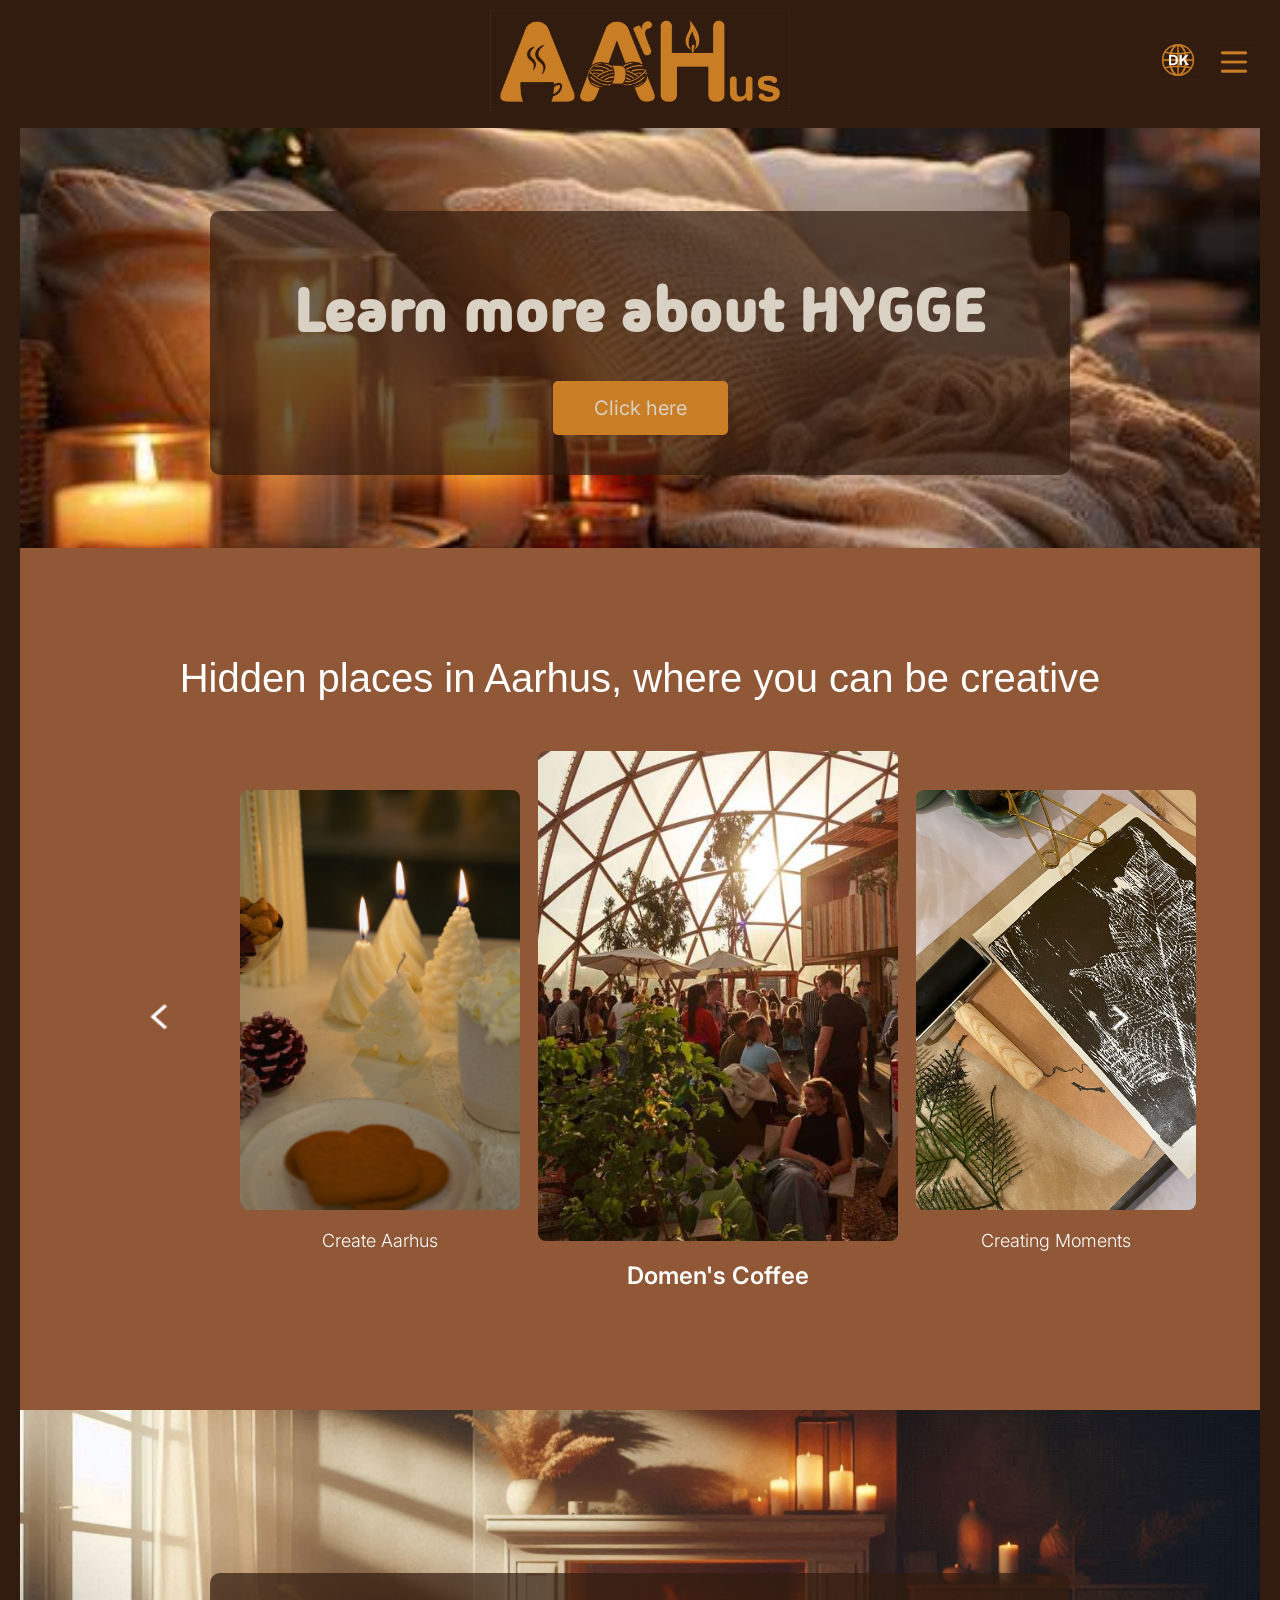
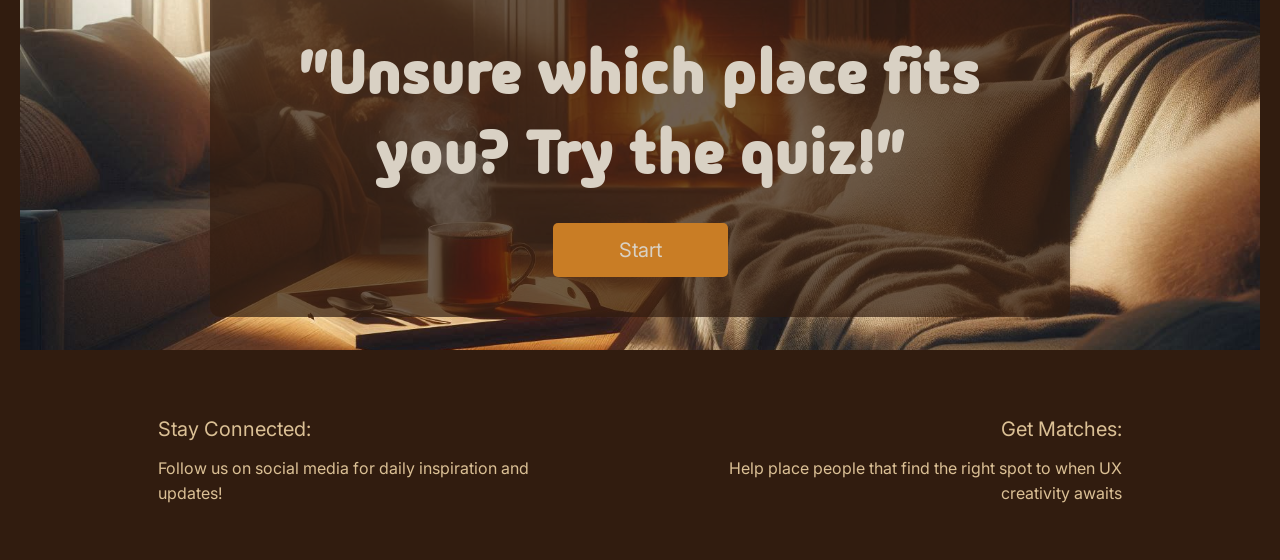
<file: index.html>
<!DOCTYPE html>
<html lang="en">
<head>
    <meta charset="UTF-8">
    <meta name="viewport" content="width=device-width, initial-scale=1.0">
    <title>Aarhus - Hygge</title>
    <link rel="stylesheet" href="index.css">
    <link rel="preconnect" href="https://fonts.googleapis.com">
    <link rel="preconnect" href="https://fonts.gstatic.com" crossorigin>
    <link href="https://fonts.googleapis.com/css2?family=Inter:ital,opsz,wght@0,14..32,100..900;1,14..32,100..900&family=Madimi+One&display=swap" rel="stylesheet">
</head>
<body>
    <!-- Header Section -->
    <header>
        <div class="nav-left">
        <!-- Empty but keeps balance -->
        </div>
        
        <a href="index.html">
            <img src="Pictures/Logo.jpg" alt="Logo" class="logo">
        </a>
        
        <div class="nav-right">
            <a href="translatedIndex.html" class="globe-btn">
                <img src="Pictures/Danish.jpg" alt="Language">
            </a>
            <button class="menu-btn" onclick="toggleMenu()">
                <img src="Pictures/Hamburger Menu.jpg" alt="Menu">
            </button>
        </div>

        <!-- Hamburger Menu Overlay -->
        <div class="menu-overlay" id="menuOverlay">
            <button class="close-btn" onclick="toggleMenu()">×</button>
            <nav class="menu-content">
                <a href="index.html">Home</a>
                <a href="Hygge.html">Hygge</a>
                <a href="CreateAarhus.html">Create Aarhus</a>
                <a href="Domen's.html">Domen's Coffee</a>
                <a href="CreatingMemories.html">Create Moments</a>
                <a href="Quiz.html">Quiz</a>
            </nav>
        </div>

    </header>

  <!-- Learn More Section -->
   <section class="hero">
    <div class="hero-text">
        <h1>Learn more about HYGGE</h1>
        <a href="Hygge.html">
            <button class="active-button">Click here</button>
        </a>
    </div>
</section>

    <!-- Gallery -->
    <section class="gallery-section">
        <h2>Hidden places in Aarhus, where you can be creative</h2>
        
        <div class="gallery">
            <button class="arrow-left">
                <img src="Pictures/Left Change.png" alt="arrow-left">
            </button>
            <div class="gallery-images">
                <a href="CreateAarhus.html" class="gallery-link image-left">
                <img src="Pictures/Create Aarhus Home.jpg" alt="Candles">
                <div class="overlay">
                    <h3>Create Aarhus</h3>
                </div>
            </a>

            <a href="Domen's.html" class="gallery-link image-central">
                <img src="Pictures/Domen Home.jpg" alt="Coffee Shop">
                <div class="overlay">
                    <h3>Domen's Coffee</h3>
                </div>
            </a>

            <a href="CreatingMemories.html" class="gallery-link image-right">
                <img src="Pictures/Creating Moments Home.jpg" alt="Knitting">
                <div class="overlay">
                    <h3>Creating Moments</h3>
                </div>
            </a>
            </div>
            <button class="arrow-right">
                <img src="Pictures/Right Change.png" alt="arrow-right">
            </button>
        </div>
    </section>

    <!-- Hygge Quiz Section -->
    <section class="quiz-section">
        <div class="quiz-text">
            <h1>"Unsure which place fits you? Try the quiz!"</h1>
            <a href="Quiz.html">
            <button class="active-button">Start</button>
        </a>
        </div>
    </section>

    <!-- footer section -->
    <footer>
        <div class="footer-column">
            <h4>Stay Connected:</h4>
            <p>Follow us on social media for daily inspiration and updates!</p>
        </div>
        <div class="footer-column">
            <h4>Get Matches:</h4>
            <p>Help place people that find the right spot to when UX creativity awaits</p>
        </div>
    </footer>

   <script src="index.js"></script>
</body>
</html>
</file>
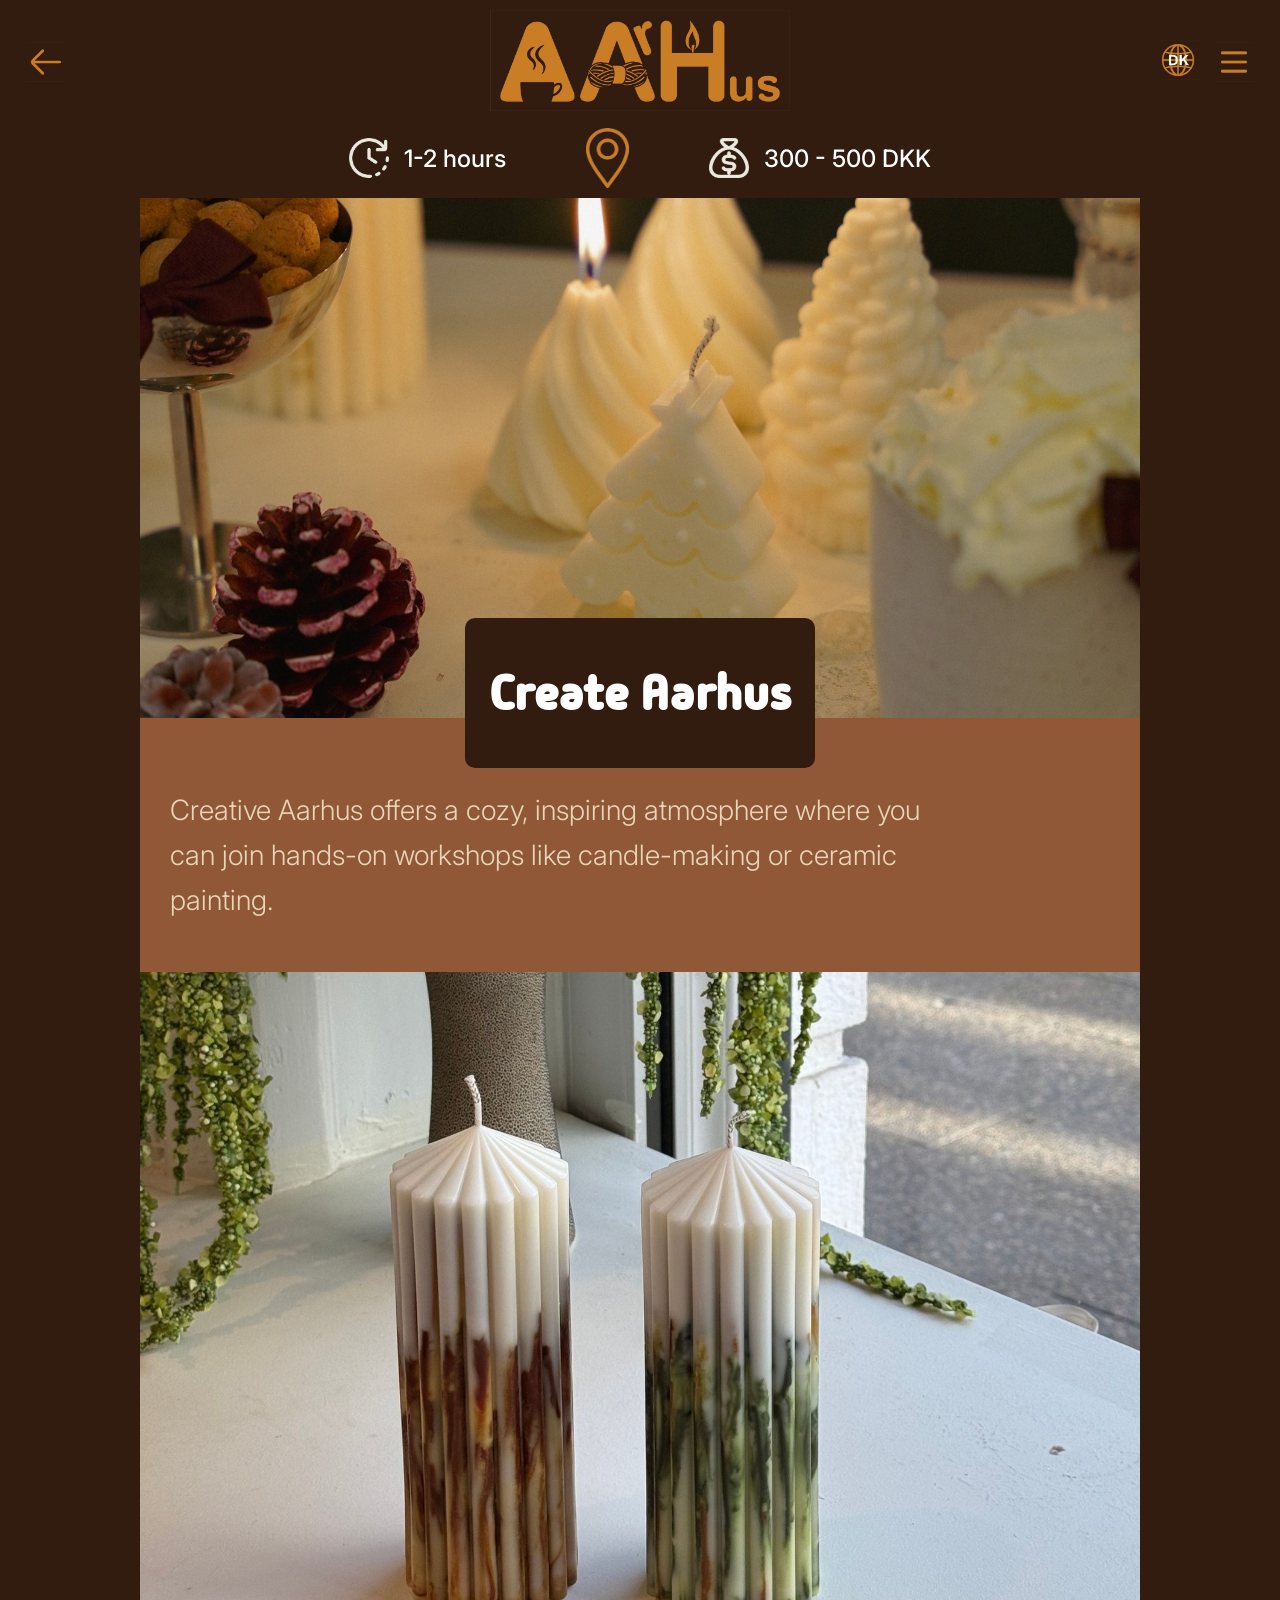
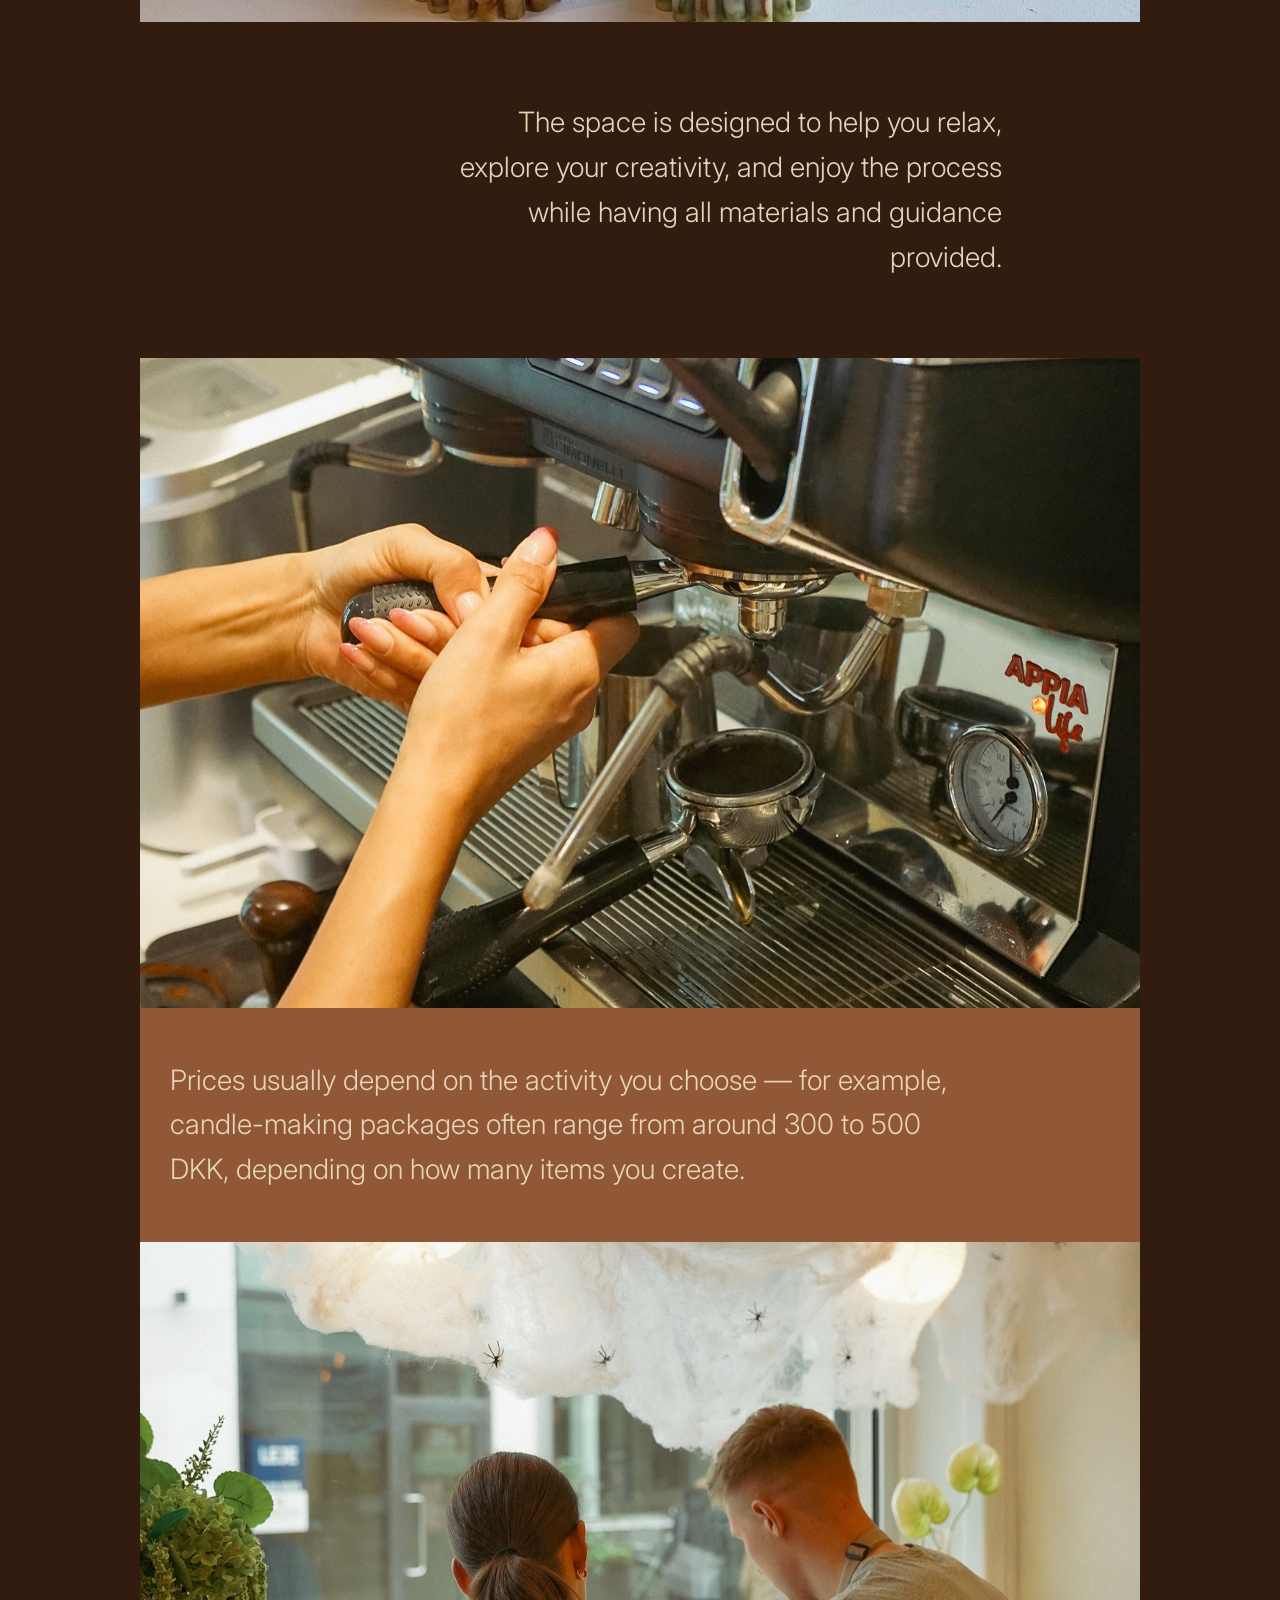
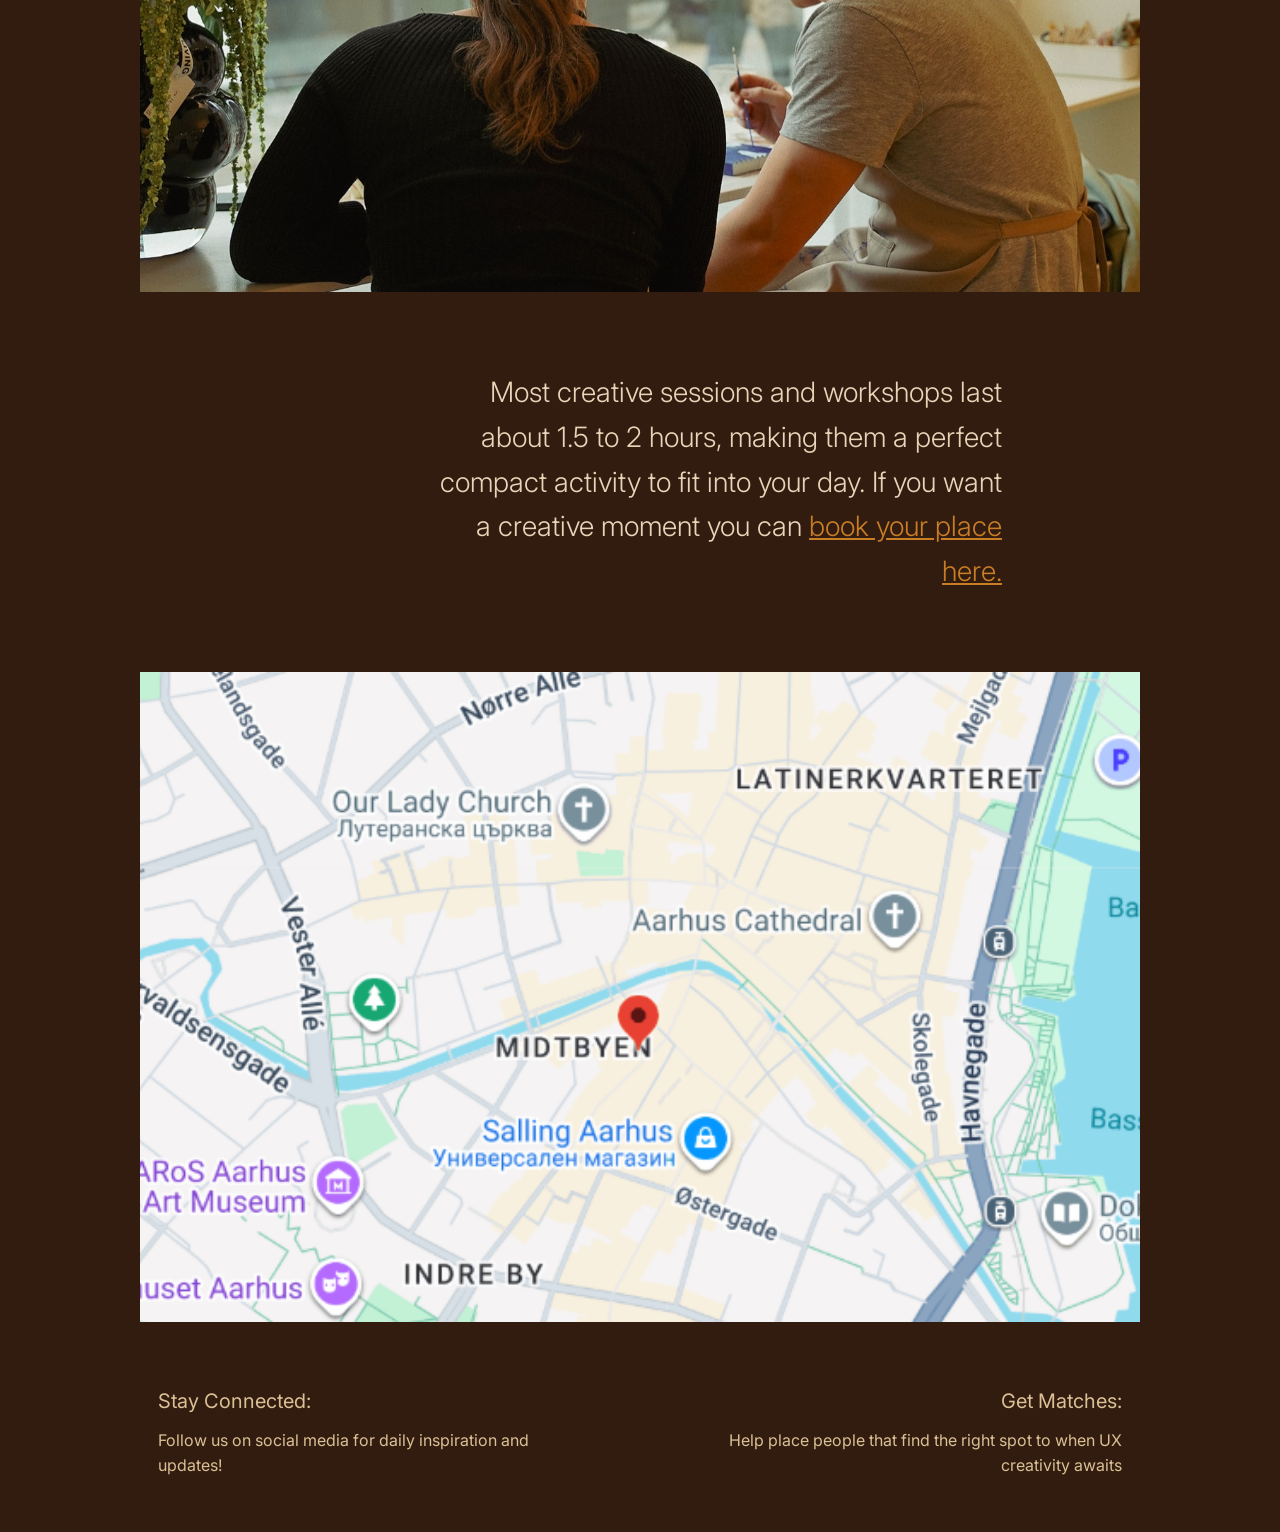
<file: CreateAarhus.html>
<!DOCTYPE html>
<html lang="en">
<head>
    <meta charset="UTF-8">
    <meta name="viewport" content="width=device-width, initial-scale=1.0">
    <title>Document</title>
    <link rel="stylesheet" href="Places.css">
    <link rel="preconnect" href="https://fonts.googleapis.com">
    <link rel="preconnect" href="https://fonts.gstatic.com" crossorigin>
    <link href="https://fonts.googleapis.com/css2?family=Inter:ital,opsz,wght@0,14..32,100..900;1,14..32,100..900&family=Madimi+One&display=swap" rel="stylesheet">
</head>
<body>
     <!-- Header Section -->
    <header>
        <div class="nav-left">
        <button class="back-btn" onclick="window.location.href='index.html';">
            <img src="Pictures/Back Btn.jpg" alt="Back">
        </button>
        </div>
        
        <a href="index.html">
            <img src="Pictures/Logo.jpg" alt="Logo" class="logo">
        </a>
        
        <div class="nav-right">
            <a href="translatedCreateAarhus.html" class="globe-btn">
                <img src="Pictures/Danish.jpg" alt="Language">
            </a>
            <button class="menu-btn" onclick="toggleMenu()">
                <img src="Pictures/Hamburger Menu.jpg" alt="Menu">
            </button>
        </div>

         <!-- Hamburger Menu Overlay -->
        <div class="menu-overlay" id="menuOverlay">
            <button class="close-btn" onclick="toggleMenu()">×</button>
            <nav class="menu-content">
                <a href="index.html">Home</a>
                <a href="Hygge.html">Hygge</a>
                <a href="CreateAarhus.html">Create Aarhus</a>
                <a href="Domen's.html">Domen's Coffee</a>
                <a href="CreatingMemories.html">Create Moments</a>
                <a href="Quiz.html">Quiz</a>
            </nav>
        </div>

    </header>

    <!-- Info Banner Section -->
    <section class="info-banner">
        <div class="info-container">
    <div class="info-item">
        <img src="Pictures/Clock.png" alt="Clock" class="info-icon">
        <span>1-2 hours</span>
    </div>
    <a href="#map" class="info-item">
        <img src="Pictures/loc.png" alt="Location" class="info-icon">
    </a>
    <div class="info-item">
        <img src="Pictures/Cost.png" alt="Price" class="info-icon">
        <span>300 - 500 DKK</span>
    </div>
</div>
    </section>

<!-- Image Section 1 -->
<section class="place-hero">
    <img src="Pictures/Create Aarhus Home.jpg" alt="Create Aarhus Workshop" class="place-image">
    <div class="place-title">
        <h2>Create Aarhus</h2>
    </div>
</section>

<!-- Left Text 1 -->
<section class="description-section-with-square">
    <p>Creative Aarhus offers a cozy, inspiring atmosphere where you can join hands-on workshops like candle-making or ceramic painting.</p>
</section>

<!-- Image Section 2 -->
<section class="content-image-section">
    <img src="Pictures/Candles Desktop.jpg" alt="Handmade candles" class="content-image">
</section>

<!-- Right Text 1 -->
<section class="quote-section">
    <p>The space is designed to help you relax, explore your creativity, and enjoy the process while having all materials and guidance provided.</p>
</section>

<!-- Image Section 3 -->
<section class="content-image-section">
    <img src="Pictures/Barista.jpg" alt="Handmade candles" class="content-image">
</section>

<!-- Left Text 2 -->
<section class="description-section">
    <p>Prices usually depend on the activity you choose — for example, candle-making packages often range from around 300 to 500 DKK, depending on how many items you create.</p>
</section>

<!-- Image Section  -->
<section class="content-image-section">
    <img src="Pictures/Customers.jpg" alt="Handmade candles" class="content-image">
</section>

<!-- Right Text 2 -->
<section class="quote-section">
    <p>Most creative sessions and workshops last about 1.5 to 2 hours, making them a perfect compact activity to fit into your day. If you want a creative moment you can <a href="https://reservation.umai.io/da/widget/candle-studio?_gl=1*1pk25ti*_ga*MzA5OTM4MjI3LjE3NjUyNzg0NzY.*_ga_D17J4DGEZP*czE3NjUyODA4NzQkbzIkZzEkdDE3NjUyODEwNDEkajMxJGwwJGgw" target="_blank">
        book your place here.</a></p>
</section>

<!-- Map  -->
<section id="map" class="content-image-section">
    <a href="https://www.google.com/maps/place/Frederiksgade+24,+8000+Aarhus/@56.155648,10.203156,17z/data=!3m1!4b1!4m6!3m5!1s0x464c3f93dd8423d5:0xea33bdad2637ea0c!8m2!3d56.155645!4d10.2057309!16s%2Fg%2F11rg5yybf0?entry=tts&g_ep=EgoyMDI1MTIwNy4wIPu8ASoASAFQAw%3D%3D&skid=fd1d3e82-8aca-4889-be97-84119e05b795" target="_blank">
    <img src="Pictures/CAmap.png" alt="Handmade candles" class="content-image">
    </a>
</section>

<!-- footer section -->
    <footer>
        <div class="footer-column">
            <h4>Stay Connected:</h4>
            <p>Follow us on social media for daily inspiration and updates!</p>
        </div>
        <div class="footer-column">
            <h4>Get Matches:</h4>
            <p>Help place people that find the right spot to when UX creativity awaits</p>
        </div>
    </footer>

<script src="CreateAarhus.js"></script>
</body>
</html>
</file>
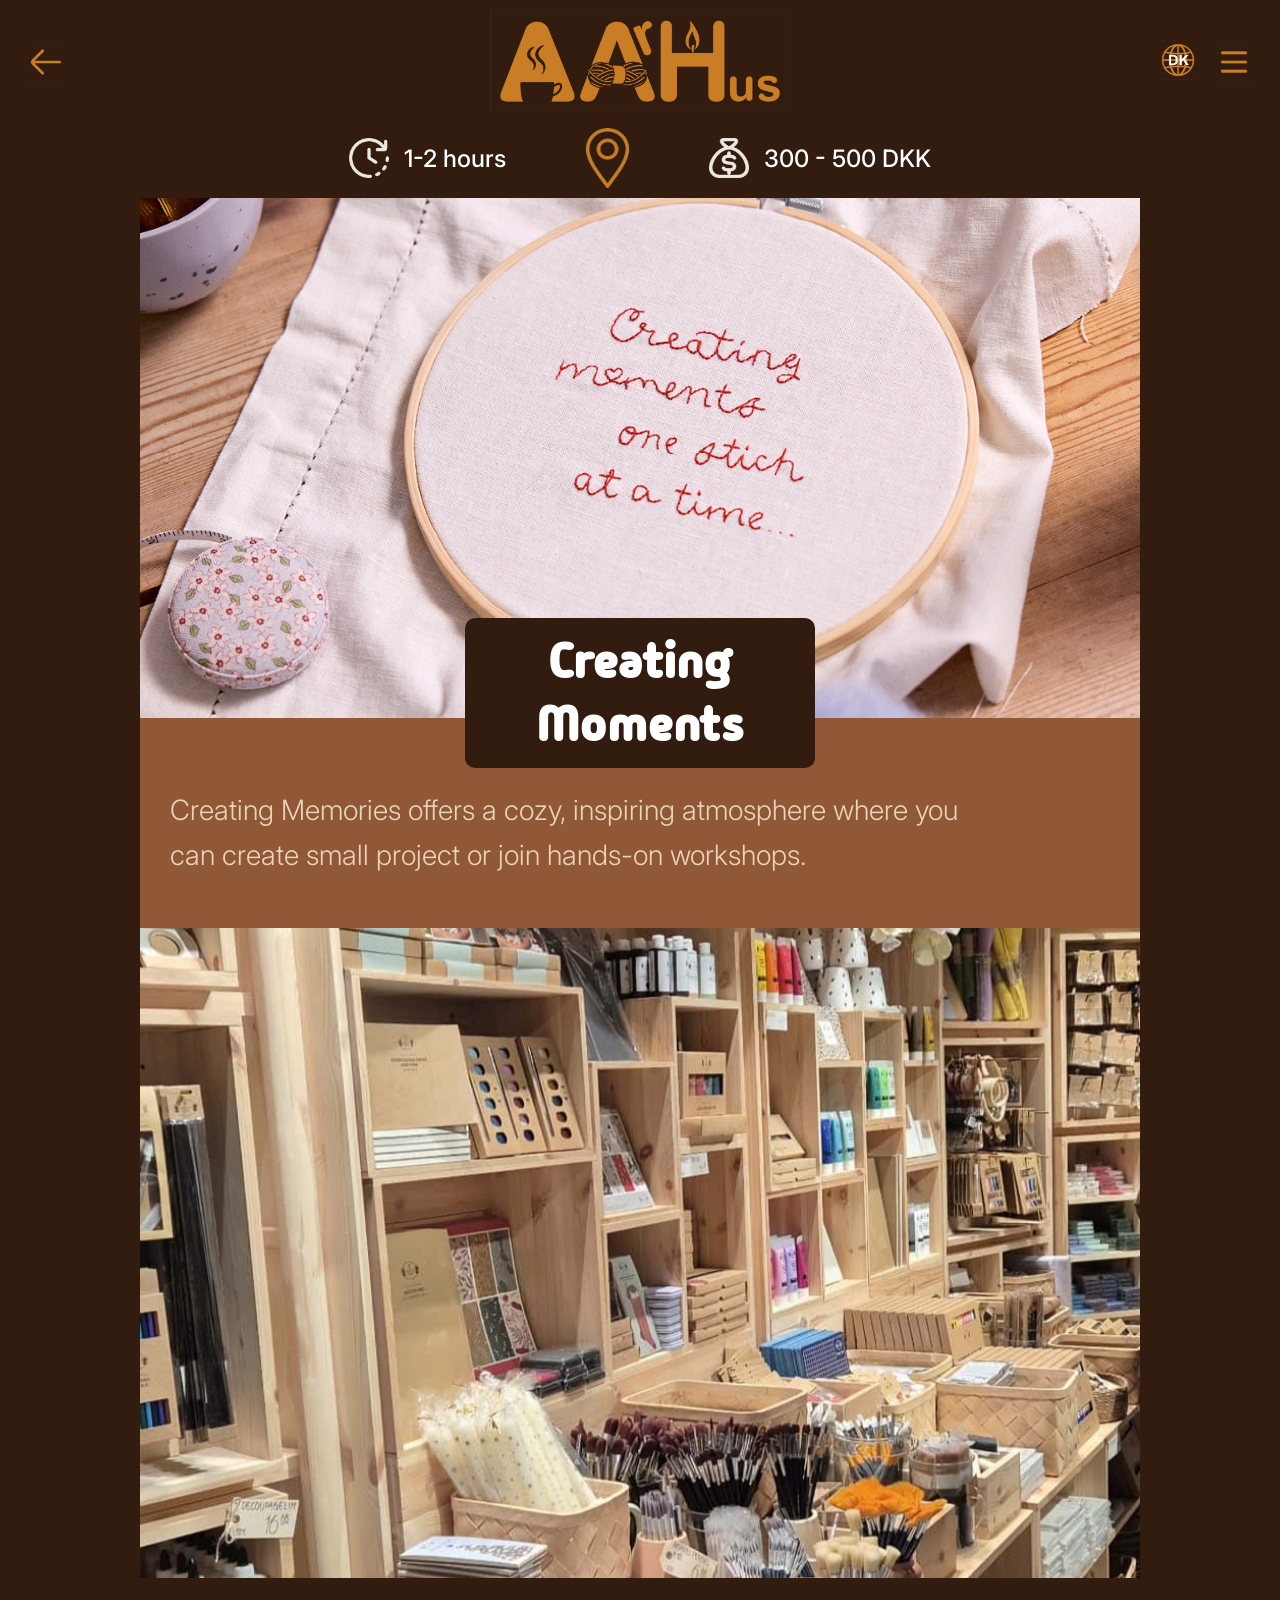
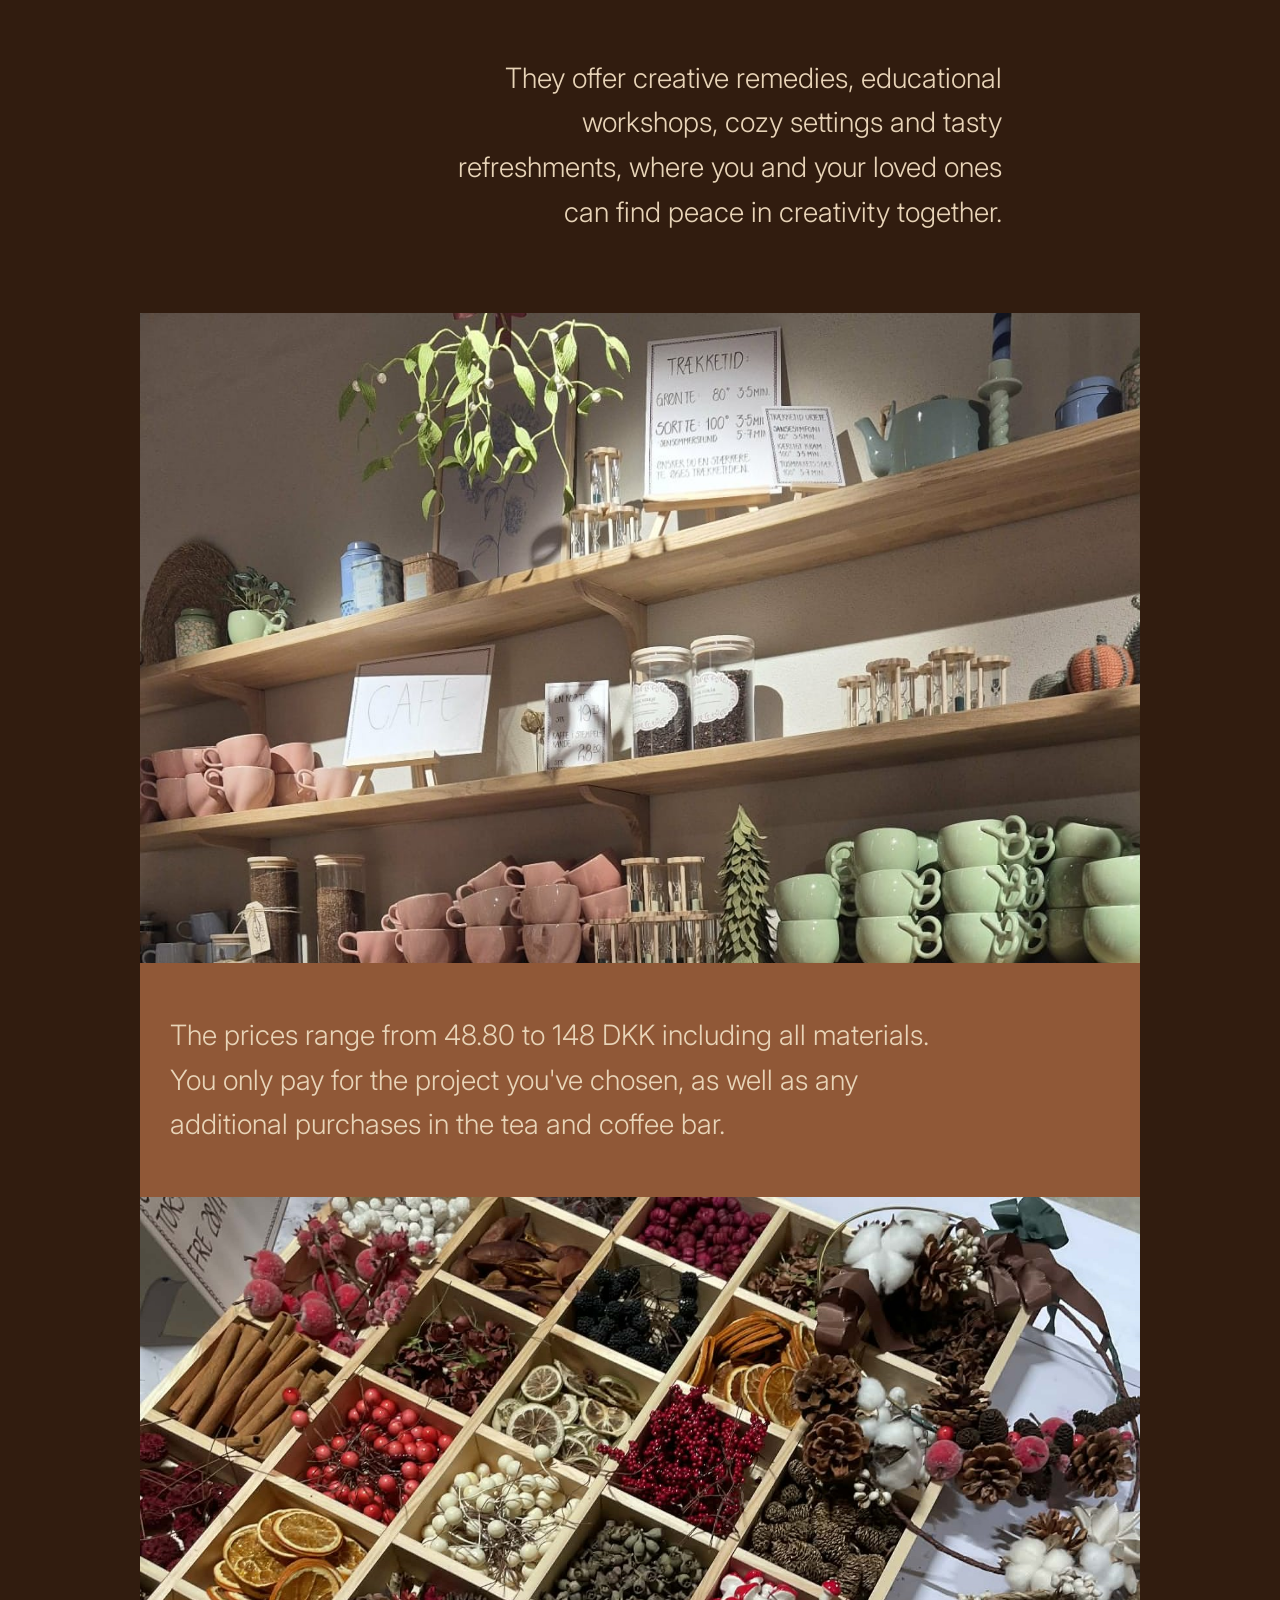
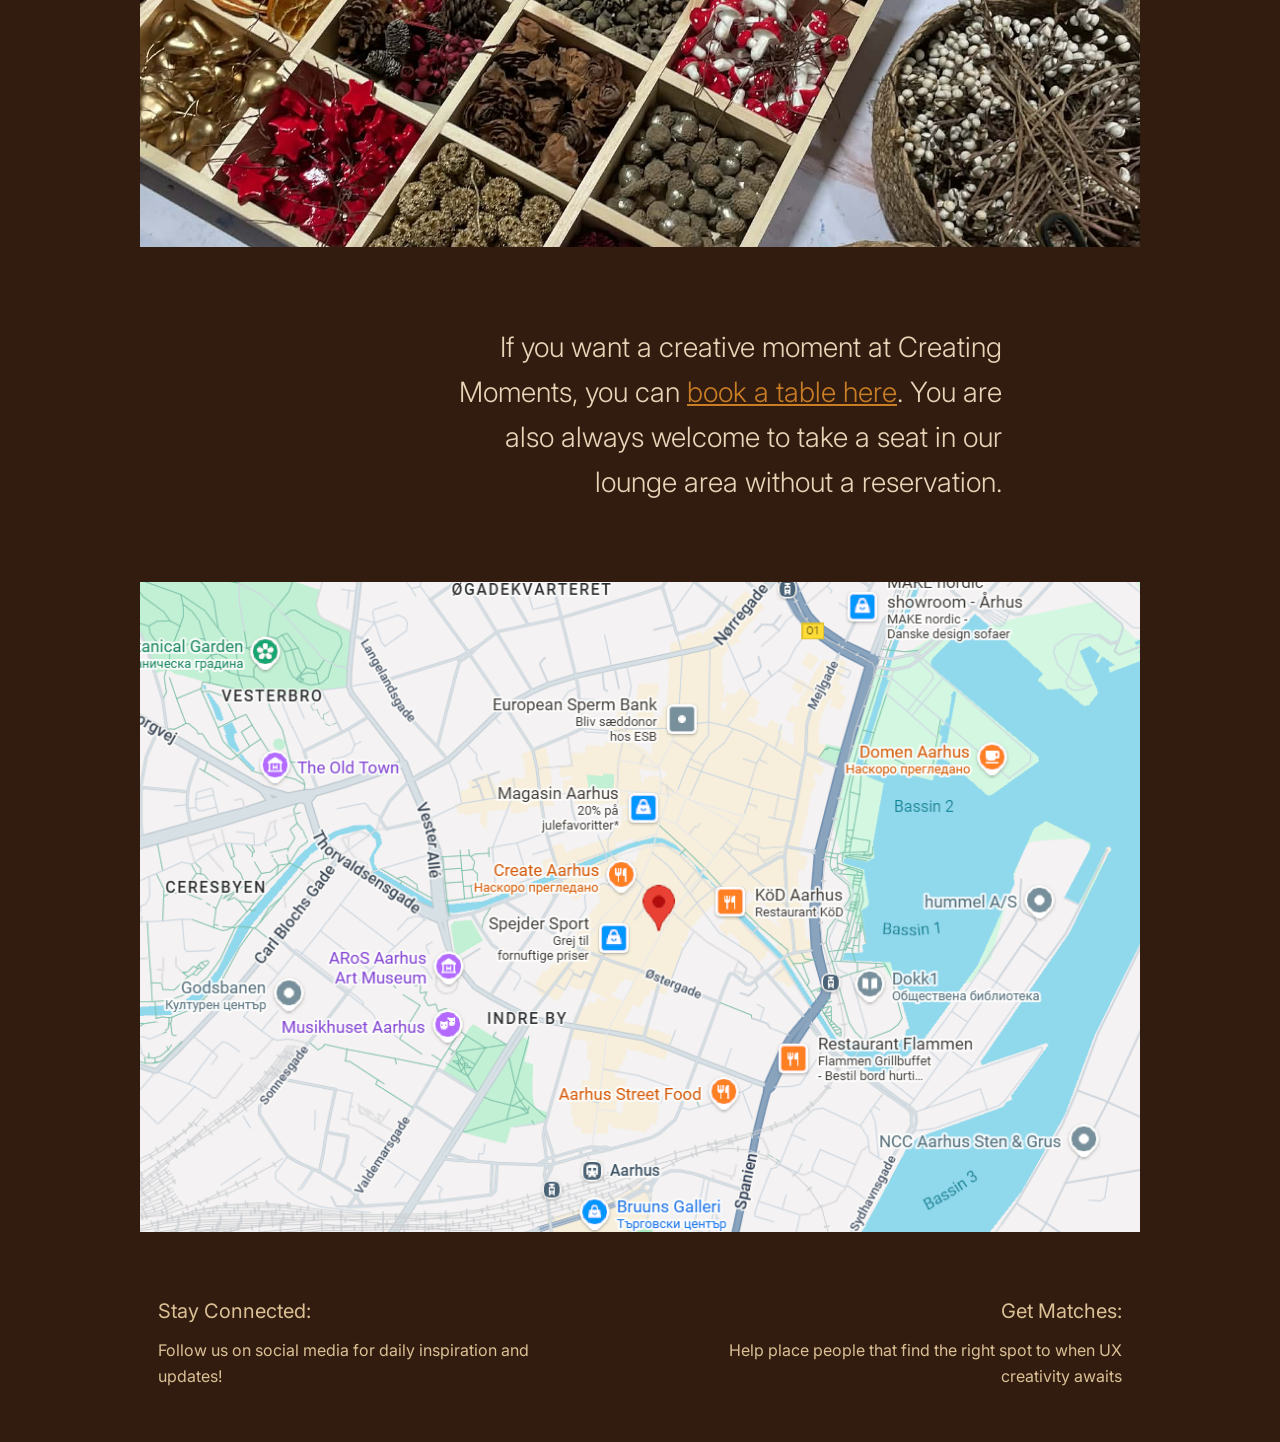
<file: CreatingMemories.html>
<!DOCTYPE html>
<html lang="en">
<head>
    <meta charset="UTF-8">
    <meta name="viewport" content="width=device-width, initial-scale=1.0">
    <title>Document</title>
    <link rel="stylesheet" href="Places.css">
    <link rel="preconnect" href="https://fonts.googleapis.com">
    <link rel="preconnect" href="https://fonts.gstatic.com" crossorigin>
    <link href="https://fonts.googleapis.com/css2?family=Inter:ital,opsz,wght@0,14..32,100..900;1,14..32,100..900&family=Madimi+One&display=swap" rel="stylesheet">
</head>
<body>
    <!-- Header Section -->
    <header>
        <div class="nav-left">
        <button class="back-btn" onclick="window.location.href='index.html';">
            <img src="Pictures/Back Btn.jpg" alt="Back">
        </button>
        </div>
        
        <a href="index.html">
            <img src="Pictures/Logo.jpg" alt="Logo" class="logo">
        </a>
        
        <div class="nav-right">
            <a href="translatedCreatingMoments.html" class="globe-btn">
                <img src="Pictures/Danish.jpg" alt="Language">
            </a>
            <button class="menu-btn" onclick="toggleMenu()">
                <img src="Pictures/Hamburger Menu.jpg" alt="Menu">
            </button>
        </div>

         <!-- Hamburger Menu Overlay -->
        <div class="menu-overlay" id="menuOverlay">
            <button class="close-btn" onclick="toggleMenu()">×</button>
            <nav class="menu-content">
                <a href="index.html">Home</a>
                <a href="Hygge.html">Hygge</a>
                <a href="CreateAarhus.html">Create Aarhus</a>
                <a href="Domen's.html">Domen's Coffee</a>
                <a href="CreatingMemories.html">Create Moments</a>
                <a href="Quiz.html">Quiz</a>
            </nav>
        </div>

    </header>
        <!-- Info Banner Section -->
    <section class="info-banner">
        <div class="info-container">
            <div class="info-item">
                <img src="Pictures/Clock.png" alt="Clock" class="info-icon">
                <span>1-2 hours</span>
            </div>
            <a href="#map" class="info-item">
                <img src="Pictures/loc.png" alt="Location" class="info-icon">
            </a>
            <div class="info-item">
                <img src="Pictures/Cost.png" alt="Price" class="info-icon">
                <span>300 - 500 DKK</span>
            </div>
        </div>
    </section>

<!-- Image Section 1 -->
<section class="place-hero">
    <img src="Pictures/CMoments1.jpg" alt="Create Aarhus Workshop" class="place-image">
    <div class="place-title">
        <h2>Creating Moments</h2>
    </div>
</section>

<!-- Left Text 1 -->
<section class="description-section-with-square">
    <p>Creating Memories offers a cozy, inspiring atmosphere where you can create small project or join hands-on workshops.</p>
</section>

<!-- Image Section 2 -->
<section class="content-image-section">
    <img src="Pictures/CMoments2.jpg" alt="Handmade candles" class="content-image">
</section>

<!-- Right Text 1 -->
<section class="quote-section">
    <p>They offer creative remedies, educational workshops, cozy settings and tasty refreshments, where you and your loved ones can find peace in creativity together.</p>
</section>

<!-- Image Section 3 -->
<section class="content-image-section">
    <img src="Pictures/CMoments3.jpg" alt="Handmade candles" class="content-image">
</section>

<!-- Left Text 2 -->
<section class="description-section">
    <p>The prices range from 48.80 to 148 DKK including all materials. You only pay for the project you've chosen, as well as any additional purchases in the tea and coffee bar.</p>
</section>

<!-- Image Section  -->
<section class="content-image-section">
    <img src="Pictures/CMoments4.jpg" alt="Handmade candles" class="content-image">
</section>

<!-- Right Text 2 -->
<section class="quote-section">
    <p>If you want a creative moment at Creating Moments, you can <a href="https://creatingmoments.understory.io/experience/7ca0815bdbcaffe2d94f2846f4b55e33" target="_blank">
        book a table here</a>. You are also always welcome to take a seat in our lounge area without a reservation.</p>
</section>

<!-- Map  -->
<section id="map" class="content-image-section">
    <a href="https://www.google.com/maps/place/S%C3%B8ndergade+22,+8000+Aarhus,+%D0%94%D0%B0%D0%BD%D0%B8%D1%8F/@56.1550014,10.1967293,15z/data=!4m6!3m5!1s0x464c3f91650fecc7:0xe865ee42dd1ded38!8m2!3d56.1549984!4d10.207029!16s%2Fg%2F11b8v65k7f?entry=ttu&g_ep=EgoyMDI1MTIwOS4wIKXMDSoASAFQAw%3D%3D" target="_blank">
    <img src="Pictures/CMmap.png" alt="Handmade candles" class="content-image">
    </a>
</section>

<!-- footer section -->
    <footer>
        <div class="footer-column">
            <h4>Stay Connected:</h4>
            <p>Follow us on social media for daily inspiration and updates!</p>
        </div>
        <div class="footer-column">
            <h4>Get Matches:</h4>
            <p>Help place people that find the right spot to when UX creativity awaits</p>
        </div>
    </footer>

<script src="CreateAarhus.js"></script>
</body>
</html>
</file>
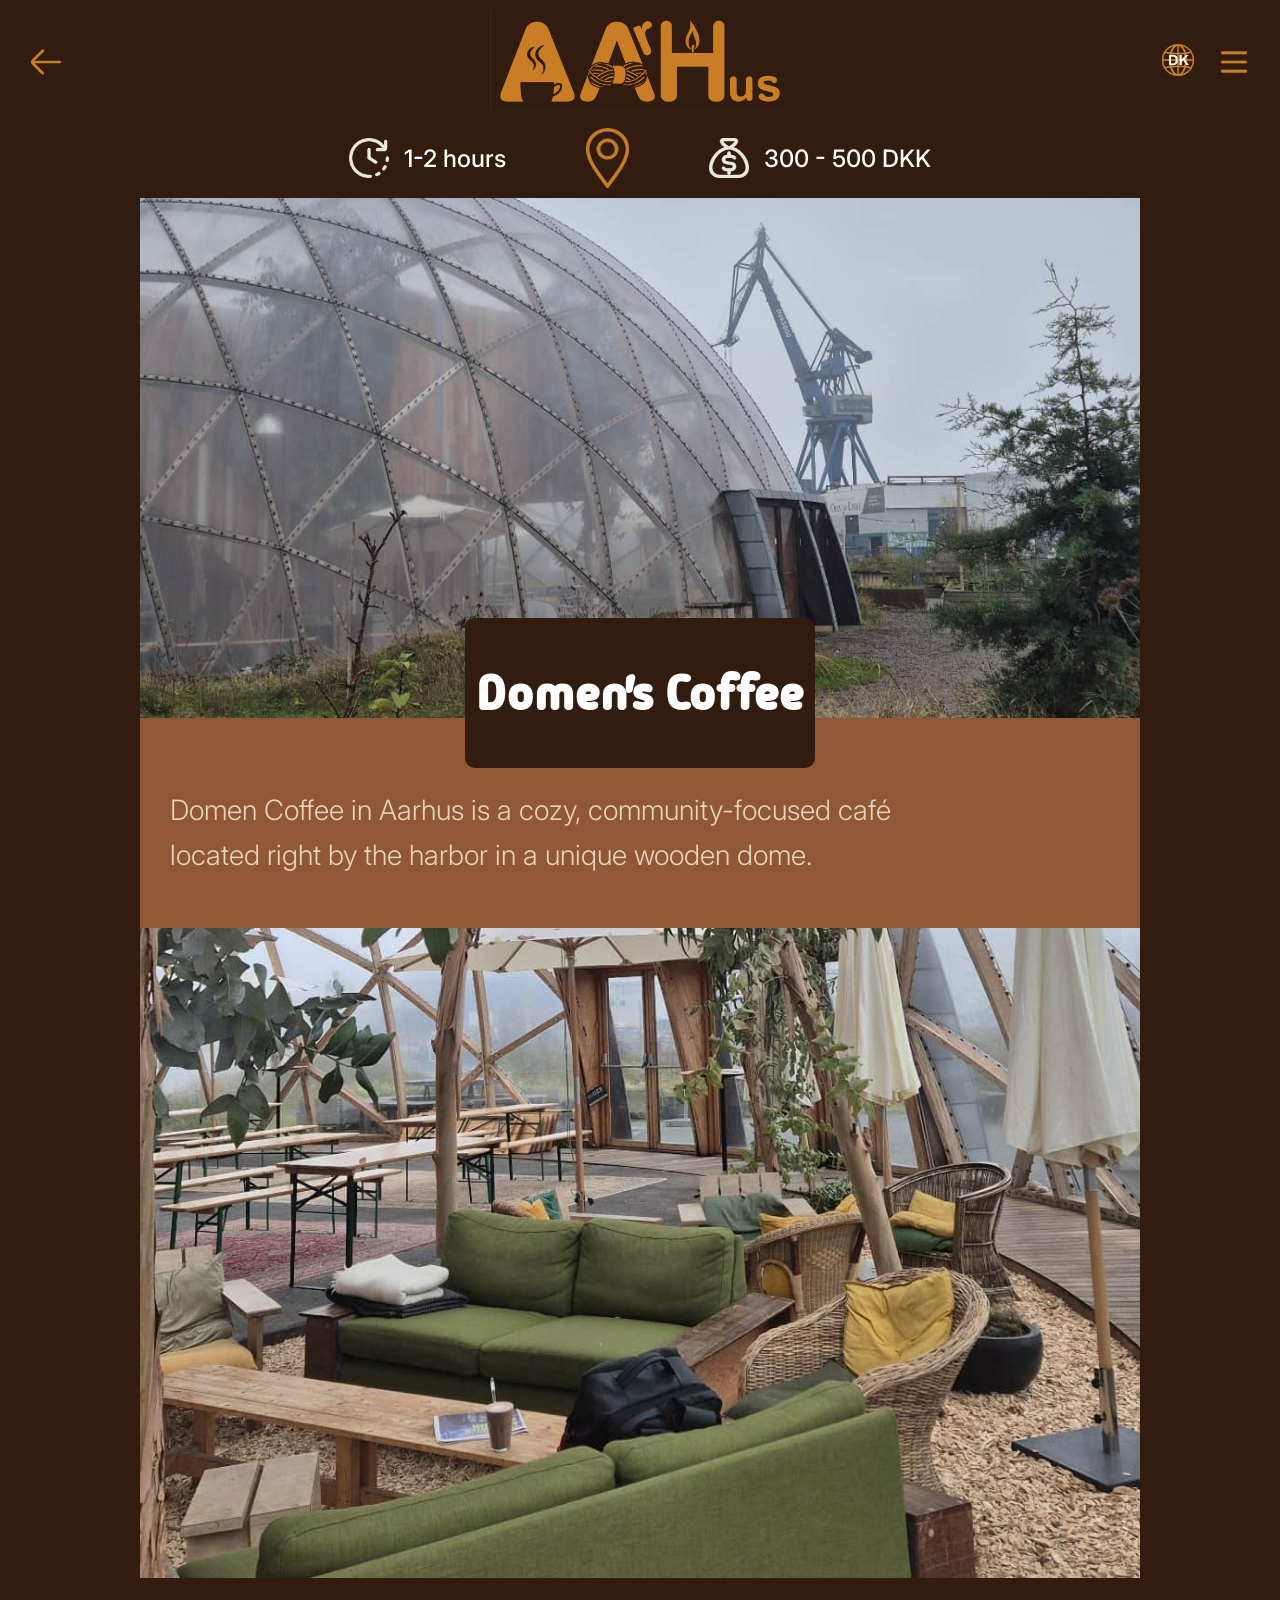
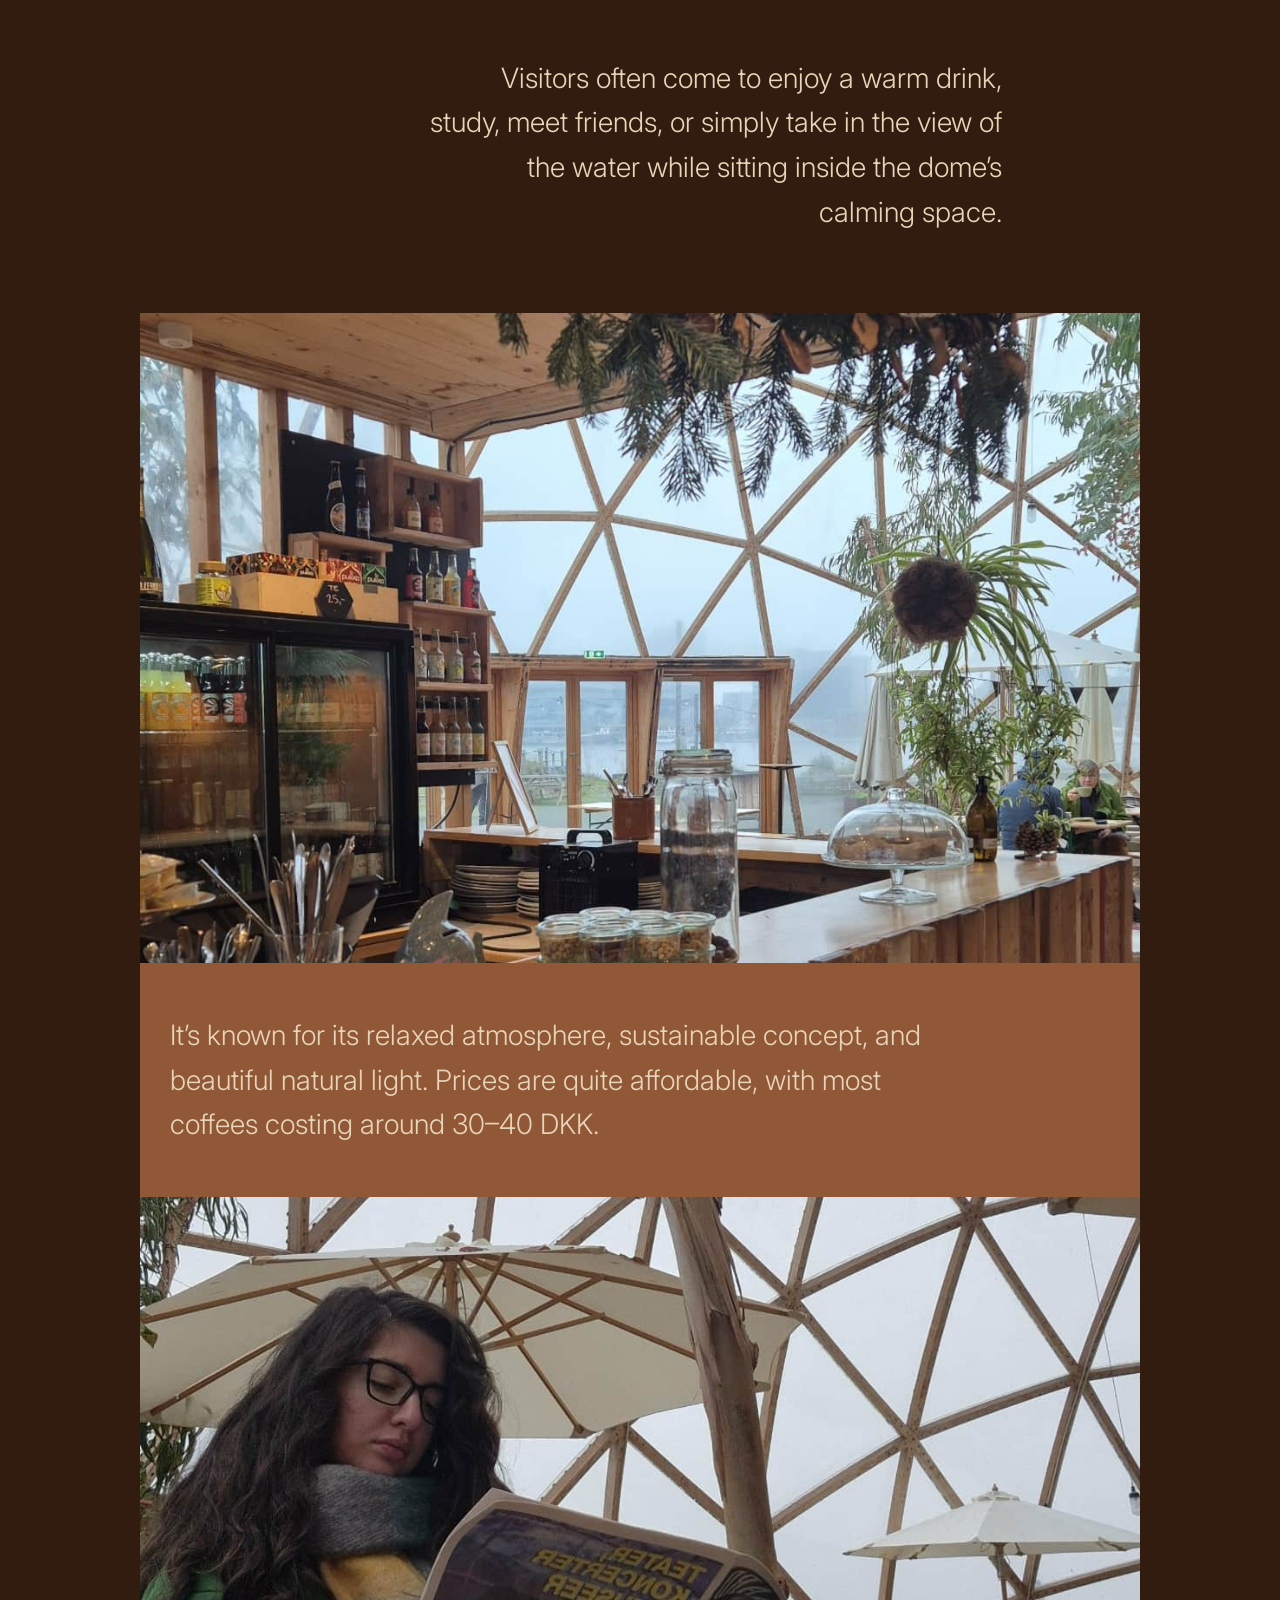
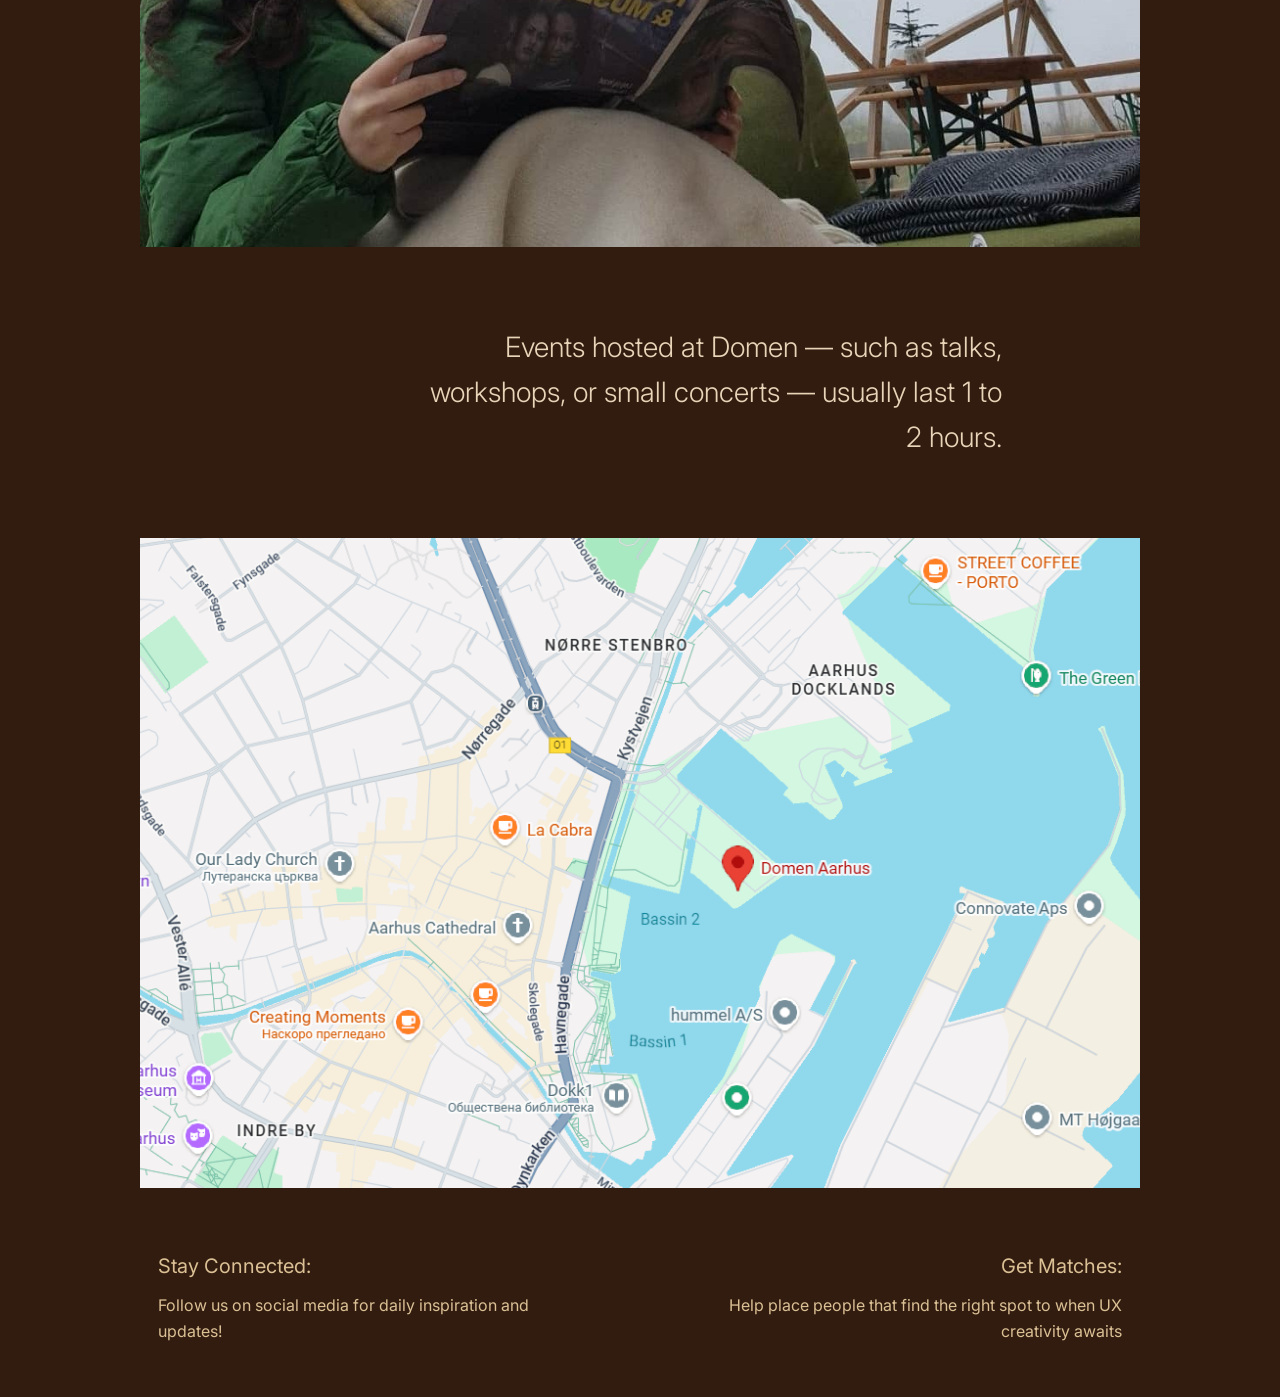
<file: Domen's.html>
<!DOCTYPE html>
<html lang="en">
<head>
    <meta charset="UTF-8">
    <meta name="viewport" content="width=device-width, initial-scale=1.0">
    <title>Document</title>
    <link rel="stylesheet" href="Places.css">
    <link rel="preconnect" href="https://fonts.googleapis.com">
    <link rel="preconnect" href="https://fonts.gstatic.com" crossorigin>
    <link href="https://fonts.googleapis.com/css2?family=Inter:ital,opsz,wght@0,14..32,100..900;1,14..32,100..900&family=Madimi+One&display=swap" rel="stylesheet">
</head>
<body>
    <!-- Header Section -->
    <header>
        <div class="nav-left">
        <button class="back-btn" onclick="window.location.href='index.html';">
            <img src="Pictures/Back Btn.jpg" alt="Back">
        </button>
        </div>
        
        <a href="index.html">
            <img src="Pictures/Logo.jpg" alt="Logo" class="logo">
        </a>
        
        <div class="nav-right">
            <a href="translatedDomen's.html" class="globe-btn">
                <img src="Pictures/Danish.jpg" alt="Language">
            </a>
            <button class="menu-btn" onclick="toggleMenu()">
                <img src="Pictures/Hamburger Menu.jpg" alt="Menu">
            </button>
        </div>

         <!-- Hamburger Menu Overlay -->
        <div class="menu-overlay" id="menuOverlay">
            <button class="close-btn" onclick="toggleMenu()">×</button>
            <nav class="menu-content">
                <a href="index.html">Home</a>
                <a href="Hygge.html">Hygge</a>
                <a href="CreateAarhus.html">Create Aarhus</a>
                <a href="Domen's.html">Domen's Coffee</a>
                <a href="CreatingMemories.html">Create Moments</a>
                <a href="Quiz.html">Quiz</a>
            </nav>
        </div>

    </header>

       <!-- Info Banner Section -->
    <section class="info-banner">
        <div class="info-container">
            <div class="info-item">
                <img src="Pictures/Clock.png" alt="Clock" class="info-icon">
                <span>1-2 hours</span>
            </div>
            <a href="#map" class="info-item">
                <img src="Pictures/loc.png" alt="Location" class="info-icon">
            </a>
            <div class="info-item">
                <img src="Pictures/Cost.png" alt="Price" class="info-icon">
                <span>300 - 500 DKK</span>
            </div>
        </div>
    </section>

<!-- Image Section 1 -->
<section class="place-hero">
    <img src="Pictures/Domen1.jpg" alt="Create Aarhus Workshop" class="place-image">
    <div class="place-title">
        <h2>Domen's Coffee</h2>
    </div>
</section>

<!-- Left Text 1 -->
<section class="description-section-with-square">
    <p>Domen Coffee in Aarhus is a cozy, community-focused café located right by the harbor in a unique wooden dome. </p>
</section>

<!-- Image Section 2 -->
<section class="content-image-section">
    <img src="Pictures/Domen2.jpg" alt="Handmade candles" class="content-image">
</section>

<!-- Right Text 1 -->
<section class="quote-section">
    <p>Visitors often come to enjoy a warm drink, study, meet friends, or simply take in the view of the water while sitting inside the dome’s calming space.</p>
</section>

<!-- Image Section 3 -->
<section class="content-image-section">
    <img src="Pictures/Domen3.jpg" alt="Handmade candles" class="content-image">
</section>

<!-- Left Text 2 -->
<section class="description-section">
    <p>It’s known for its relaxed atmosphere, sustainable concept, and beautiful natural light. Prices are quite affordable, with most coffees costing around 30–40 DKK.</p>
</section>

<!-- Image Section  -->
<section class="content-image-section">
    <img src="Pictures/ME.jpg" alt="Handmade candles" class="content-image">
</section>

<!-- Right Text 2 -->
<section class="quote-section">
    <p>Events hosted at Domen — such as talks, workshops, or small concerts — usually last 1 to 2 hours.</p>
</section>

<!-- Map  -->
<section id="map" class="content-image-section">
    <a href="https://www.google.com/maps/place/Domen+Aarhus/@56.1579655,10.213755,17z/data=!3m1!4b1!4m6!3m5!1s0x464c3fd5f8d07f37:0x82fe06162e4a6201!8m2!3d56.1579626!4d10.2186259!16s%2Fg%2F11hzymd8qf?entry=tts&g_ep=EgoyMDI1MTIwNy4wIPu8ASoASAFQAw%3D%3D&skid=a1626b2d-8731-48b1-bc36-5e2dcce976fe" target="_blank">
    <img src="Pictures/Dmap.png" alt="Handmade candles" class="content-image">
    </a>
</section>

<!-- footer section -->
    <footer>
        <div class="footer-column">
            <h4>Stay Connected:</h4>
            <p>Follow us on social media for daily inspiration and updates!</p>
        </div>
        <div class="footer-column">
            <h4>Get Matches:</h4>
            <p>Help place people that find the right spot to when UX creativity awaits</p>
        </div>
    </footer>

<script src="CreateAarhus.js"></script>
</body>
</html>
</file>
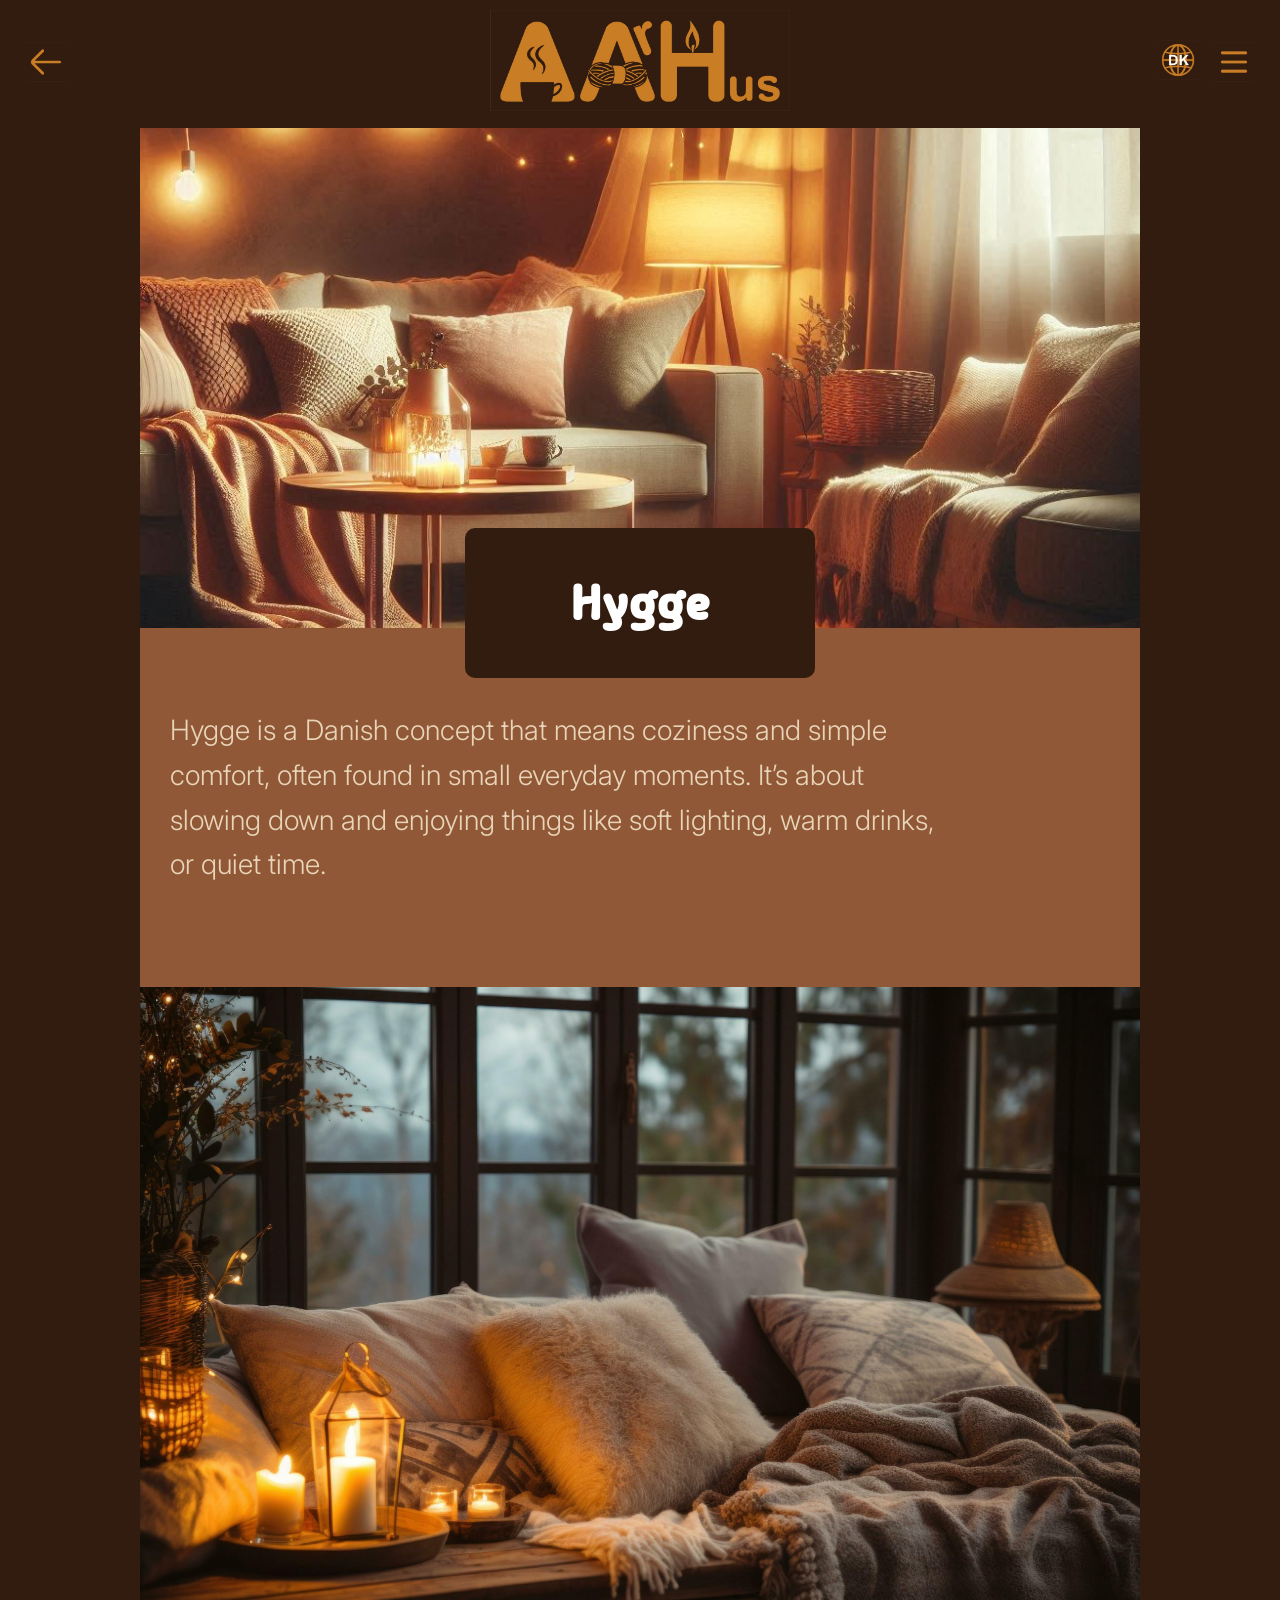
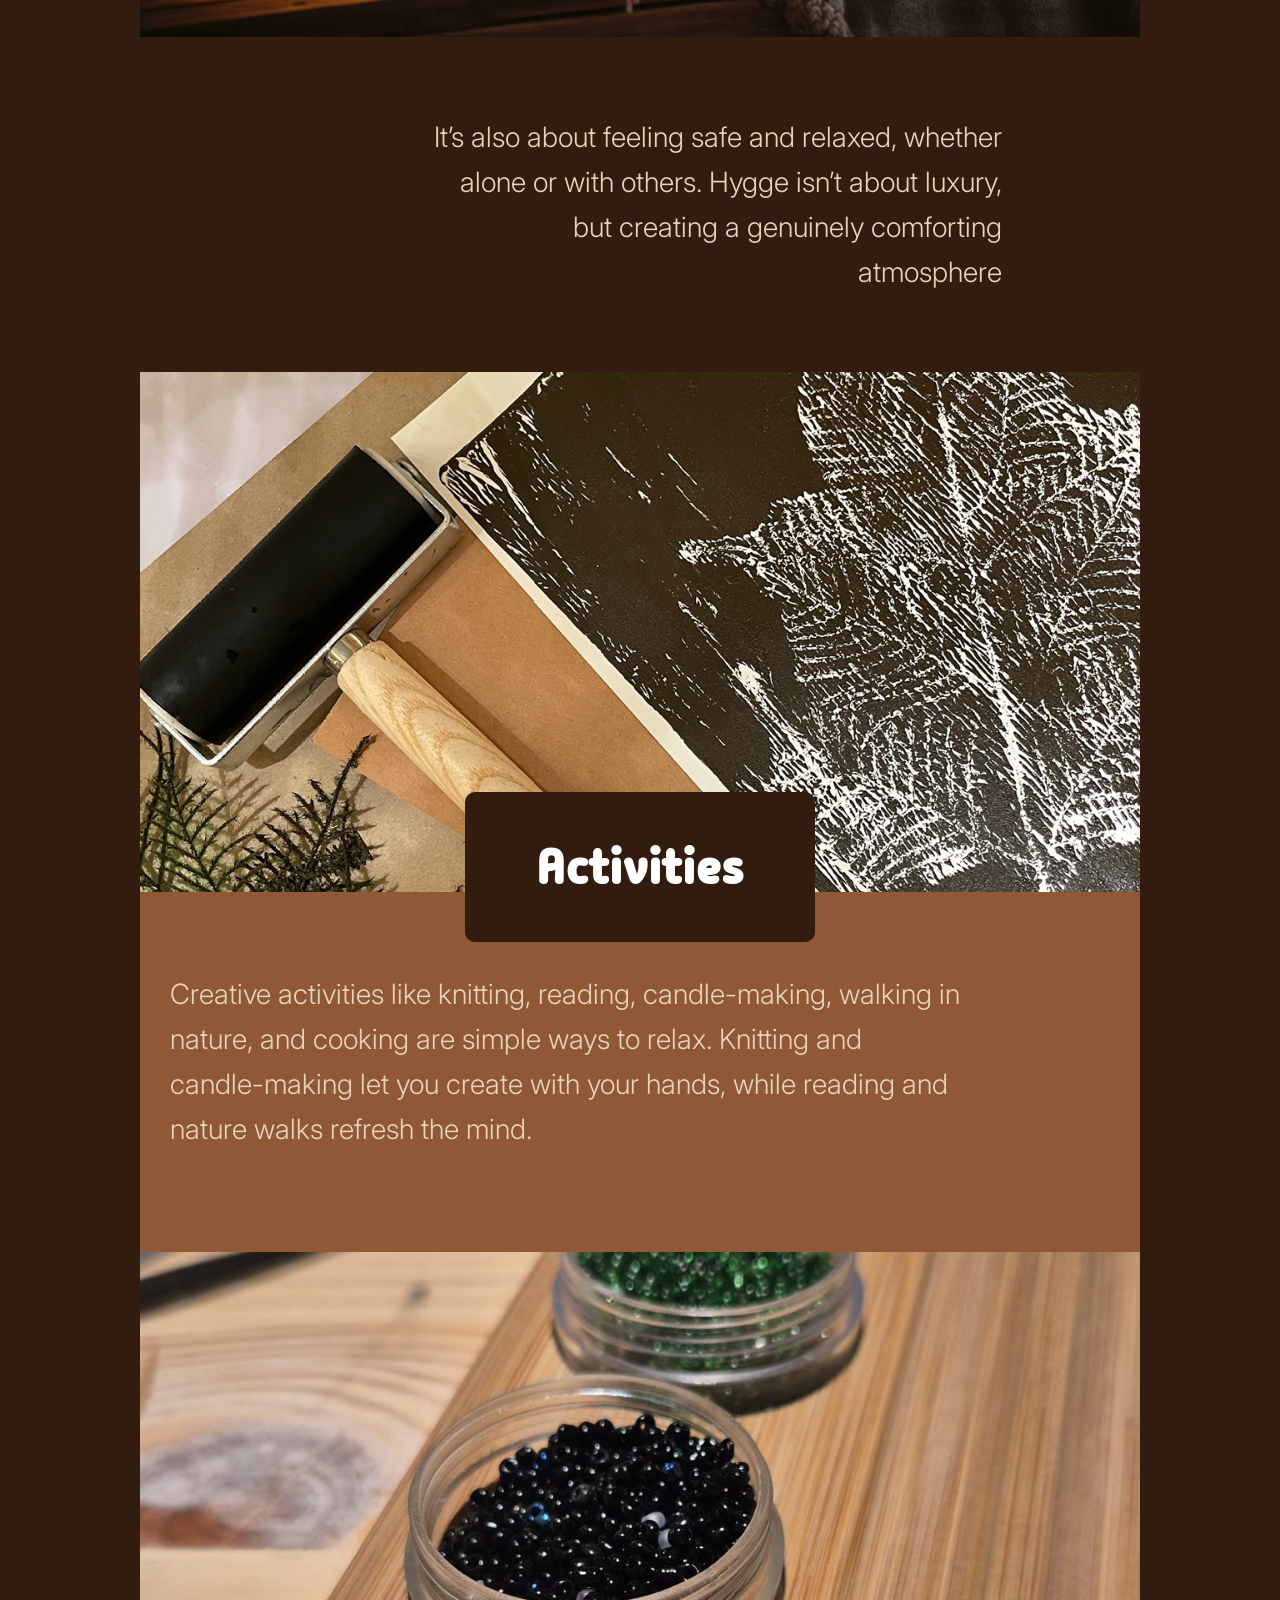
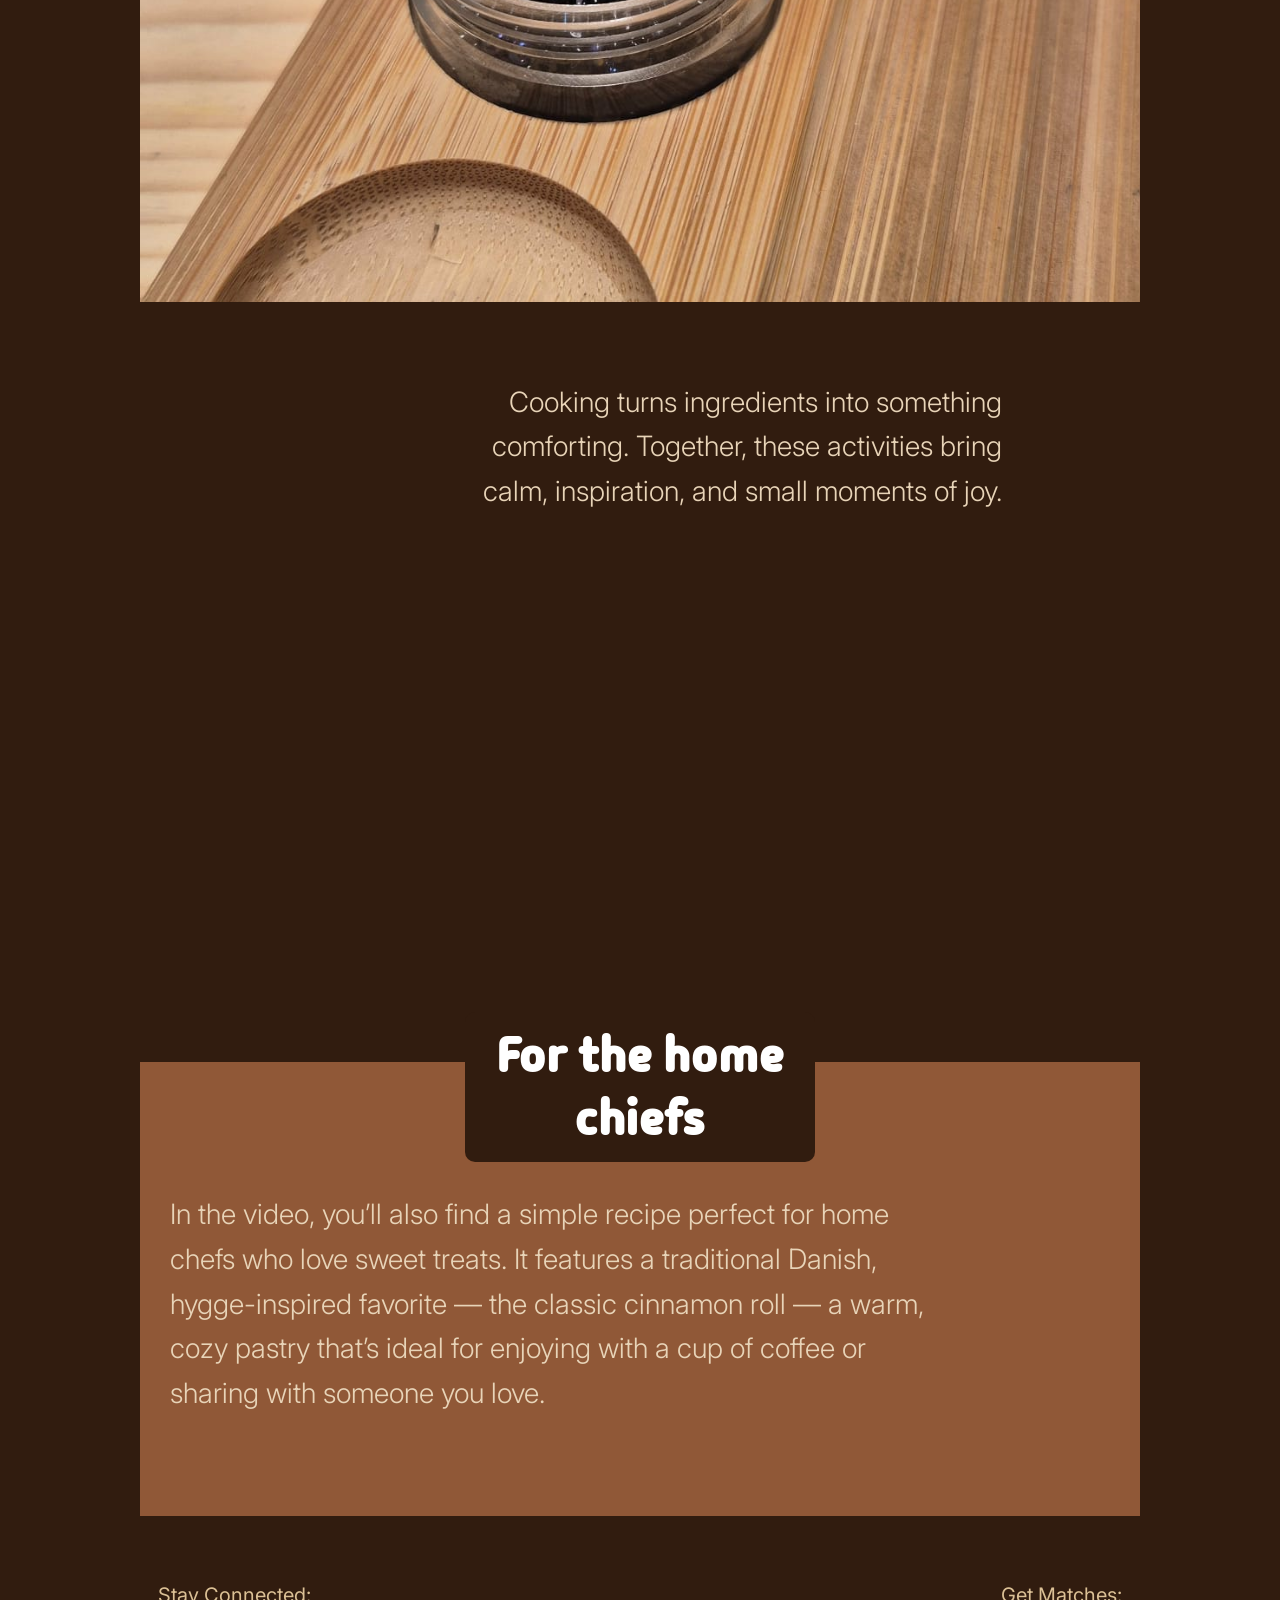
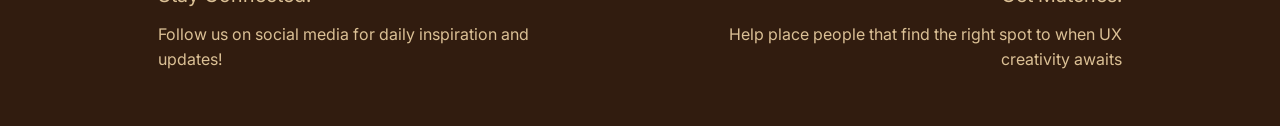
<file: Hygge.html>
<!DOCTYPE html>
<html lang="en">
<head>
    <meta charset="UTF-8">
    <meta name="viewport" content="width=device-width, initial-scale=1.0">
    <title>Document</title>
    <link rel="stylesheet" href="Hygge.css">
    <link rel="preconnect" href="https://fonts.googleapis.com">
    <link rel="preconnect" href="https://fonts.gstatic.com" crossorigin>
    <link href="https://fonts.googleapis.com/css2?family=Inter:ital,opsz,wght@0,14..32,100..900;1,14..32,100..900&family=Madimi+One&display=swap" rel="stylesheet">

</head>
<body>
     <!-- Header Section -->
    <header>
        <div class="nav-left">
        <button class="back-btn" onclick="window.location.href='index.html';">
            <img src="Pictures/Back Btn.jpg" alt="Back">
        </button>
        </div>
        
        <a href="index.html">
            <img src="Pictures/Logo.jpg" alt="Logo" class="logo">
        </a>
        
        <div class="nav-right">
            <a href="translatedHygge.html" class="globe-btn">
                <img src="Pictures/Danish.jpg" alt="Language">
            </a>
            <button class="menu-btn" onclick="toggleMenu()">
                <img src="Pictures/Hamburger Menu.jpg" alt="Menu">
            </button>
        </div>

         <!-- Hamburger Menu Overlay -->
        <div class="menu-overlay" id="menuOverlay">
            <button class="close-btn" onclick="toggleMenu()">×</button>
            <nav class="menu-content">
                <a href="index.html">Home</a>
                <a href="Hygge.html">Hygge</a>
                <a href="CreateAarhus.html">Create Aarhus</a>
                <a href="Domen's.html">Domen's Coffee</a>
                <a href="CreatingMemories.html">Create Moments</a>
                <a href="Quiz.html">Quiz</a>
            </nav>
        </div>

    </header>
    <!-- Image Section 1 -->
    <section class="place-hero">
        <img src="Pictures/Hygge1.jpg" alt="Hygge1" class="place-image">
        <div class="place-title">
            <h2>Hygge</h2>
        </div>
    </section>

    <!-- Left Text 1 -->
    <section class="description-section">
        <p>Hygge is a Danish concept that means coziness and simple comfort, often found in small everyday moments. It’s about slowing down and enjoying things like soft lighting, warm drinks, or quiet time.</p>
    </section>

    <!-- Image Section 2 -->
    <section class="content-image-section">
        <img src="Pictures/Hygge2.jpg" alt="Hygge2" class="content-image">
    </section>

    <!-- Right Text 1 -->
    <section class="quote-section">
        <p>It’s also about feeling safe and relaxed, whether alone or with others. Hygge isn’t about luxury, but creating a genuinely comforting atmosphere</p>
    </section>

    <!-- Image Section 3 -->
    <section class="place-hero">
        <img src="Pictures/Creating Moments Home.jpg" alt="Hygge1" class="place-image">
        <div class="place-title">
            <h2>Activities</h2>
        </div>
    </section>

    <!-- Left Text 2 -->
    <section class="description-section">
        <p>Creative activities like knitting, reading, candle-making, walking in nature, and cooking are simple ways to relax. Knitting and candle-making let you create with your hands, while reading and nature walks refresh the mind.</p>
    </section>

    <!-- Image Section 4 -->
    <section class="content-image-section">
        <img src="Pictures/Hygge3.jpg" alt="Hygge2" class="content-image">
    </section>

    <!-- Right Text 2 -->
    <section class="quote-section">
        <p>Cooking turns ingredients into something comforting. Together, these activities bring calm, inspiration, and small moments of joy.</p>
    </section>

    <!-- Image Section 5 -->
    <section class="place-hero">
        <iframe width="1000" height="520" src="https://www.youtube.com/embed/EGeoQnoyN8E?si=HJii-nuadoEkhbdd" title="YouTube video player" frameborder="0" allow="accelerometer; autoplay; clipboard-write; encrypted-media; gyroscope; picture-in-picture; web-share" referrerpolicy="strict-origin-when-cross-origin" allowfullscreen></iframe>
        <div class="place-title">
            <h2>For the home chiefs</h2>
        </div>
    </section>

    <!-- Left Text 2 -->
    <section class="description-section">
        <p>In the video, you’ll also find a simple recipe perfect for home chefs who love sweet treats. It features a traditional Danish, hygge-inspired favorite — the classic cinnamon roll — a warm, cozy pastry that’s ideal for enjoying with a cup of coffee or sharing with someone you love.</p>
    </section>

    <!-- footer section -->
    <footer>
        <div class="footer-column">
            <h4>Stay Connected:</h4>
            <p>Follow us on social media for daily inspiration and updates!</p>
        </div>
        <div class="footer-column">
            <h4>Get Matches:</h4>
            <p>Help place people that find the right spot to when UX creativity awaits</p>
        </div>
    </footer>

    <script src="Hygge.js"></script>
</body>
</html>
</file>
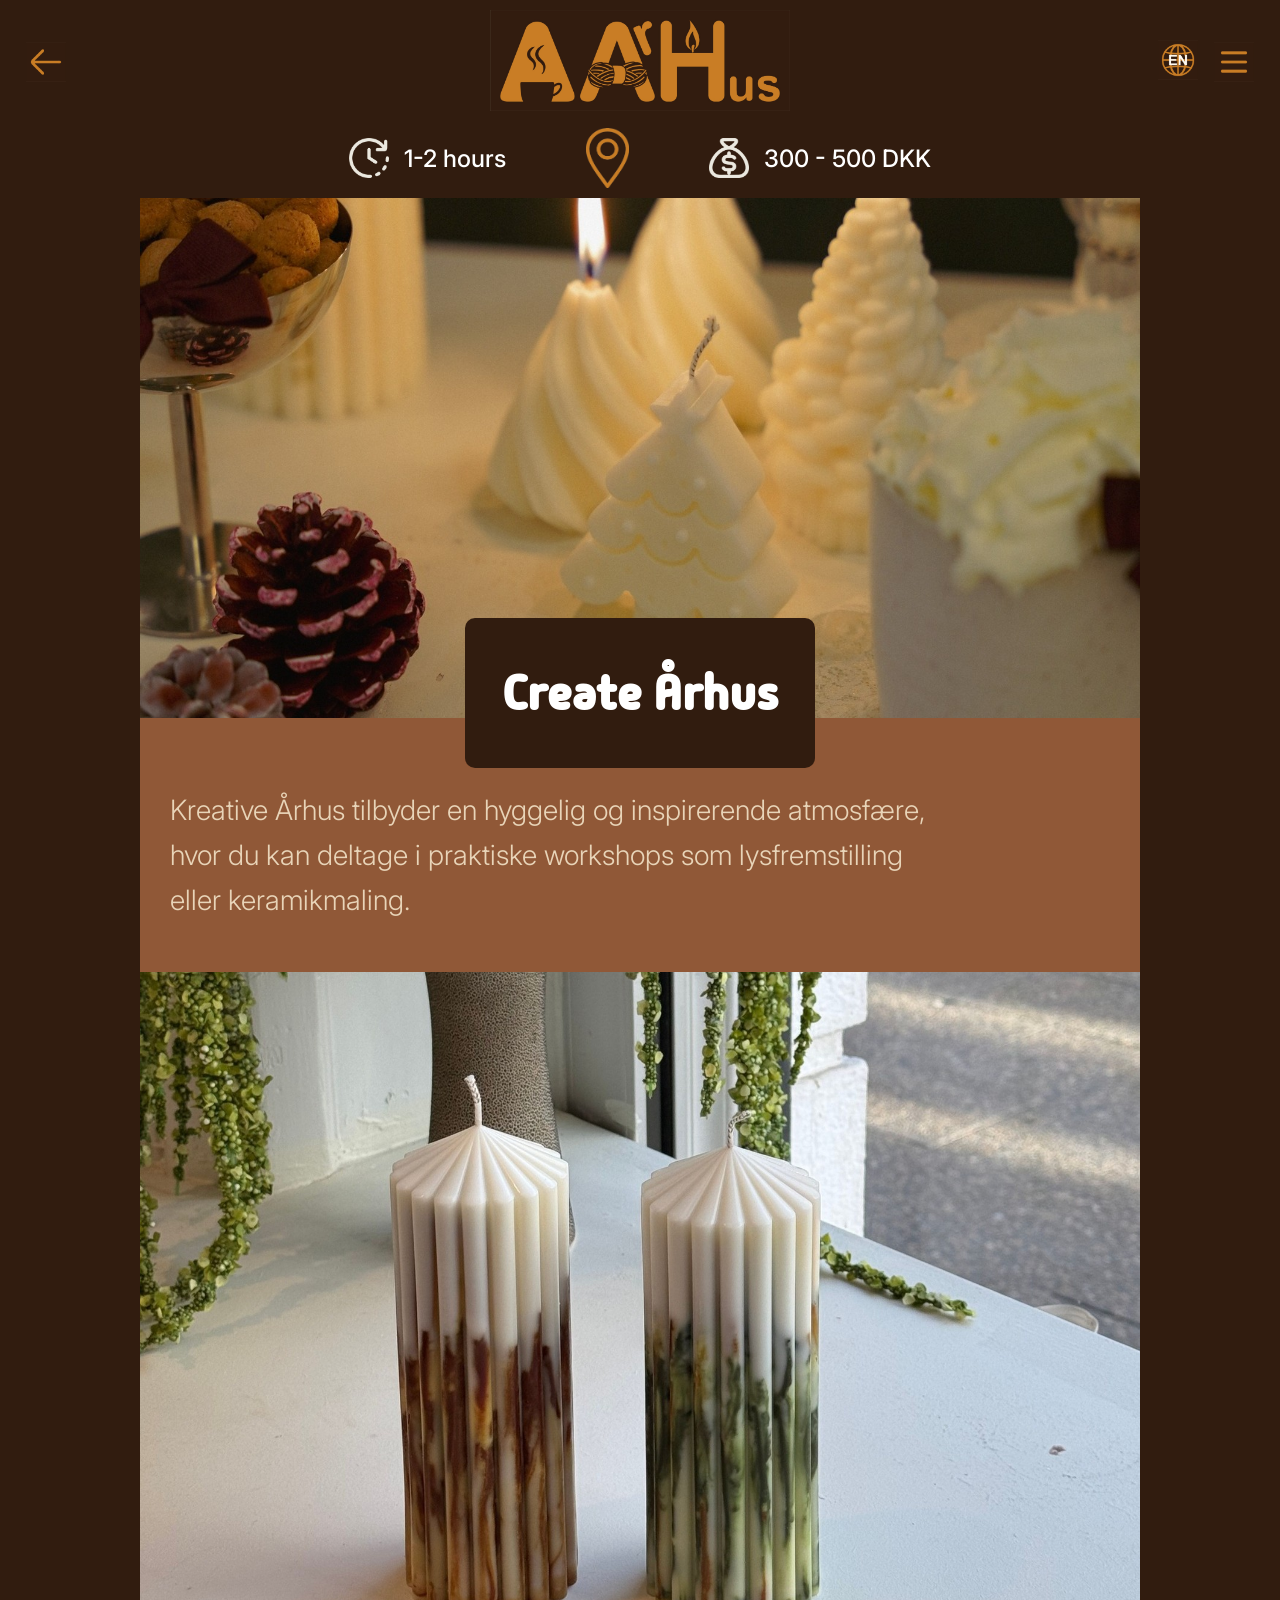
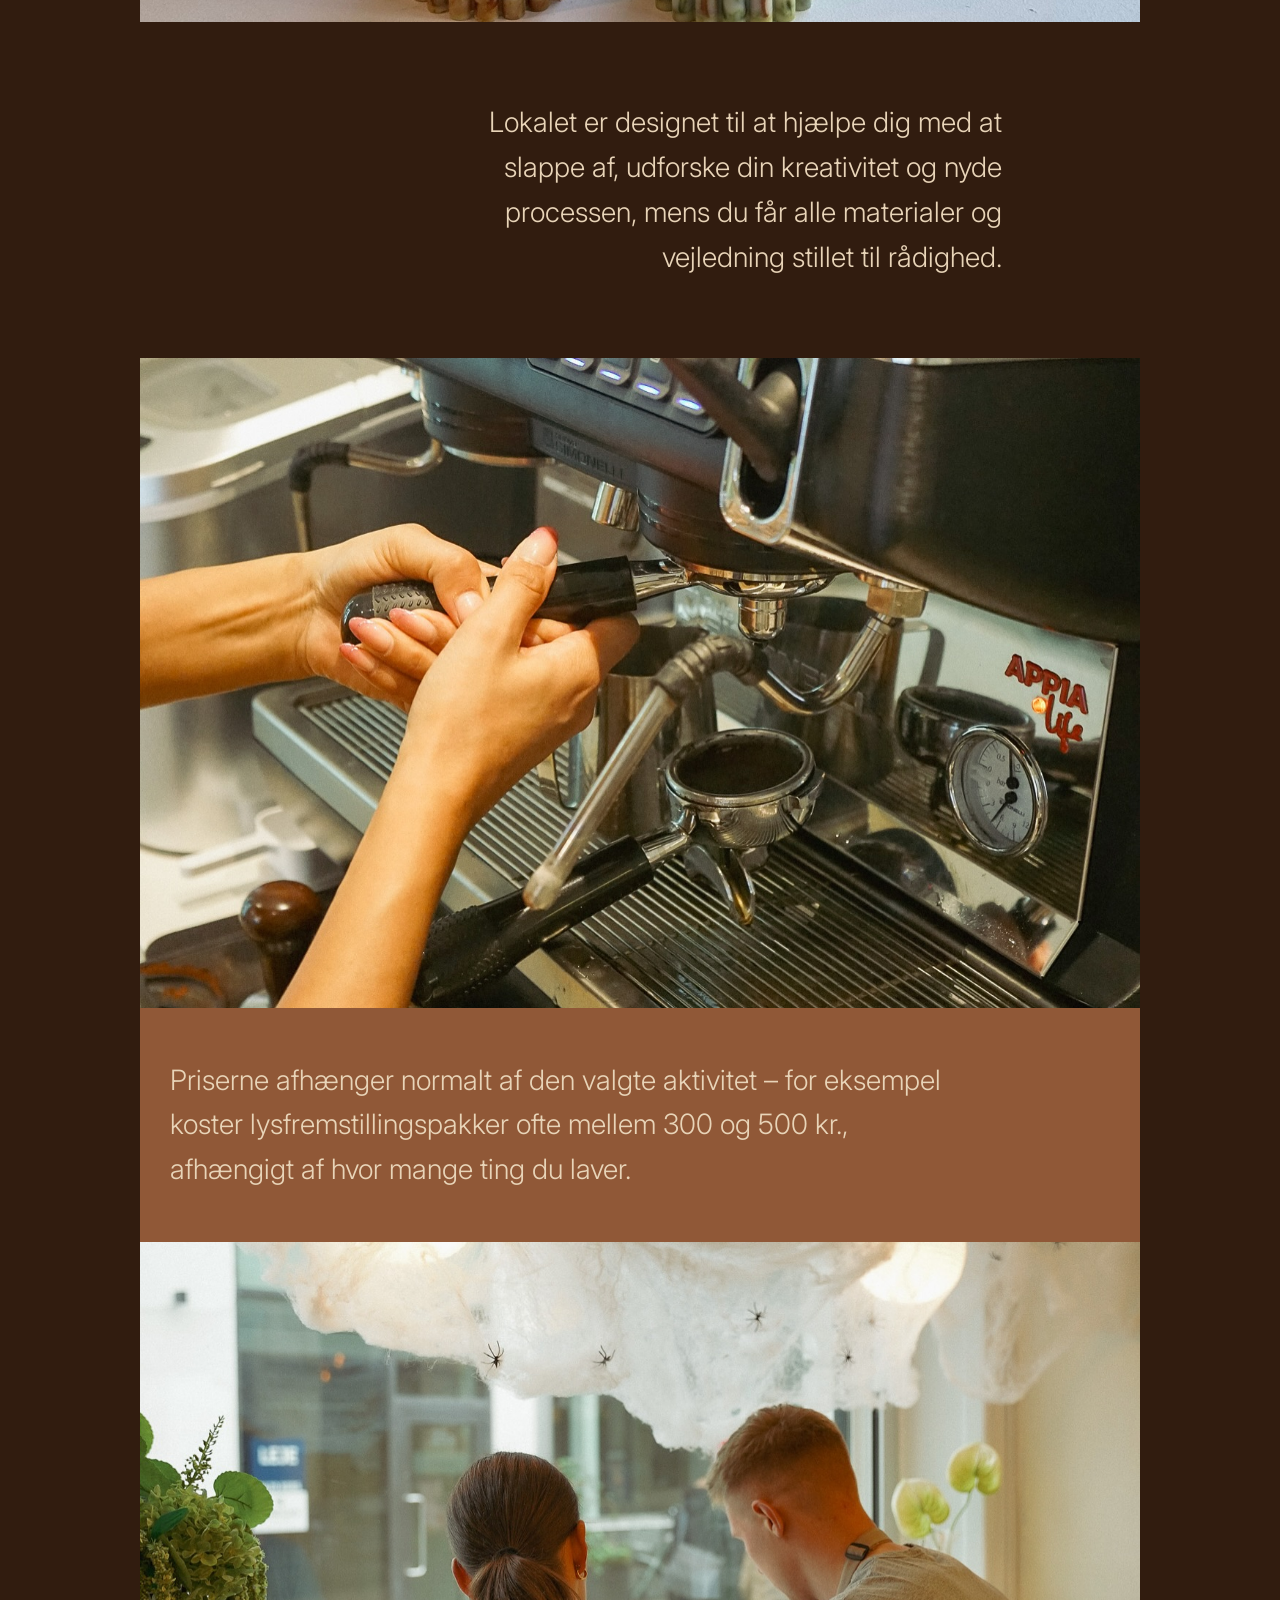
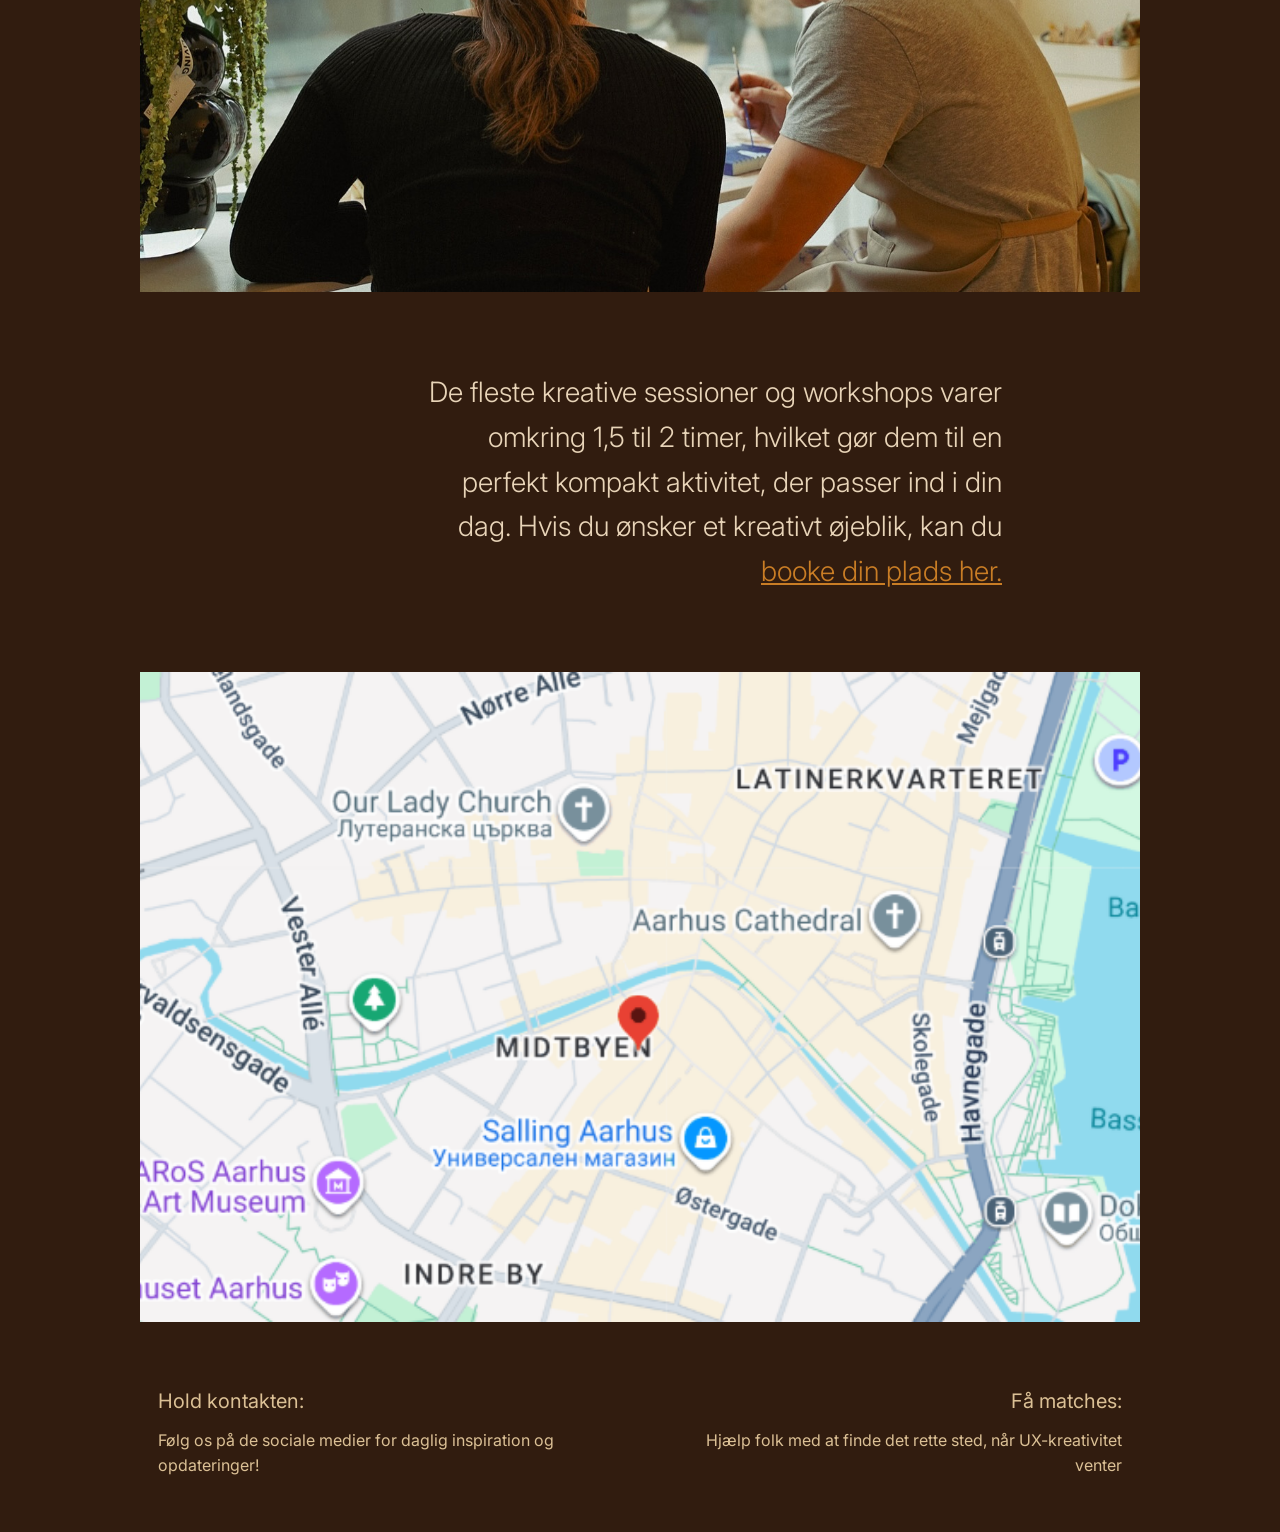
<file: translatedCreateAarhus.html>
<!DOCTYPE html>
<html lang="en">
<head>
    <meta charset="UTF-8">
    <meta name="viewport" content="width=device-width, initial-scale=1.0">
    <title>Document</title>
    <link rel="stylesheet" href="Places.css">
    <link rel="preconnect" href="https://fonts.googleapis.com">
    <link rel="preconnect" href="https://fonts.gstatic.com" crossorigin>
    <link href="https://fonts.googleapis.com/css2?family=Inter:ital,opsz,wght@0,14..32,100..900;1,14..32,100..900&family=Madimi+One&display=swap" rel="stylesheet">
</head>
<body>
    <!-- Header Section -->
    <header>
        <div class="nav-left">
        <button class="back-btn" onclick="window.location.href='translatedIndex.html';">
            <img src="Pictures/Back Btn.jpg" alt="Back">
        </button>
        </div>
        
        <a href="translatedIndex.html">
            <img src="Pictures/Logo.jpg" alt="Logo" class="logo">
        </a>
        
        <div class="nav-right">
            <a href="CreateAarhus.html" class="globe-btn">
                <img src="Pictures/English.jpg" alt="Language">
            </a>
            <button class="menu-btn" onclick="toggleMenu()">
                <img src="Pictures/Hamburger Menu.jpg" alt="Menu">
            </button>
        </div>

         <!-- Hamburger Menu Overlay -->
        <div class="menu-overlay" id="menuOverlay">
            <button class="close-btn" onclick="toggleMenu()">×</button>
            <nav class="menu-content">
                <a href="translatedIndex.html">Home</a>
                <a href="translatedHygge.html">Hygge</a>
                <a href="translatedCreateAarhus.html">Create Aarhus</a>
                <a href="translatedDomen's.html">Domen's Coffee</a>
                <a href="translatedCreatingMemories.html">Create Moments</a>
                <a href="translatedQuiz.html">Quiz</a>
            </nav>
        </div>

    </header>

    <!-- Info Banner Section -->
    <section class="info-banner">
        <div class="info-container">
    <div class="info-item">
        <img src="Pictures/Clock.png" alt="Clock" class="info-icon">
        <span>1-2 hours</span>
    </div>
    <a href="#map" class="info-item">
        <img src="Pictures/loc.png" alt="Location" class="info-icon">
    </a>
    <div class="info-item">
        <img src="Pictures/Cost.png" alt="Price" class="info-icon">
        <span>300 - 500 DKK</span>
    </div>
</div>
    </section>

<!-- Image Section 1 -->
<section class="place-hero">
    <img src="Pictures/Create Aarhus Home.jpg" alt="Create Aarhus Workshop" class="place-image">
    <div class="place-title">
        <h2>Create Århus</h2>
    </div>
</section>

<!-- Left Text 1 -->
<section class="description-section-with-square">
    <p>Kreative Århus tilbyder en hyggelig og inspirerende atmosfære, hvor du kan deltage i praktiske workshops som lysfremstilling eller keramikmaling.</p>
</section>

<!-- Image Section 2 -->
<section class="content-image-section">
    <img src="Pictures/Candles Desktop.jpg" alt="Handmade candles" class="content-image">
</section>

<!-- Right Text 1 -->
<section class="quote-section">
    <p>Lokalet er designet til at hjælpe dig med at slappe af, udforske din kreativitet og nyde processen, mens du får alle materialer og vejledning stillet til rådighed.</p>
</section>

<!-- Image Section 3 -->
<section class="content-image-section">
    <img src="Pictures/Barista.jpg" alt="Handmade candles" class="content-image">
</section>

<!-- Left Text 2 -->
<section class="description-section">
    <p>Priserne afhænger normalt af den valgte aktivitet – for eksempel koster lysfremstillingspakker ofte mellem 300 og 500 kr., afhængigt af hvor mange ting du laver.</p>
</section>

<!-- Image Section  -->
<section class="content-image-section">
    <img src="Pictures/Customers.jpg" alt="Handmade candles" class="content-image">
</section>

<!-- Right Text 2 -->
<section class="quote-section">
    <p>De fleste kreative sessioner og workshops varer omkring 1,5 til 2 timer, hvilket gør dem til en perfekt kompakt aktivitet, der passer ind i din dag. Hvis du ønsker et kreativt øjeblik, kan du <a href="https://reservation.umai.io/da/widget/candle-studio?_gl=1*1pk25ti*_ga*MzA5OTM4MjI3LjE3NjUyNzg0NzY.*_ga_D17J4DGEZP*czE3NjUyODA4NzQkbzIkZzEkdDE3NjUyODEwNDEkajMxJGwwJGgw" target="_blank">
        booke din plads her.</a></p>
</section>

<!-- Map  -->
<section id="map" class="content-image-section">
    <a href="https://www.google.com/maps/place/Frederiksgade+24,+8000+Aarhus/@56.155648,10.203156,17z/data=!3m1!4b1!4m6!3m5!1s0x464c3f93dd8423d5:0xea33bdad2637ea0c!8m2!3d56.155645!4d10.2057309!16s%2Fg%2F11rg5yybf0?entry=tts&g_ep=EgoyMDI1MTIwNy4wIPu8ASoASAFQAw%3D%3D&skid=fd1d3e82-8aca-4889-be97-84119e05b795" target="_blank">
    <img src="Pictures/CAmap.png" alt="Handmade candles" class="content-image">
    </a>
</section>

    <!-- footer section -->
    <footer>
        <div class="footer-column">
            <h4>Hold kontakten:</h4>
            <p>Følg os på de sociale medier for daglig inspiration og opdateringer!</p>
        </div>
        <div class="footer-column">
            <h4>Få matches:</h4>
            <p>Hjælp folk med at finde det rette sted, når UX-kreativitet venter</p>
        </div>
    </footer>

<script src="CreateAarhus.js"></script>
</body>
</html>
</file>
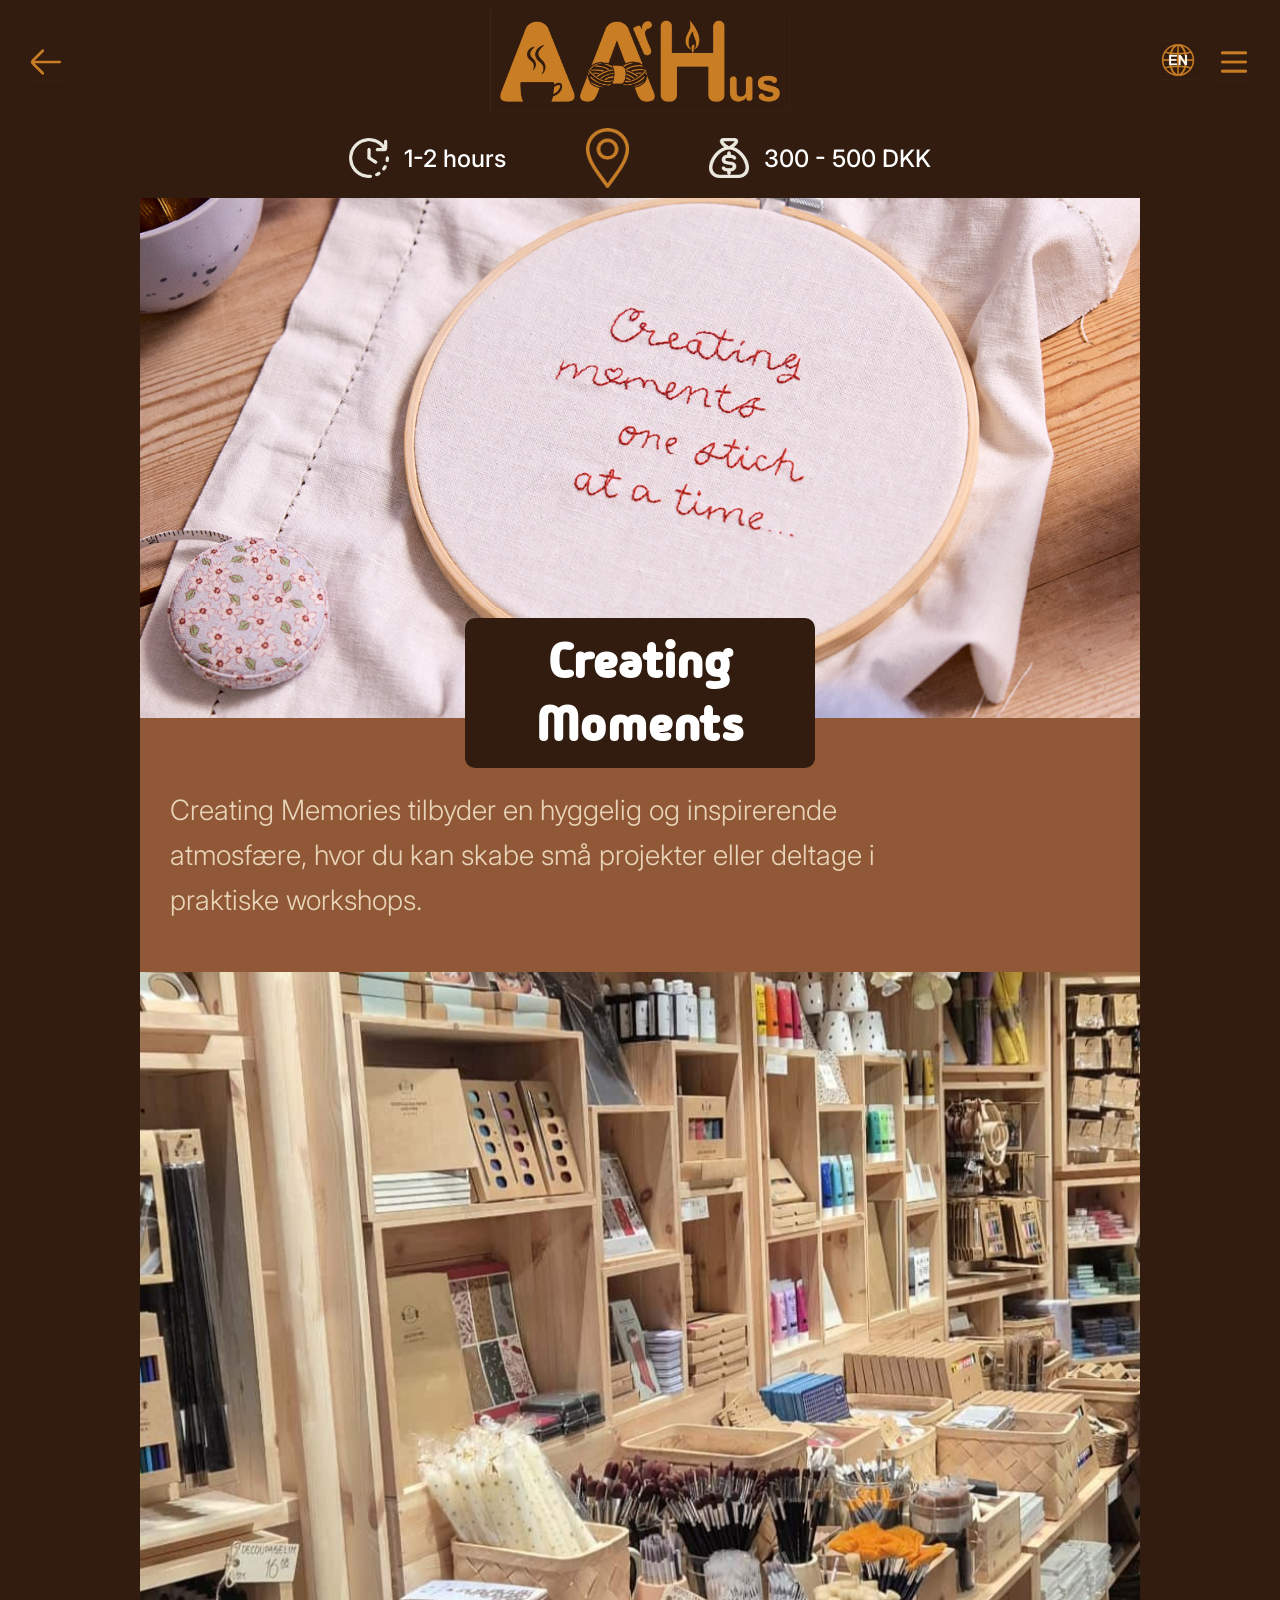
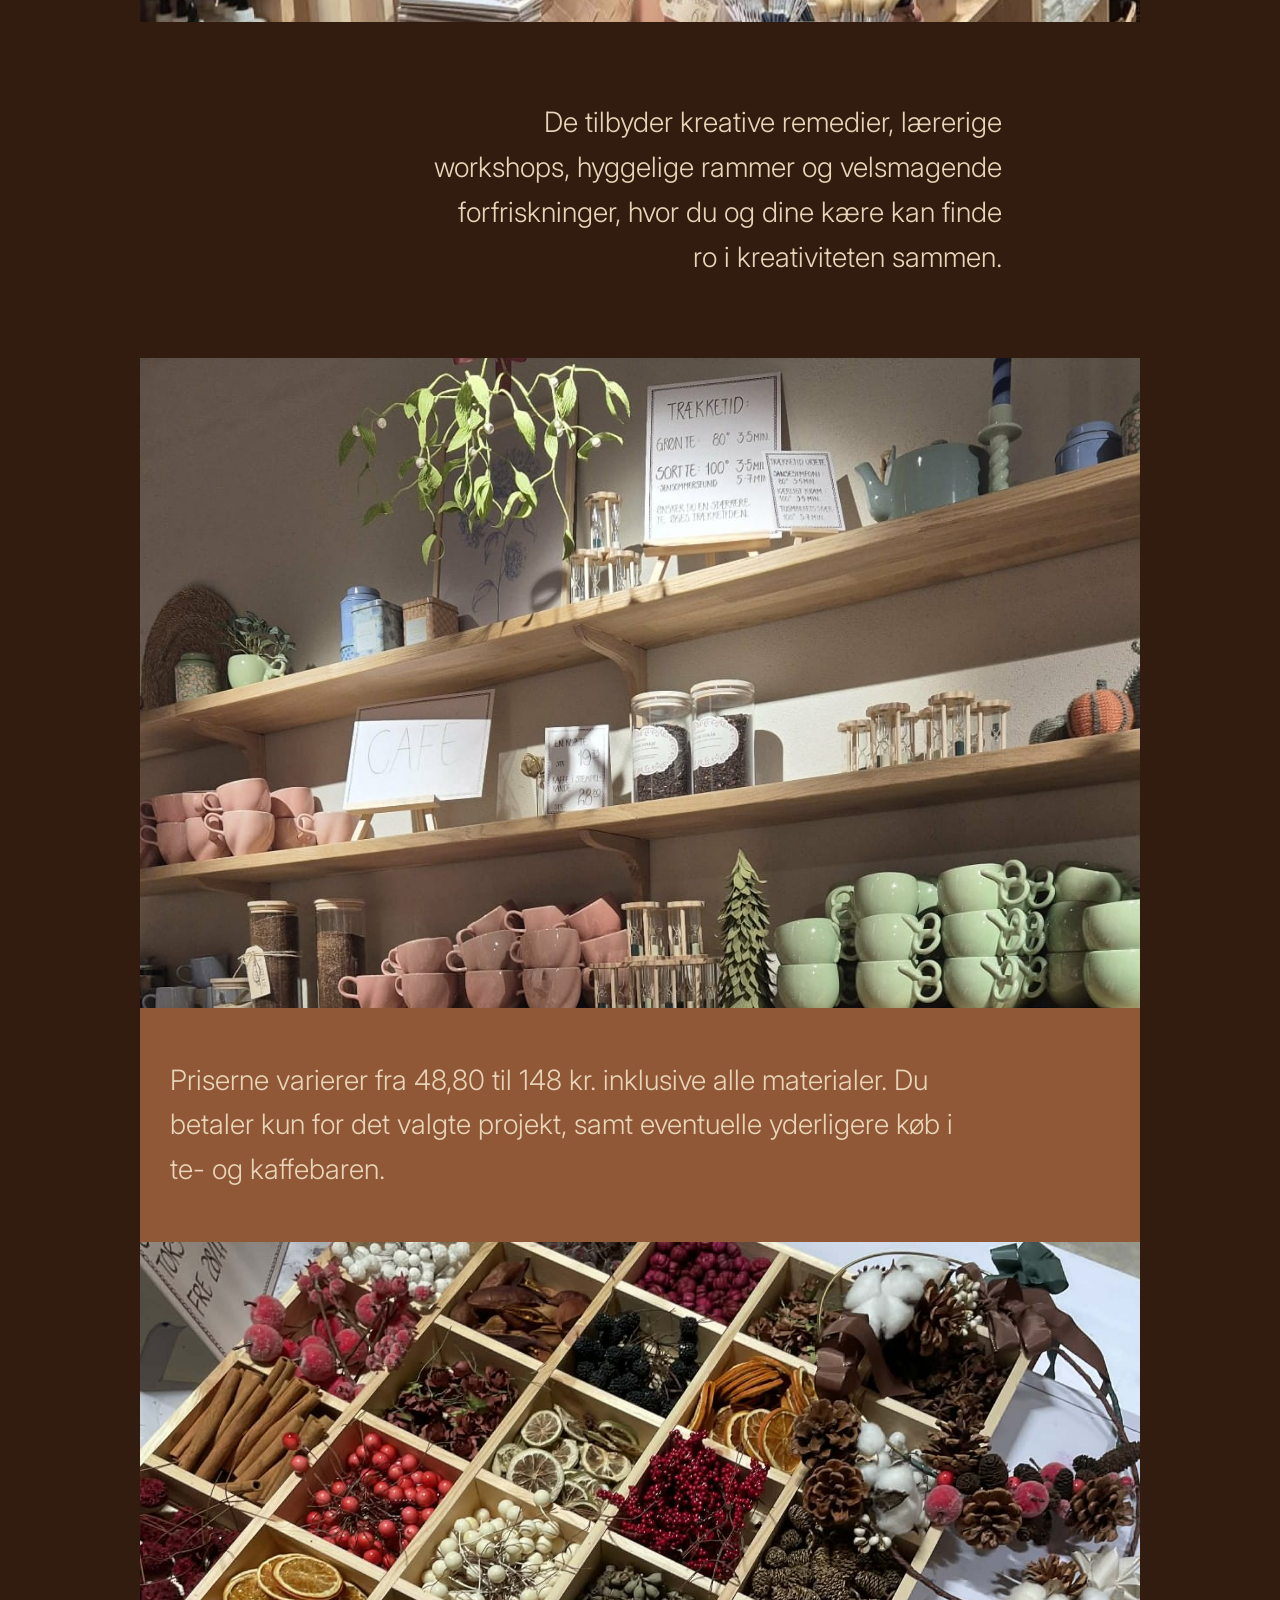
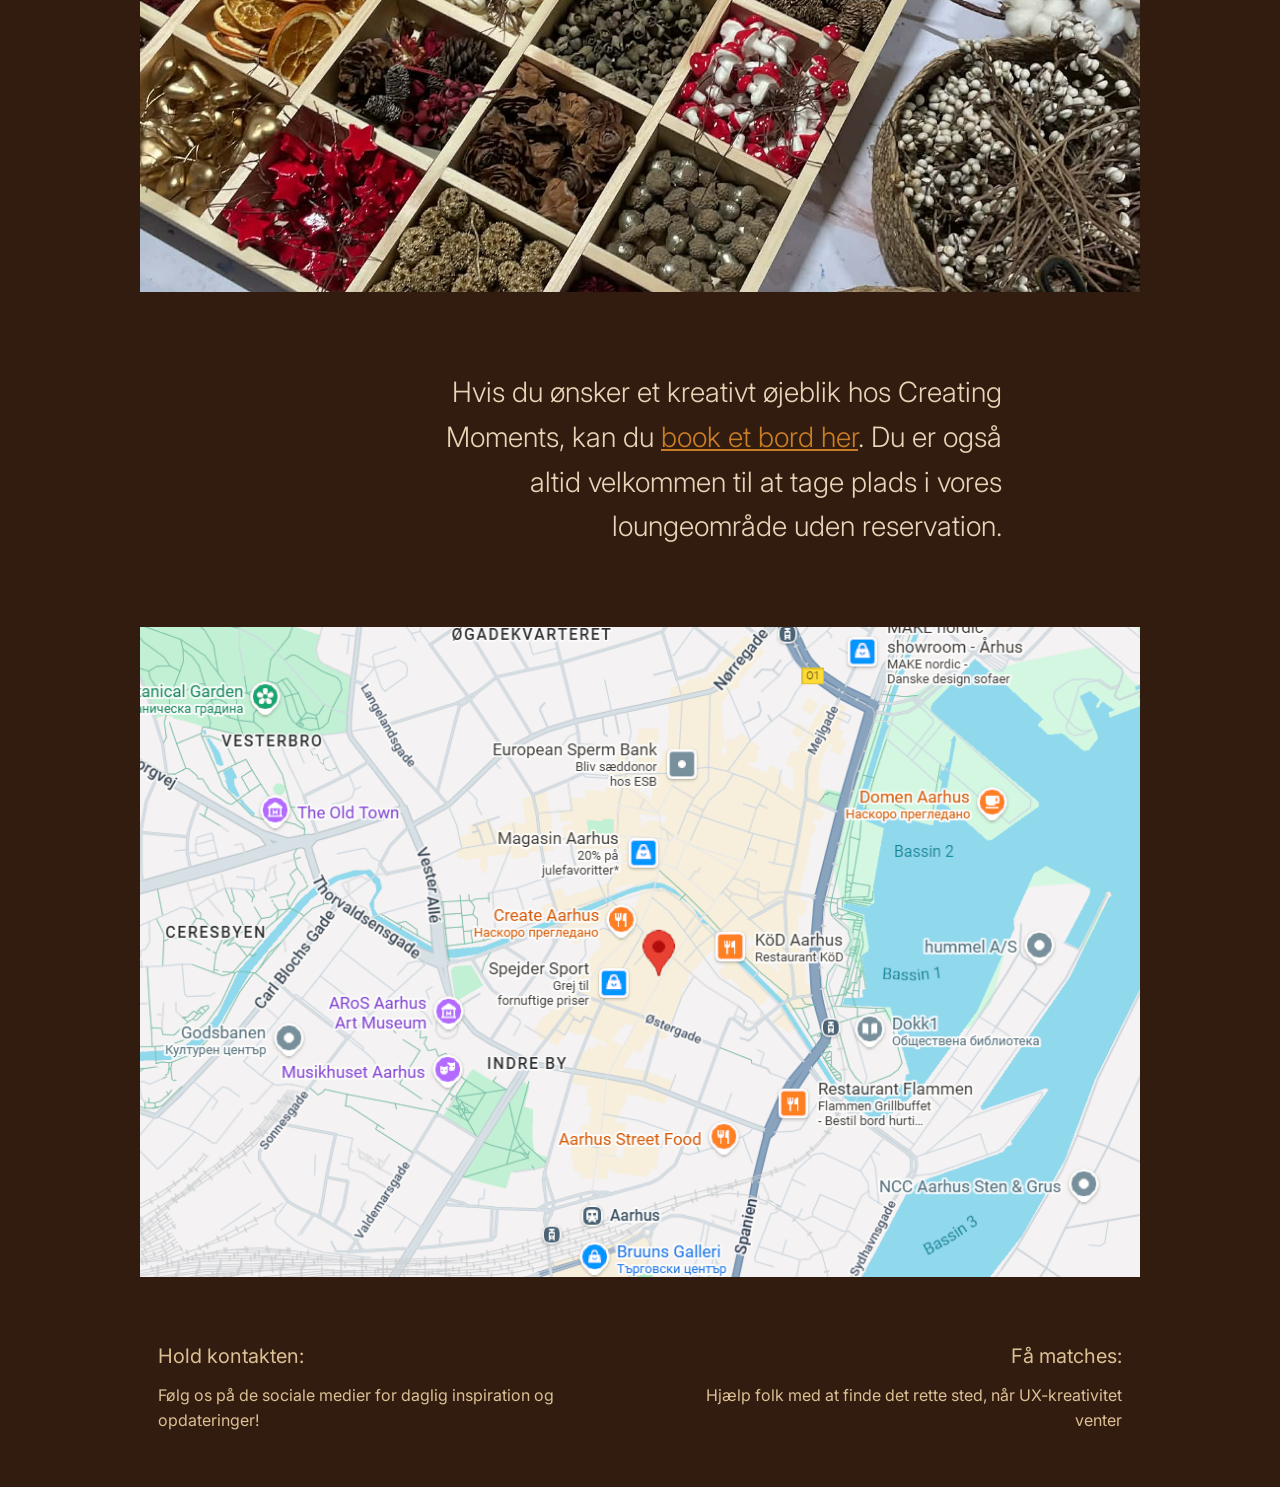
<file: translatedCreatingMoments.html>
<!DOCTYPE html>
<html lang="en">
<head>
    <meta charset="UTF-8">
    <meta name="viewport" content="width=device-width, initial-scale=1.0">
    <title>Document</title>
    <link rel="stylesheet" href="Places.css">
    <link rel="preconnect" href="https://fonts.googleapis.com">
    <link rel="preconnect" href="https://fonts.gstatic.com" crossorigin>
    <link href="https://fonts.googleapis.com/css2?family=Inter:ital,opsz,wght@0,14..32,100..900;1,14..32,100..900&family=Madimi+One&display=swap" rel="stylesheet">
</head>
<body>
    <!-- Header Section -->
    <header>
        <div class="nav-left">
        <button class="back-btn" onclick="window.location.href='translatedIndex.html';">
            <img src="Pictures/Back Btn.jpg" alt="Back">
        </button>
        </div>
        
        <a href="translatedIndex.html">
            <img src="Pictures/Logo.jpg" alt="Logo" class="logo">
        </a>
        
        <div class="nav-right">
            <a href="CreatingMemories.html" class="globe-btn">
                <img src="Pictures/English.jpg" alt="Language">
            </a>
            <button class="menu-btn" onclick="toggleMenu()">
                <img src="Pictures/Hamburger Menu.jpg" alt="Menu">
            </button>
        </div>

        <!-- Hamburger Menu Overlay -->
        <div class="menu-overlay" id="menuOverlay">
            <button class="close-btn" onclick="toggleMenu()">×</button>
            <nav class="menu-content">
                <a href="translatedIndex.html">Home</a>
                <a href="translatedHygge.html">Hygge</a>
                <a href="translatedCreateAarhus.html">Create Aarhus</a>
                <a href="translatedDomen's.html">Domen's Coffee</a>
                <a href="translatedCreatingMemories.html">Create Moments</a>
                <a href="translatedQuiz.html">Quiz</a>
            </nav>
        </div>

    </header>
        <!-- Info Banner Section -->
    <section class="info-banner">
        <div class="info-container">
            <div class="info-item">
                <img src="Pictures/Clock.png" alt="Clock" class="info-icon">
                <span>1-2 hours</span>
            </div>
            <a href="#map" class="info-item">
                <img src="Pictures/loc.png" alt="Location" class="info-icon">
            </a>
            <div class="info-item">
                <img src="Pictures/Cost.png" alt="Price" class="info-icon">
                <span>300 - 500 DKK</span>
            </div>
        </div>
    </section>

<!-- Image Section 1 -->
<section class="place-hero">
    <img src="Pictures/CMoments1.jpg" alt="Create Aarhus Workshop" class="place-image">
    <div class="place-title">
        <h2>Creating Moments</h2>
    </div>
</section>

<!-- Left Text 1 -->
<section class="description-section-with-square">
    <p>Creating Memories tilbyder en hyggelig og inspirerende atmosfære, hvor du kan skabe små projekter eller deltage i praktiske workshops.</p>
</section>

<!-- Image Section 2 -->
<section class="content-image-section">
    <img src="Pictures/CMoments2.jpg" alt="Handmade candles" class="content-image">
</section>

<!-- Right Text 1 -->
<section class="quote-section">
    <p>De tilbyder kreative remedier, lærerige workshops, hyggelige rammer og velsmagende forfriskninger, hvor du og dine kære kan finde ro i kreativiteten sammen.</p>
</section>

<!-- Image Section 3 -->
<section class="content-image-section">
    <img src="Pictures/CMoments3.jpg" alt="Handmade candles" class="content-image">
</section>

<!-- Left Text 2 -->
<section class="description-section">
    <p>Priserne varierer fra 48,80 til 148 kr. inklusive alle materialer. Du betaler kun for det valgte projekt, samt eventuelle yderligere køb i te- og kaffebaren.</p>
</section>

<!-- Image Section  -->
<section class="content-image-section">
    <img src="Pictures/CMoments4.jpg" alt="Handmade candles" class="content-image">
</section>

<!-- Right Text 2 -->
<section class="quote-section">
    <p>Hvis du ønsker et kreativt øjeblik hos Creating Moments, kan du <a href="https://creatingmoments.understory.io/experience/7ca0815bdbcaffe2d94f2846f4b55e33" target="_blank">
       book et bord her</a>. Du er også altid velkommen til at tage plads i vores loungeområde uden reservation.</p>
</section>

<!-- Map  -->
<section id="map" class="content-image-section">
    <a href="https://www.google.com/maps/place/S%C3%B8ndergade+22,+8000+Aarhus,+%D0%94%D0%B0%D0%BD%D0%B8%D1%8F/@56.1550014,10.1967293,15z/data=!4m6!3m5!1s0x464c3f91650fecc7:0xe865ee42dd1ded38!8m2!3d56.1549984!4d10.207029!16s%2Fg%2F11b8v65k7f?entry=ttu&g_ep=EgoyMDI1MTIwOS4wIKXMDSoASAFQAw%3D%3D" target="_blank">
    <img src="Pictures/CMmap.png" alt="Handmade candles" class="content-image">
    </a>
</section>

    <!-- footer section -->
    <footer>
        <div class="footer-column">
            <h4>Hold kontakten:</h4>
            <p>Følg os på de sociale medier for daglig inspiration og opdateringer!</p>
        </div>
        <div class="footer-column">
            <h4>Få matches:</h4>
            <p>Hjælp folk med at finde det rette sted, når UX-kreativitet venter</p>
        </div>
    </footer>

<script src="CreateAarhus.js"></script>
</body>
</html>
</file>
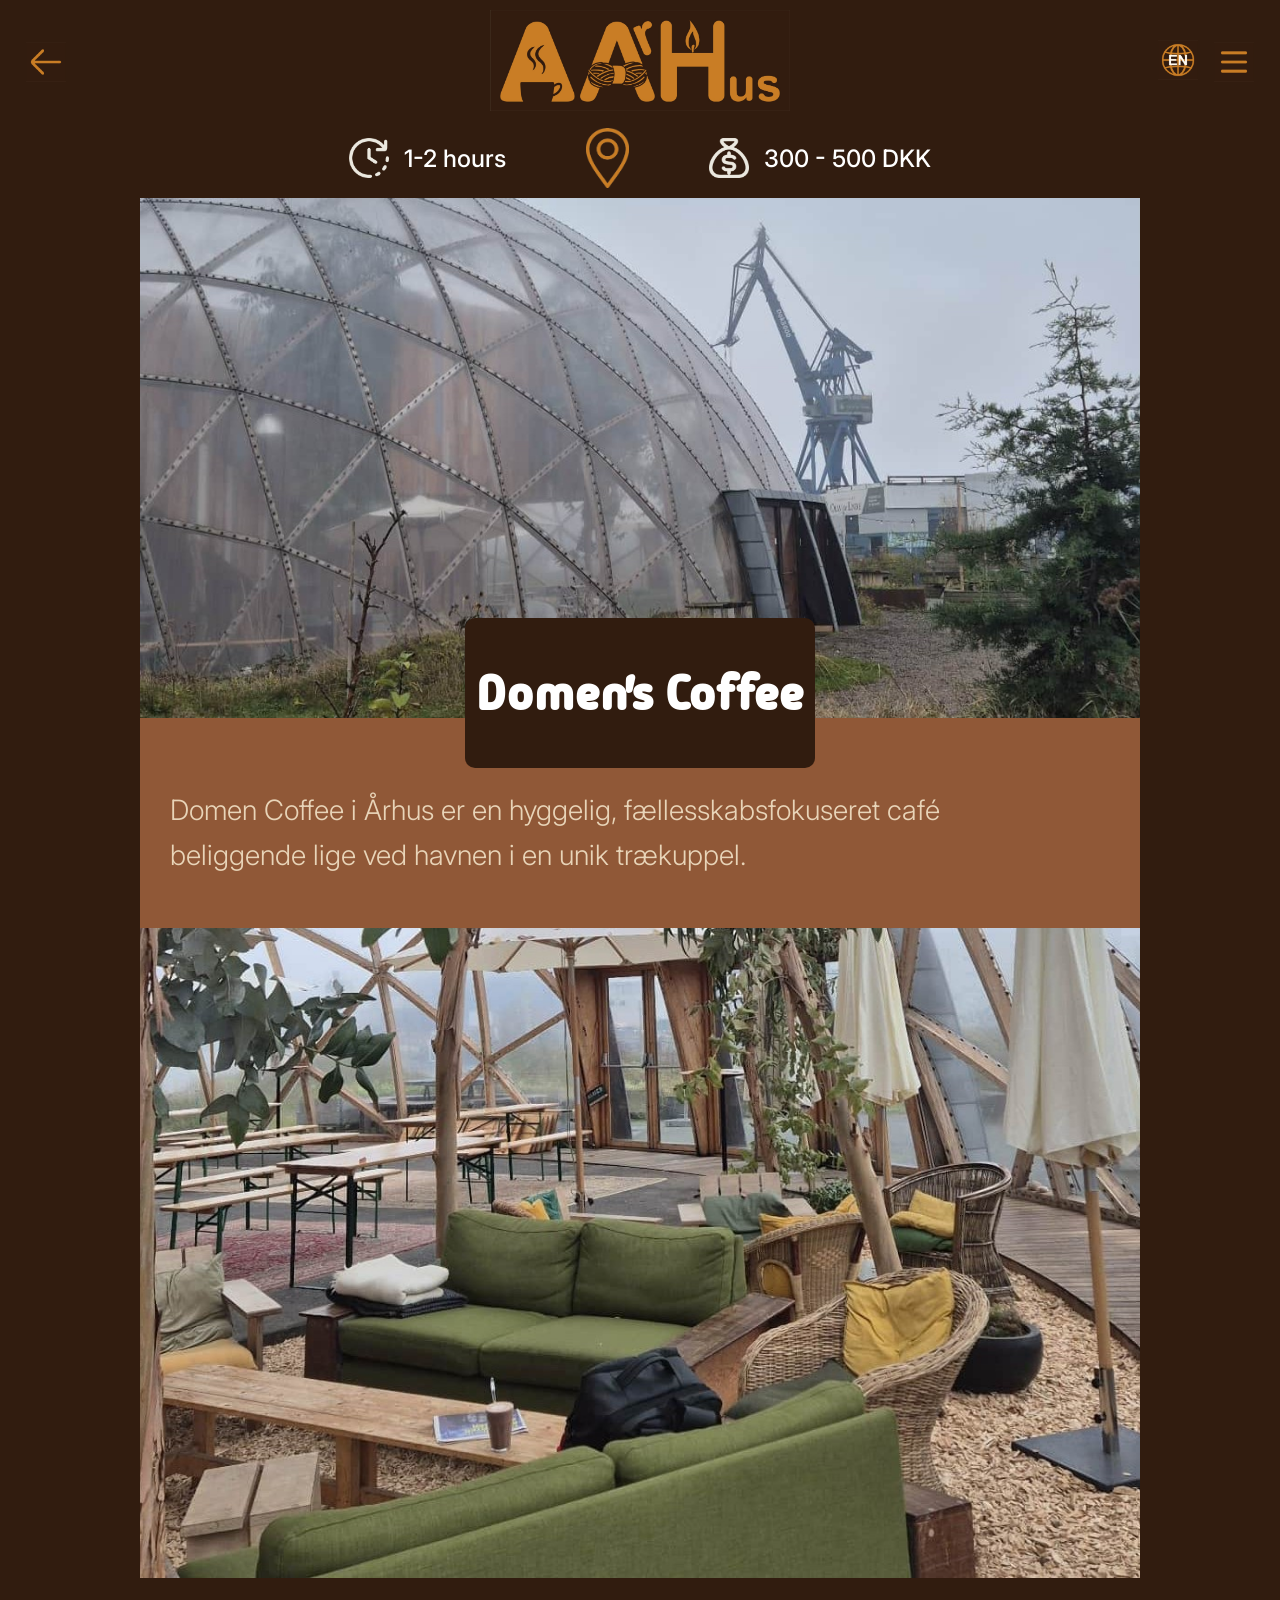
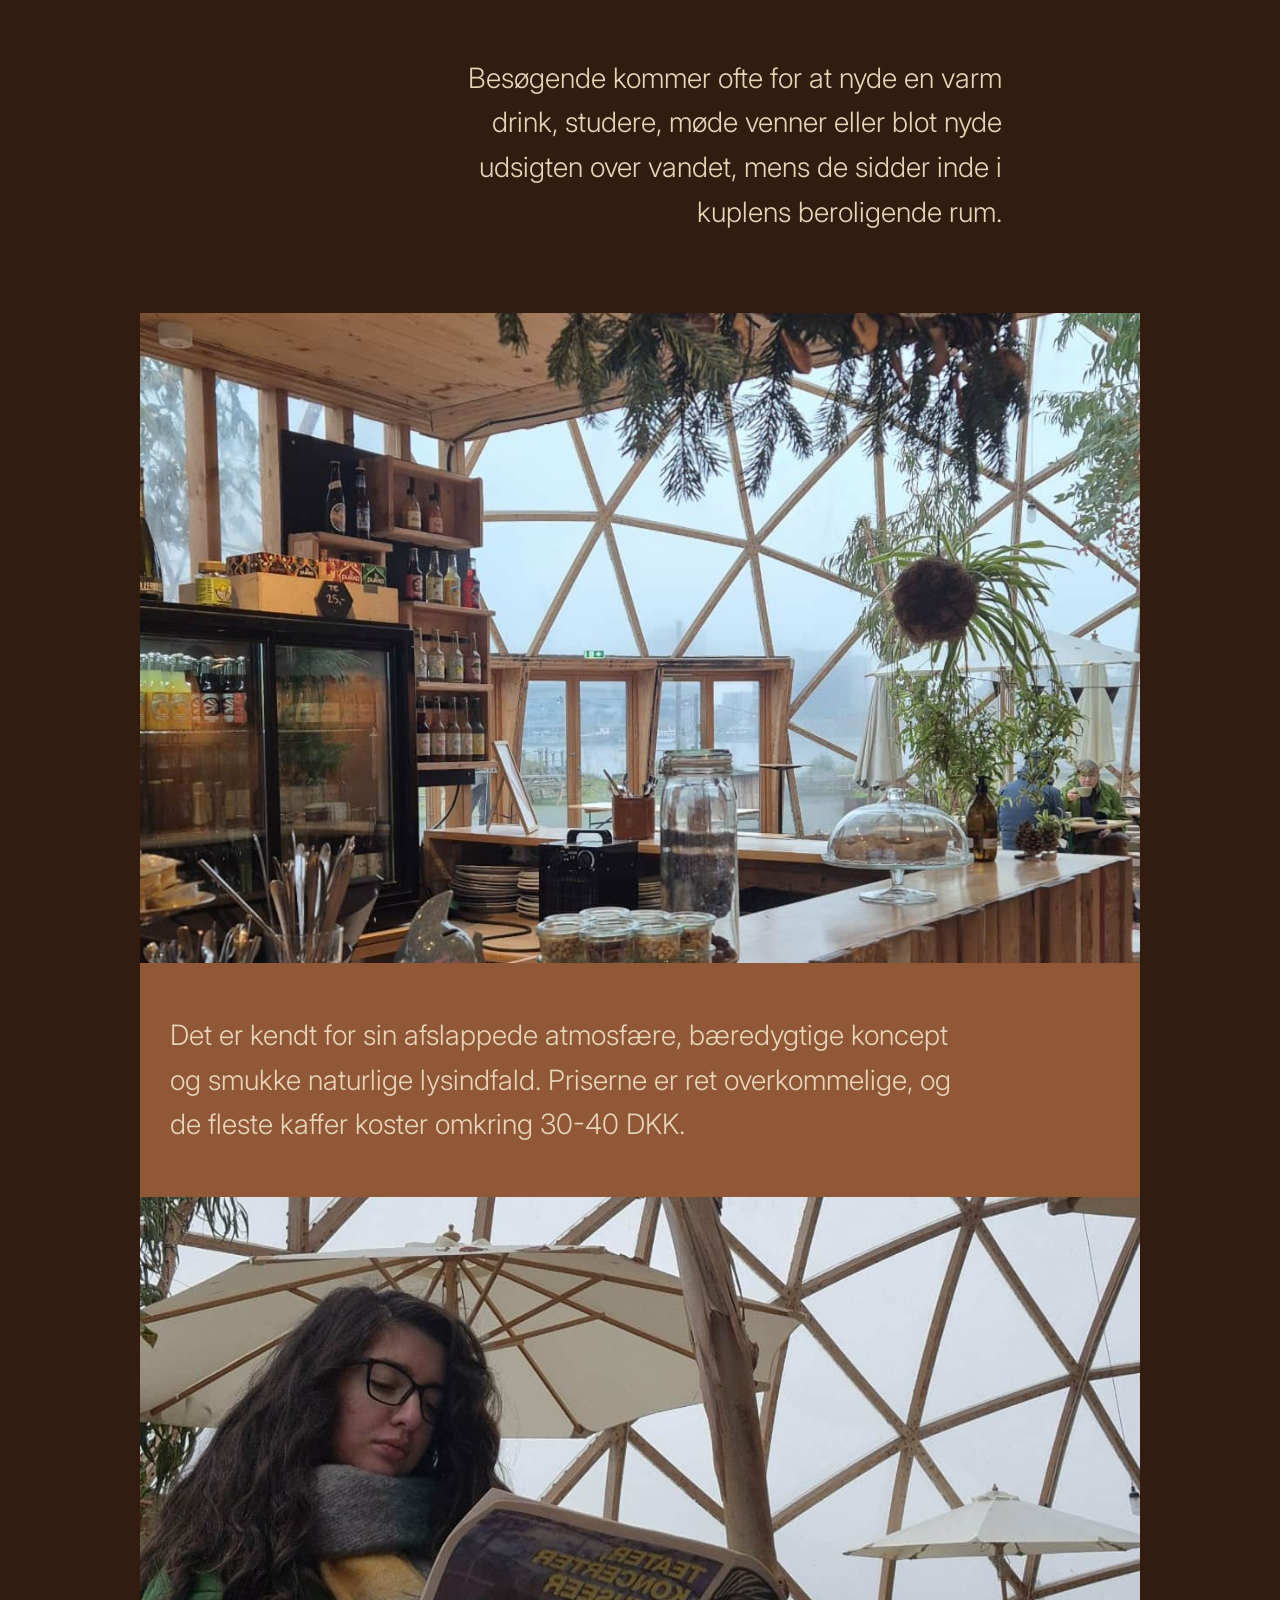
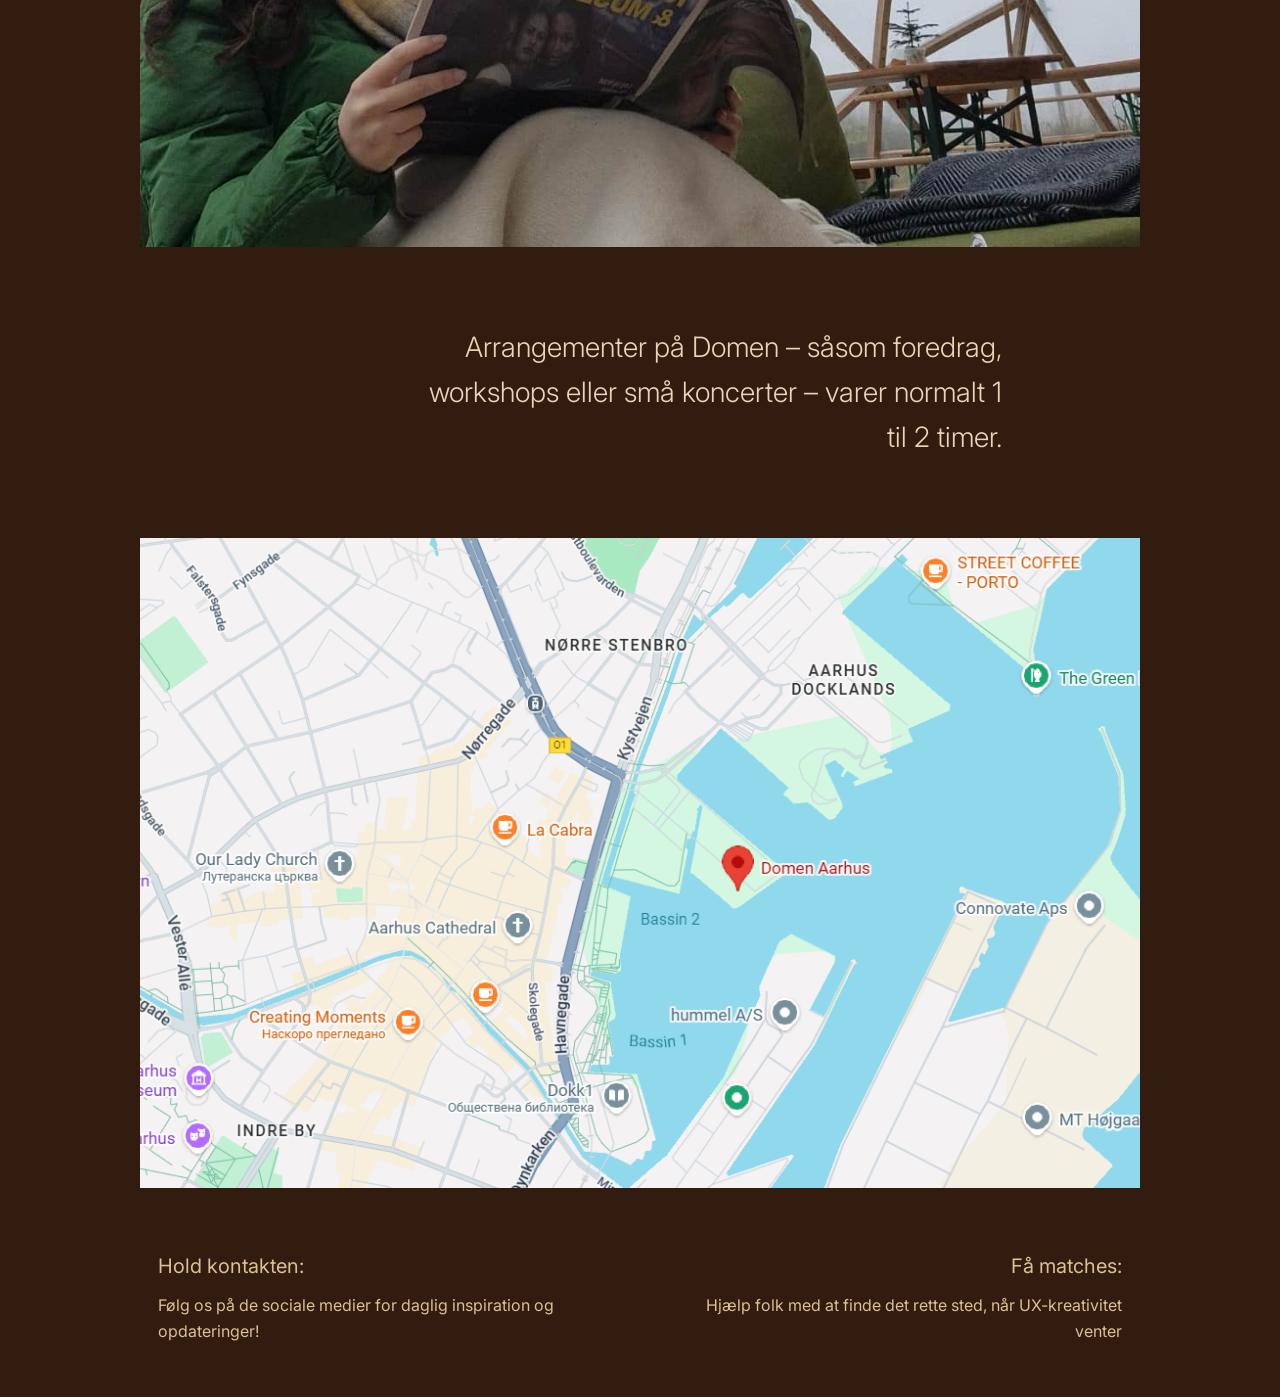
<file: translatedDomen's.html>
<!DOCTYPE html>
<html lang="en">
<head>
    <meta charset="UTF-8">
    <meta name="viewport" content="width=device-width, initial-scale=1.0">
    <title>Document</title>
    <link rel="stylesheet" href="Places.css">
    <link rel="preconnect" href="https://fonts.googleapis.com">
    <link rel="preconnect" href="https://fonts.gstatic.com" crossorigin>
    <link href="https://fonts.googleapis.com/css2?family=Inter:ital,opsz,wght@0,14..32,100..900;1,14..32,100..900&family=Madimi+One&display=swap" rel="stylesheet">
</head>
<body>
    <!-- Header Section -->
    <header>
        <div class="nav-left">
        <button class="back-btn" onclick="window.location.href='translatedIndex.html';">
            <img src="Pictures/Back Btn.jpg" alt="Back">
        </button>
        </div>
        
        <a href="translatedIndex.html">
            <img src="Pictures/Logo.jpg" alt="Logo" class="logo">
        </a>
        
        <div class="nav-right">
            <a href="Domen's.html" class="globe-btn">
                <img src="Pictures/English.jpg" alt="Language">
            </a>
            <button class="menu-btn" onclick="toggleMenu()">
                <img src="Pictures/Hamburger Menu.jpg" alt="Menu">
            </button>
        </div>

        <!-- Hamburger Menu Overlay -->
        <div class="menu-overlay" id="menuOverlay">
            <button class="close-btn" onclick="toggleMenu()">×</button>
            <nav class="menu-content">
                <a href="translatedIndex.html">Home</a>
                <a href="translatedHygge.html">Hygge</a>
                <a href="translatedCreateAarhus.html">Create Aarhus</a>
                <a href="translatedDomen's.html">Domen's Coffee</a>
                <a href="translatedCreatingMemories.html">Create Moments</a>
                <a href="translatedQuiz.html">Quiz</a>
            </nav>
        </div>

    </header>

       <!-- Info Banner Section -->
    <section class="info-banner">
        <div class="info-container">
            <div class="info-item">
                <img src="Pictures/Clock.png" alt="Clock" class="info-icon">
                <span>1-2 hours</span>
            </div>
            <a href="#map" class="info-item">
                <img src="Pictures/loc.png" alt="Location" class="info-icon">
            </a>
            <div class="info-item">
                <img src="Pictures/Cost.png" alt="Price" class="info-icon">
                <span>300 - 500 DKK</span>
            </div>
        </div>
    </section>

<!-- Image Section 1 -->
<section class="place-hero">
    <img src="Pictures/Domen1.jpg" alt="Create Aarhus Workshop" class="place-image">
    <div class="place-title">
        <h2>Domen's Coffee</h2>
    </div>
</section>

<!-- Left Text 1 -->
<section class="description-section-with-square">
    <p>Domen Coffee i Århus er en hyggelig, fællesskabsfokuseret café beliggende lige ved havnen i en unik trækuppel. </p>
</section>

<!-- Image Section 2 -->
<section class="content-image-section">
    <img src="Pictures/Domen2.jpg" alt="Handmade candles" class="content-image">
</section>

<!-- Right Text 1 -->
<section class="quote-section">
    <p>Besøgende kommer ofte for at nyde en varm drink, studere, møde venner eller blot nyde udsigten over vandet, mens de sidder inde i kuplens beroligende rum.</p>
</section>

<!-- Image Section 3 -->
<section class="content-image-section">
    <img src="Pictures/Domen3.jpg" alt="Handmade candles" class="content-image">
</section>

<!-- Left Text 2 -->
<section class="description-section">
    <p>Det er kendt for sin afslappede atmosfære, bæredygtige koncept og smukke naturlige lysindfald. Priserne er ret overkommelige, og de fleste kaffer koster omkring 30-40 DKK.</p>
</section>

<!-- Image Section  -->
<section class="content-image-section">
    <img src="Pictures/ME.jpg" alt="Handmade candles" class="content-image">
</section>

<!-- Right Text 2 -->
<section class="quote-section">
    <p>Arrangementer på Domen – såsom foredrag, workshops eller små koncerter – varer normalt 1 til 2 timer.</p>
</section>

<!-- Map  -->
<section id="map" class="content-image-section">
    <a href="https://www.google.com/maps/place/Domen+Aarhus/@56.1579655,10.213755,17z/data=!3m1!4b1!4m6!3m5!1s0x464c3fd5f8d07f37:0x82fe06162e4a6201!8m2!3d56.1579626!4d10.2186259!16s%2Fg%2F11hzymd8qf?entry=tts&g_ep=EgoyMDI1MTIwNy4wIPu8ASoASAFQAw%3D%3D&skid=a1626b2d-8731-48b1-bc36-5e2dcce976fe" target="_blank">
    <img src="Pictures/Dmap.png" alt="Handmade candles" class="content-image">
    </a>
</section>

  <!-- footer section -->
    <footer>
        <div class="footer-column">
            <h4>Hold kontakten:</h4>
            <p>Følg os på de sociale medier for daglig inspiration og opdateringer!</p>
        </div>
        <div class="footer-column">
            <h4>Få matches:</h4>
            <p>Hjælp folk med at finde det rette sted, når UX-kreativitet venter</p>
        </div>
    </footer>

<script src="CreateAarhus.js"></script>
</body>
</html>
</file>
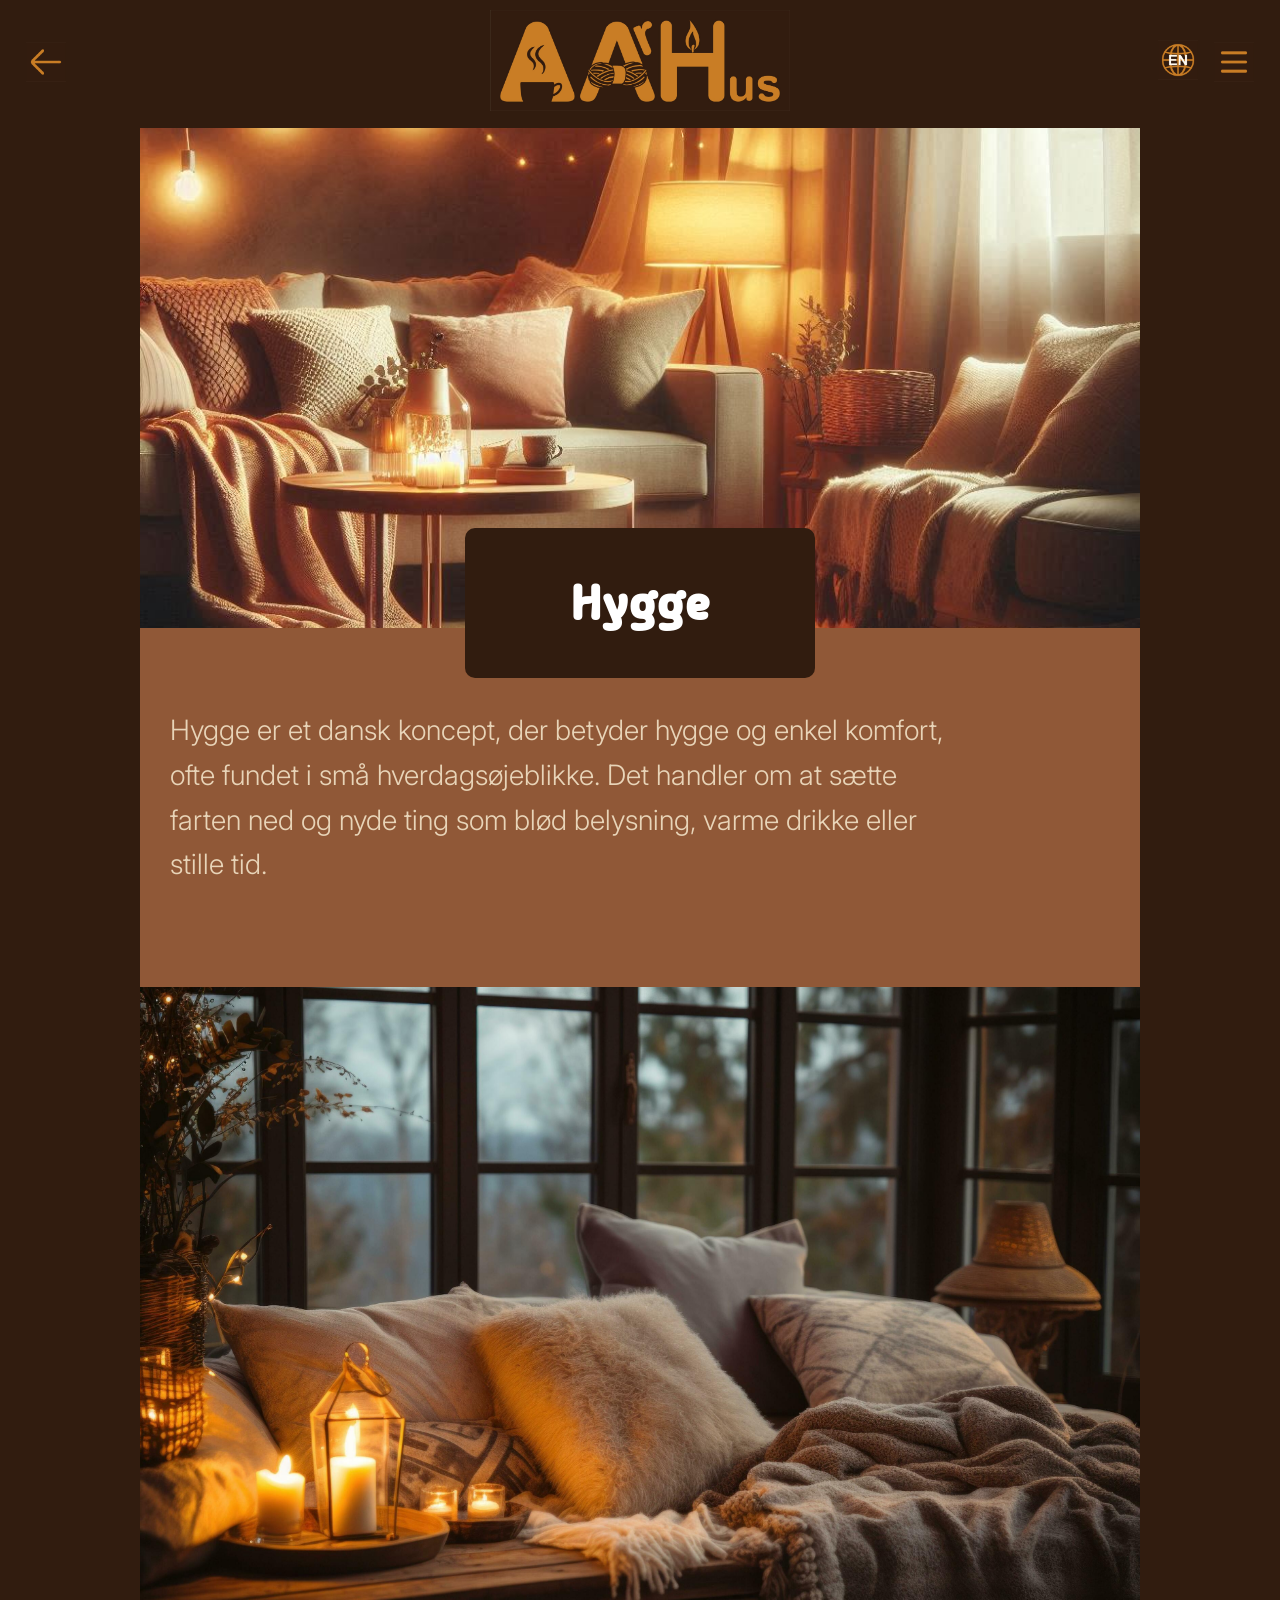
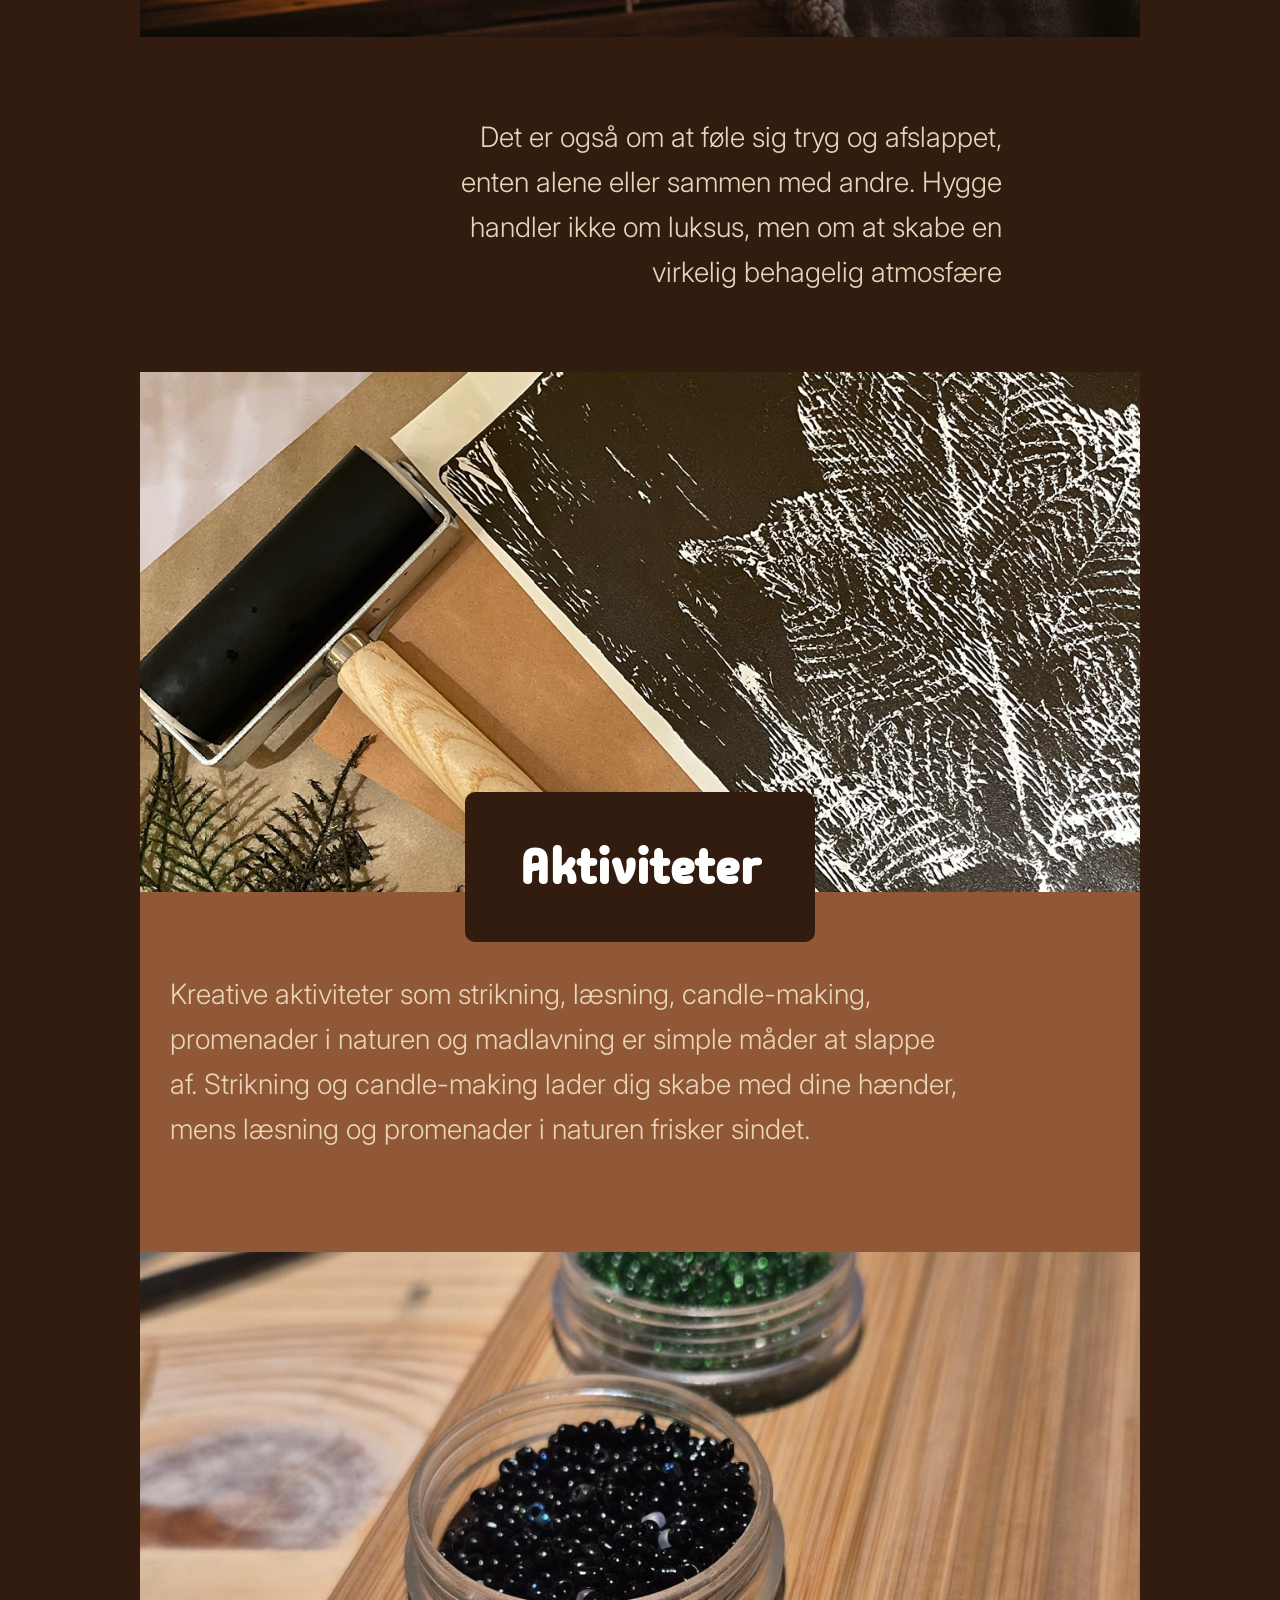
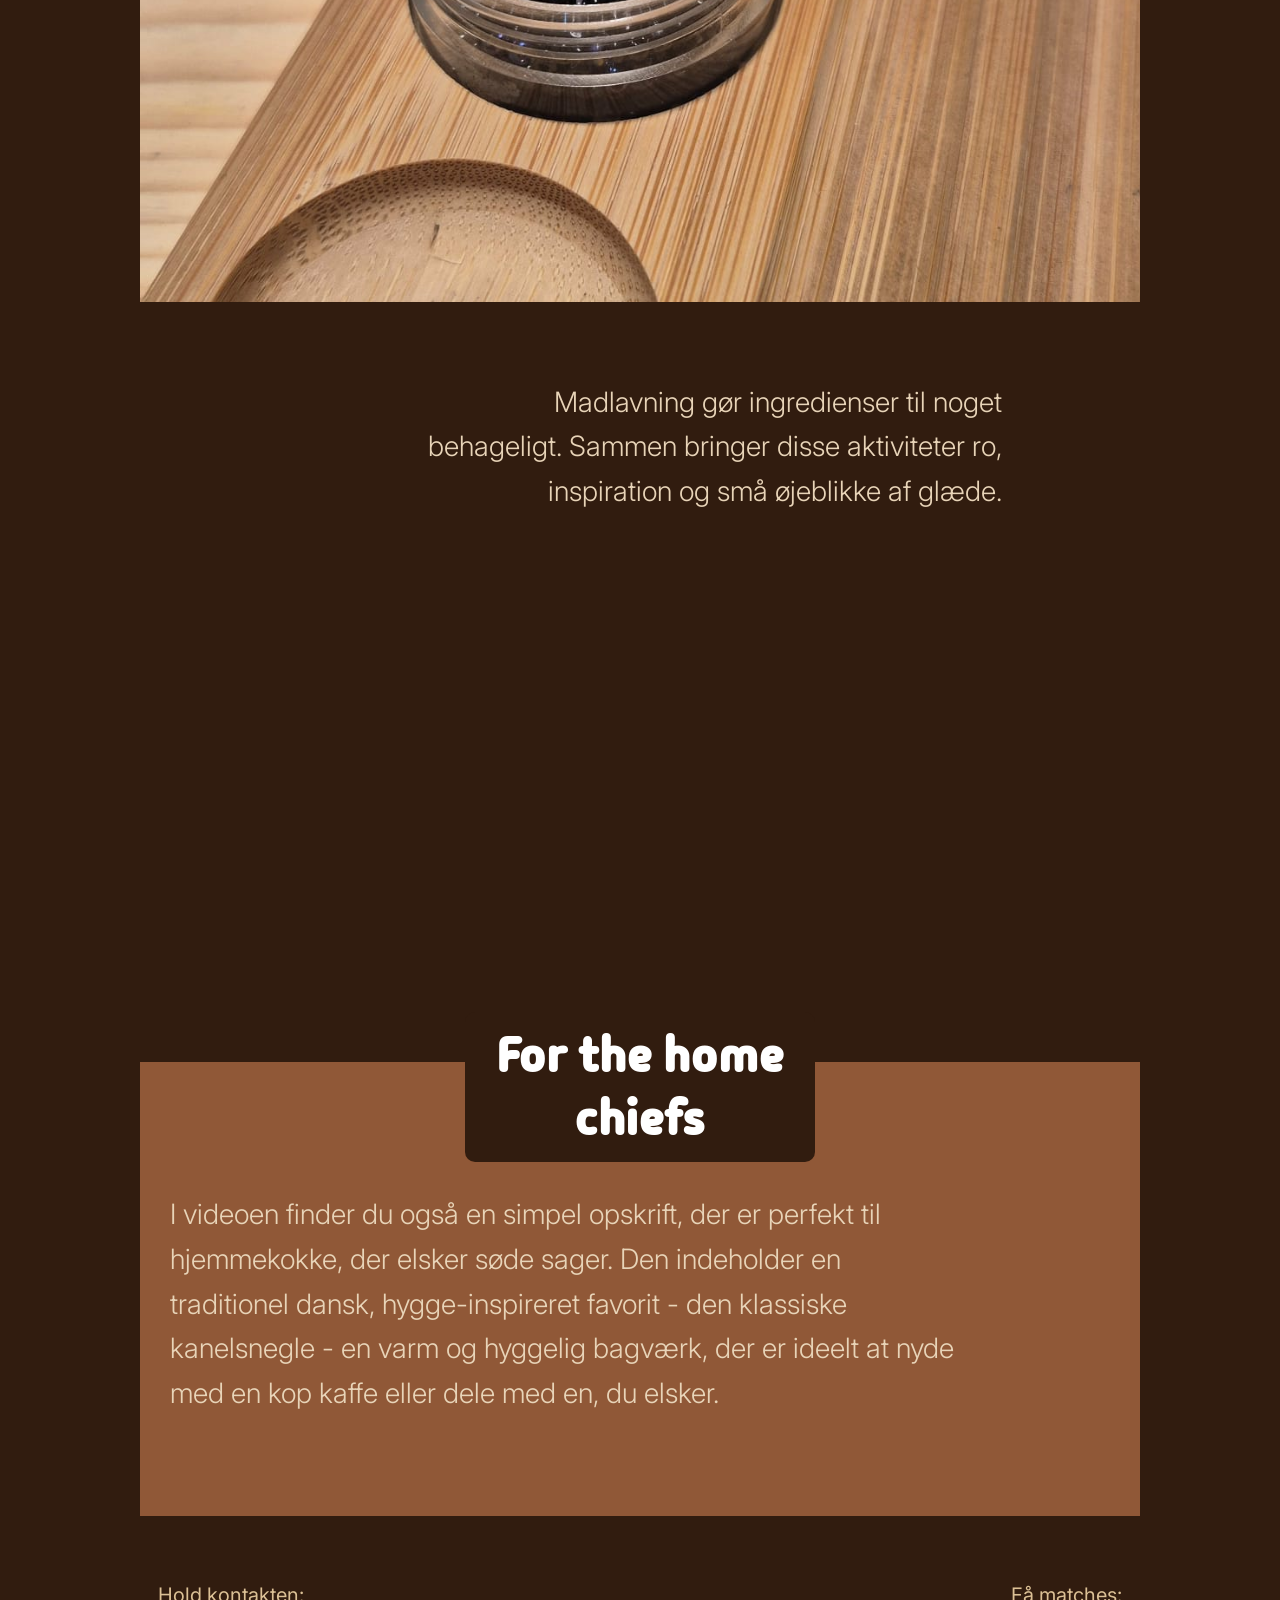
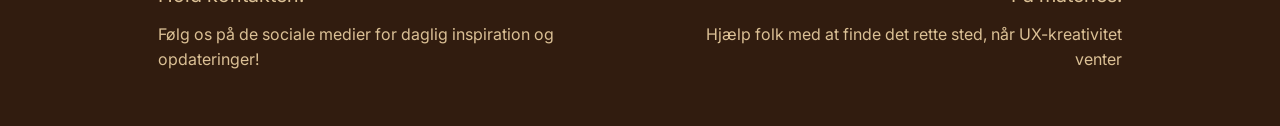
<file: translatedHygge.html>
<!DOCTYPE html>
<html lang="en">
<head>
    <meta charset="UTF-8">
    <meta name="viewport" content="width=device-width, initial-scale=1.0">
    <title>Document</title>
    <link rel="stylesheet" href="Hygge.css">
    <link rel="preconnect" href="https://fonts.googleapis.com">
    <link rel="preconnect" href="https://fonts.gstatic.com" crossorigin>
    <link href="https://fonts.googleapis.com/css2?family=Inter:ital,opsz,wght@0,14..32,100..900;1,14..32,100..900&family=Madimi+One&display=swap" rel="stylesheet">

</head>
<body>
    <!-- Header Section -->
    <header>
        <div class="nav-left">
        <button class="back-btn" onclick="window.location.href='translatedIndex.html';">
            <img src="Pictures/Back Btn.jpg" alt="Back">
        </button>
        </div>
        
        <a href="translatedIndex.html">
            <img src="Pictures/Logo.jpg" alt="Logo" class="logo">
        </a>
        
        <div class="nav-right">
            <a href="Hygge.html" class="globe-btn">
                <img src="Pictures/English.jpg" alt="Language">
            </a>
            <button class="menu-btn" onclick="toggleMenu()">
                <img src="Pictures/Hamburger Menu.jpg" alt="Menu">
            </button>
        </div>

        <!-- Hamburger Menu Overlay -->
        <div class="menu-overlay" id="menuOverlay">
            <button class="close-btn" onclick="toggleMenu()">×</button>
            <nav class="menu-content">
                <a href="translatedIndex.html">Home</a>
                <a href="translatedHygge.html">Hygge</a>
                <a href="translatedCreateAarhus.html">Create Aarhus</a>
                <a href="translatedDomen's.html">Domen's Coffee</a>
                <a href="translatedCreatingMemories.html">Create Moments</a>
                <a href="translatedQuiz.html">Quiz</a>
            </nav>
        </div>

    </header>
    <!-- Image Section 1 -->
    <section class="place-hero">
        <img src="Pictures/Hygge1.jpg" alt="Hygge1" class="place-image">
        <div class="place-title">
            <h2>Hygge</h2>
        </div>
    </section>

    <!-- Left Text 1 -->
    <section class="description-section">
        <p>Hygge er et dansk koncept, der betyder hygge og enkel komfort, ofte fundet i små hverdagsøjeblikke. Det handler om at sætte farten ned og nyde ting som blød belysning, varme drikke eller stille tid.</p>
    </section>

    <!-- Image Section 2 -->
    <section class="content-image-section">
        <img src="Pictures/Hygge2.jpg" alt="Hygge2" class="content-image">
    </section>

    <!-- Right Text 1 -->
    <section class="quote-section">
        <p>Det er også om at føle sig tryg og afslappet, enten alene eller sammen med andre. Hygge handler ikke om luksus, men om at skabe en virkelig behagelig atmosfære</p>
    </section>

    <!-- Image Section 3 -->
    <section class="place-hero">
        <img src="Pictures/Creating Moments Home.jpg" alt="Hygge1" class="place-image">
        <div class="place-title">
            <h2>Aktiviteter</h2>
        </div>
    </section>

    <!-- Left Text 2 -->
    <section class="description-section">
        <p>Kreative aktiviteter som strikning, læsning, candle-making, promenader i naturen og madlavning er simple måder at slappe af. Strikning og candle-making lader dig skabe med dine hænder, mens læsning og promenader i naturen frisker sindet.</p>
    </section>

    <!-- Image Section 4 -->
    <section class="content-image-section">
        <img src="Pictures/Hygge3.jpg" alt="Hygge2" class="content-image">
    </section>

    <!-- Right Text 2 -->
    <section class="quote-section">
        <p>Madlavning gør ingredienser til noget behageligt. Sammen bringer disse aktiviteter ro, inspiration og små øjeblikke af glæde.</p>
    </section>

    <!-- Image Section 5 -->
    <section class="place-hero">
        <iframe width="1000" height="520" src="https://www.youtube.com/embed/EGeoQnoyN8E?si=HJii-nuadoEkhbdd" title="YouTube video player" frameborder="0" allow="accelerometer; autoplay; clipboard-write; encrypted-media; gyroscope; picture-in-picture; web-share" referrerpolicy="strict-origin-when-cross-origin" allowfullscreen></iframe>
        <div class="place-title">
            <h2>For the home chiefs</h2>
        </div>
    </section>

    <!-- Left Text 2 -->
    <section class="description-section">
        <p>I videoen finder du også en simpel opskrift, der er perfekt til hjemmekokke, der elsker søde sager. Den indeholder en traditionel dansk, hygge-inspireret favorit - den klassiske kanelsnegle - en varm og hyggelig bagværk, der er ideelt at nyde med en kop kaffe eller dele med en, du elsker.</p>
    </section>

  <!-- footer section -->
    <footer>
        <div class="footer-column">
            <h4>Hold kontakten:</h4>
            <p>Følg os på de sociale medier for daglig inspiration og opdateringer!</p>
        </div>
        <div class="footer-column">
            <h4>Få matches:</h4>
            <p>Hjælp folk med at finde det rette sted, når UX-kreativitet venter</p>
        </div>
    </footer>

    <script src="Hygge.js"></script>
</body>
</html>
</file>
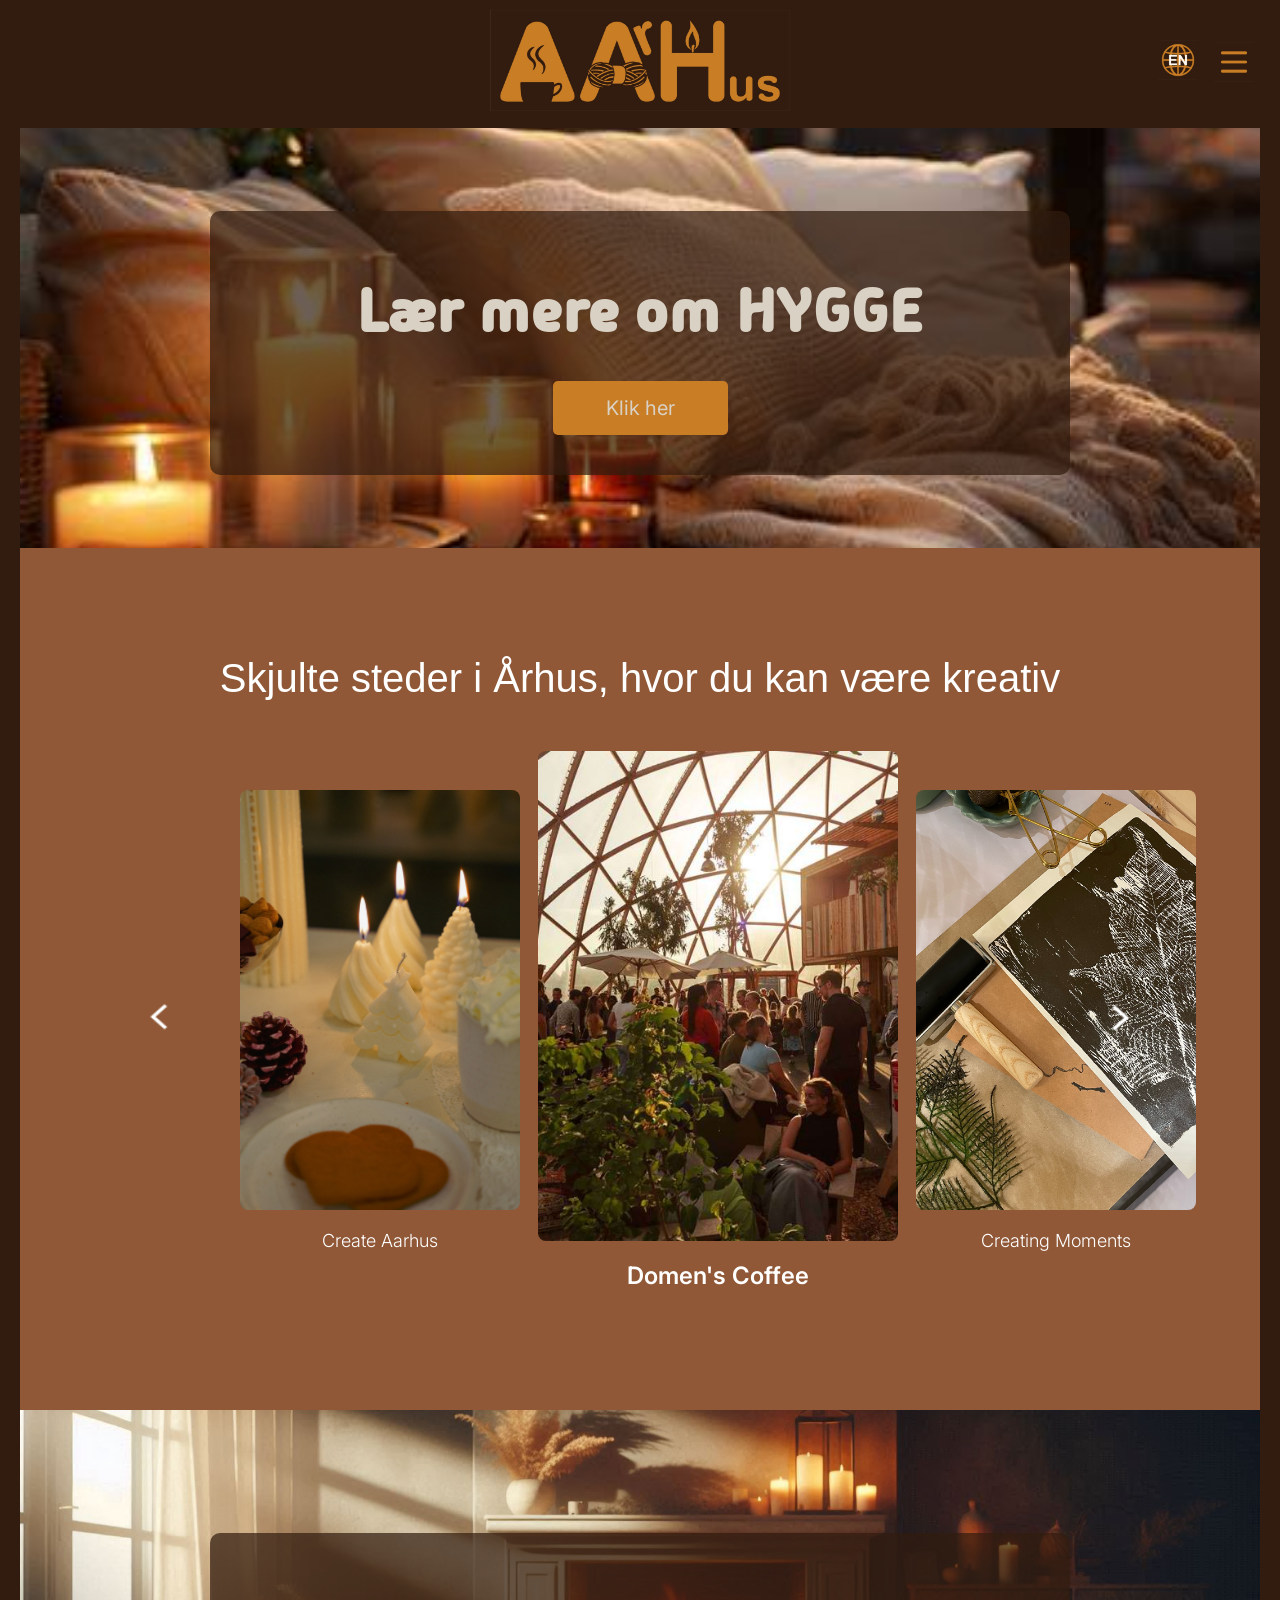
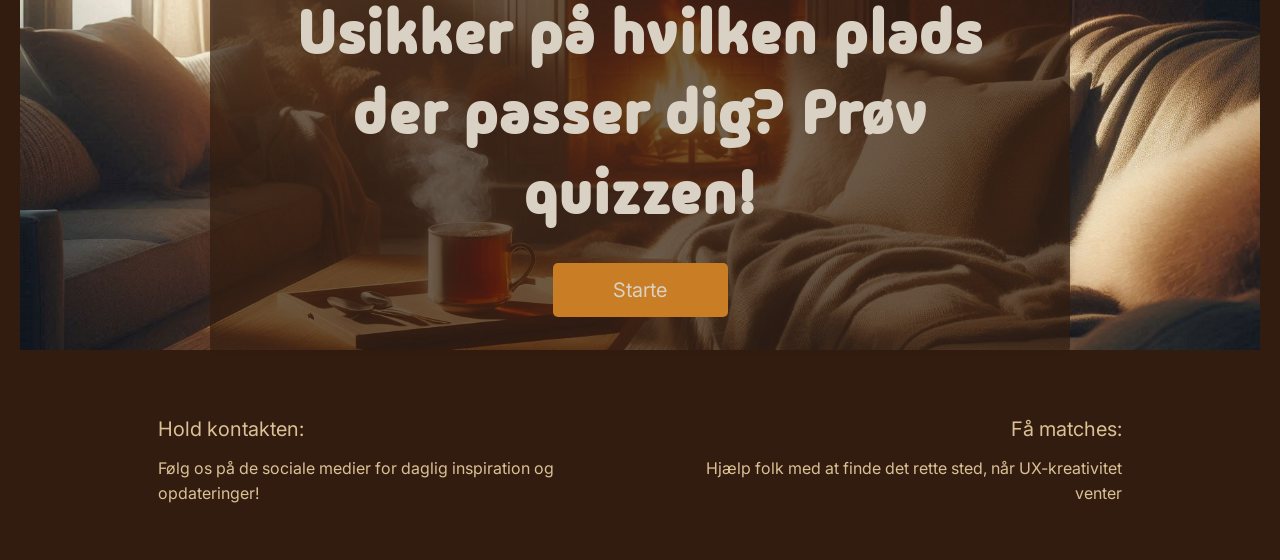
<file: translatedIndex.html>
<!DOCTYPE html>
<html lang="en">
<head>
    <meta charset="UTF-8">
    <meta name="viewport" content="width=device-width, initial-scale=1.0">
    <title>Hygge - Cozy Living</title>
    <link rel="stylesheet" href="index.css">
    <link rel="preconnect" href="https://fonts.googleapis.com">
    <link rel="preconnect" href="https://fonts.gstatic.com" crossorigin>
    <link href="https://fonts.googleapis.com/css2?family=Inter:ital,opsz,wght@0,14..32,100..900;1,14..32,100..900&family=Madimi+One&display=swap" rel="stylesheet">
</head>
<body>
     <!-- Header Section -->
    <header>
        <div class="nav-left">
        <!-- Empty but keeps balance -->
        </div>
        
        <a href="translatedIndex.html">
            <img src="Pictures/Logo.jpg" alt="Logo" class="logo">
        </a>
        
        <div class="nav-right">
            <a href="index.html" class="globe-btn">
                <img src="Pictures/English.jpg" alt="Language">
            </a>
            <button class="menu-btn" onclick="toggleMenu()">
                <img src="Pictures/Hamburger Menu.jpg" alt="Menu">
            </button>
        </div>

       <!-- Hamburger Menu Overlay -->
        <div class="menu-overlay" id="menuOverlay">
            <button class="close-btn" onclick="toggleMenu()">×</button>
            <nav class="menu-content">
                <a href="translatedIndex.html">Home</a>
                <a href="translatedHygge.html">Hygge</a>
                <a href="translatedCreateAarhus.html">Create Aarhus</a>
                <a href="translatedDomen's.html">Domen's Coffee</a>
                <a href="translatedCreatingMemories.html">Create Moments</a>
                <a href="translatedQuiz.html">Quiz</a>
            </nav>
        </div>

    </header>

  <!-- Learn More Section -->
   <section class="hero">
    <div class="hero-text">
        <h1>Lær mere om HYGGE</h1>
        <a href="translatedHygge.html">
            <button class="active-button">Klik her</button>
        </a>
    </div>
</section>

    <!-- Gallery -->
    <section class="gallery-section">
        <h2>Skjulte steder i Århus, hvor du kan være kreativ</h2>
        
        <div class="gallery">
            <button class="arrow-left">
                <img src="Pictures/Left Change.png" alt="arrow-left">
            </button>
            <div class="gallery-images">
                <a href="translatedCreateAarhus.html" class="gallery-link image-left">
                <img src="Pictures/Create Aarhus Home.jpg" alt="Candles">
                <div class="overlay">
                    <h3>Create Aarhus</h3>
                </div>
            </a>

            <a href="translatedDomen's.html" class="gallery-link image-central">
                <img src="Pictures/Domen Home.jpg" alt="Coffee Shop">
                <div class="overlay">
                    <h3>Domen's Coffee</h3>
                </div>
            </a>

            <a href="translatedCreatingMoments.html" class="gallery-link image-right">
                <img src="Pictures/Creating Moments Home.jpg" alt="Knitting">
                <div class="overlay">
                    <h3>Creating Moments</h3>
                </div>
            </a>
            </div>
            <button class="arrow-right">
                <img src="Pictures/Right Change.png" alt="arrow-right">
            </button>
        </div>
    </section>

    <!-- Hygge Quiz Section -->
    <section class="quiz-section">
        <div class="quiz-text">
            <h1>Usikker på hvilken plads der passer dig? Prøv quizzen!</h1>
            <a href="translatedQuiz.html">
            <button class="active-button">Starte</button>
        </a>
        </div>
    </section>

    <!-- footer section -->
    <footer>
        <div class="footer-column">
            <h4>Hold kontakten:</h4>
            <p>Følg os på de sociale medier for daglig inspiration og opdateringer!</p>
        </div>
        <div class="footer-column">
            <h4>Få matches:</h4>
            <p>Hjælp folk med at finde det rette sted, når UX-kreativitet venter</p>
        </div>
    </footer>

   <script src="index.js"></script>
</body>
</html>
</file>
<file: index.css>
body{
    font-size: 28px; 
    font-family: "Inter", sans-serif;
    color: #905837;
    /* font-family: "Madimi One", sans-serif; */
    background-color: #311C0F;
}
.globe-btn{
    text-decoration: none; /* Removes underline */
}

/* Header Section */
header {
            position: fixed;
            top: 0;
            left: 0;
            right: 0;
            display: grid;
            grid-template-columns: 1fr auto 1fr;
            align-items: center;
            padding: 10px 20px; /* SAME padding everywhere */
            background-color: #311C0F;
            z-index: 100;
        }

        .nav-left {
            display: flex;
            gap: 10px;
            justify-content: flex-start;
        }

        .nav-right {
            display: flex;
            gap: 10px;
            justify-content: flex-end;
        }

        .globe-btn {
            text-decoration: none;
        }

        .back-btn,
        .globe-btn,
        .menu-btn {
            background: none;
            border: none;
            cursor: pointer;
        }

        .back-btn img,
        .globe-btn img,
        .menu-btn img {
            width: 40px;
            height: 40px;
        }

        .logo {
            width: 300px;
            height: auto;
            margin: 0;
        }

/* Learn More Section */
.hero {
    max-width: 1200px;  /* Add this */
    margin: 0 auto;  /* Add this to center */
    position: relative;
    font-family: "Madimi One", sans-serif;
    color: #D9D1C4;
    height: 500px;
    background-image: url('Pictures/LearnHygge.jpg');
    background-size: cover;
    background-position: center;
    display: flex;
    align-items: center;
    justify-content: center;
    text-align: center;
    padding: 20px;
}

.hero-text {
    margin:180px 100px 50px 100px;
    width: 740px;
    background: rgba(49, 28, 15, 0.7); 
    padding: 40px 60px;
    border-radius: 10px;
}

.hero-text h1 {
    margin-top: 20px;
    font-size: 60px;
    margin-bottom: 30px;
    font-weight: bold;
    letter-spacing: 2px;
}

.active-button {
    background: #C97D25;
    width: 175px;
    color: #D9D1C4;
    border: none;
    padding: 15px 40px;
    font-size: 20px;
    font-family: "Inter", sans-serif;
    cursor: pointer;
    transition: all 0.3s ease;
    border-radius: 5px;
}

.active-button:hover {
    transform: translateY(-2px);
    box-shadow: 0 6px 20px rgba(0, 0, 0, 0.4);
}

/* Gallery */
.gallery-section {
    max-width: 1040px;  /* Add this */
    margin: 0 auto;  /* Add this to center */
    background-color: #905837;
    padding: 75px 100px 120px 100px; 
    text-align: center;
}

.gallery-section h2 {
    color: white;
    font-size: 40px;
    font-weight: 400;
    margin-bottom: 50px;  
    font-family: Arial, sans-serif;
}

.gallery {
    display: flex;
    align-items: center;
    justify-content: center;
    gap: 40px;  
    max-width: 1200px;
    margin: 0 auto;
}

.arrow-left,
.arrow-right {
    background: none;
    border: none;
    cursor: pointer;
    padding: 15px;
    transition: opacity 0.3s;
    flex-shrink: 0;
}

.arrow-left:hover,
.arrow-right:hover {
    opacity: 0.7;
}

.arrow-left img,
.arrow-right img {
    width: 50px; 
    height: 50px;
    filter: brightness(0) invert(1);
}

.gallery-images {
    display: flex;
    gap: 18px;  
    align-items: center;
}

.image-left,
.image-central,
.image-right {
    display: flex;
    flex-direction: column;
    cursor: pointer;
    transition: transform 0.3s;
}

.image-left:hover,
.image-central:hover,
.image-right:hover {
    transform: scale(1.02);
}

.image-left,
.image-right {
    flex: 0 0 280px; 
}

.image-central {
    flex: 0 0 360px; 
}

.image-left img,
.image-right img {
    width: 100%;
    height: 420px;  
    object-fit: cover;
    display: block;
    border-radius: 8px;
}

.image-central img {
    width: 100%;
    height: 490px;  
    object-fit: cover;
    display: block;
    border-radius: 8px;
}

.overlay {
    color: white;
    padding: 20px 10px 0;  
    text-align: center;
    background: none;
}

.overlay h3 {
    font-size: 18px;  
    margin: 0;
    font-weight: 300;
}

.image-central .overlay h3 {
    font-size: 24px; 
    font-weight: 600;
}

/* Quiz Section */
.quiz-text{
    margin:180px 100px 50px 100px;
    width: 740px;
    background: rgba(49, 28, 15, 0.7);  /* semi-transparent dark box */
    padding: 40px 60px;
    border-radius: 10px;
}

.quiz-text h1{
    margin-top: 20px;
    font-size: 60px;
    margin-bottom: 30px;
    font-weight: bold;
    letter-spacing: 2px;
}
.quiz-section {
    max-width: 1200px;  /* Add this */
    margin: 0 auto;  /* Add this to center */
    position: relative;
    font-family: "Madimi One", sans-serif;
    color: #D9D1C4;
    height: 500px;
    background-image: url('Pictures/Quiz.jpg');
    background-size: cover;
    background-position: center;
    display: flex;
    align-items: center;
    justify-content: center;
    text-align: center;
    padding: 20px;
}

/* Footer */
footer {
    background-color: #311C0F;
    color: #DBC095;
    padding: 40px 150px;  /* Match the text box positioning */
    display: flex;
    justify-content: space-between;
    align-items: flex-start;
    gap: 100px;
}

.footer-column {
    flex: 1;
}

.footer-column h4 {
    font-size: 20px;
    font-weight: 400;
    margin-bottom: 15px;
    color: #DBC095;
}

.footer-column p {
    font-size: 16px;
    line-height: 1.6;
    margin: 5px 0;
    color: #DBC095;
}

.footer-column a {
    color: #DBC095;
    text-decoration: underline;
    display: block;
    margin: 5px 0;
    font-size: 12px;
}

.footer-column a:hover {
    opacity: 0.8;
}

.footer-column:last-child {
    text-align: right;
}




.gallery-link {
    text-decoration: none;
    color: inherit;
}

.gallery-link:hover {
    text-decoration: none;
}

.gallery-link {
    text-decoration: none;
    color: inherit;
    display: flex;  /* Add this */
    flex-direction: column;  /* Add this */
}

.gallery-link:hover {
    text-decoration: none;
}

/* Update these to remove duplicate flex properties */
.image-left,
.image-central,
.image-right {
    cursor: pointer;
    transition: transform 0.3s;
}

.image-left:hover,
.image-central:hover,
.image-right:hover {
    transform: scale(1.02);
}

.gallery-link.image-left,
.gallery-link.image-right {
    flex: 0 0 280px;
}

.gallery-link.image-central {
    flex: 0 0 360px;
}

/* Hamburger Menu Overlay */
.menu-overlay {
    position: fixed;
    top: 0;
    right: -100%;
    width: 350px;
    height: 100%;
    background-color: #3D2817;
    z-index: 1000;
    transition: right 0.3s ease;
    box-shadow: -2px 0 10px rgba(0, 0, 0, 0.3);
}

.menu-overlay.active {
    right: 0;
}

.close-btn {
    position: absolute;
    top: 20px;
    right: 30px;
    background: none;
    border: none;
    color: #DBC095;
    font-size: 50px;
    cursor: pointer;
    line-height: 1;
}

.close-btn:hover {
    color: #C97D25;
}

.menu-content {
    display: flex;
    flex-direction: column;
    padding: 80px 40px;
    gap: 30px;
}

.menu-content a {
    color: #DBC095;
    text-decoration: none;
    font-size: 28px;
    font-family: "Inter", sans-serif;
    transition: color 0.3s ease;
    padding: 10px 0;
    border-bottom: 1px solid rgba(219, 192, 149, 0.2);
}

.menu-content a:hover {
    color: #C97D25;
    padding-left: 10px;
}

/* Optional: Backdrop overlay */
.menu-backdrop {
    position: fixed;
    top: 0;
    left: 0;
    width: 100%;
    height: 100%;
    background-color: rgba(0, 0, 0, 0.5);
    z-index: 999;
    display: none;
}

.menu-backdrop.active {
    display: block;
}



@media (max-width: 900px) {

    body {
        font-size: 22px;
    }

    /* HEADER */
    .logo {
        margin-left: 0;
        width: 220px;
    }

    header {
        padding: 10px 20px;
    }

    /* HERO */
    .hero {
        height: 420px;
    }

    .hero-text {
        width: 90%;
        margin: 120px auto 0;
        padding: 30px 40px;
    }

    .hero-text h1 {
        font-size: 44px;
    }

    /* GALLERY */
    .gallery-section {
        padding: 60px 40px 80px;
    }

    .gallery {
        gap: 25px;
    }

    .gallery-images {
        gap: 12px;
    }

    .gallery-link.image-left,
    .gallery-link.image-right {
        flex: 0 0 220px;
    }

    .gallery-link.image-central {
        flex: 0 0 280px;
    }

    .image-left img,
    .image-right img {
        height: 340px;
    }

    .image-central img {
        height: 400px;
    }

    /* QUIZ */
    .quiz-section {
        height: 420px;
    }

    .quiz-text {
        width: 90%;
        margin: 120px auto 0;
        padding: 30px 40px;
    }

    .quiz-text h1 {
        font-size: 44px;
    }

    /* FOOTER */
    footer {
        padding: 40px 70px;
        gap: 60px;
    }
}



@media (max-width: 600px) {

    body {
        font-size: 16px;
    }

    /* HEADER */
    header {
        padding: 10px 14px;
    }

    .logo {
        width: 150px;
        margin: 0 auto;
        display: block;
    }

    .back-btn img,
    .globe-btn img,
    .menu-btn img {
        width: 28px;
        height: 28px;
    }

    /* HERO */
    .hero {
        height: 260px;
        padding: 12px;
    }

    .hero-text {
        width: 100%;
        margin: 0;
        padding: 18px 16px;
        border-radius: 8px;
    }

    .hero-text h1 {
        font-size: 22px;
        line-height: 1.3;
        letter-spacing: 0.5px;
        margin-bottom: 16px;
    }

    .active-button {
        width: 120px;
        font-size: 14px;
        padding: 10px 14px;
    }

    /* GALLERY */
    .gallery-section {
        padding: 50px 20px 60px;
        background-color: #905837;
    }

    .gallery-section h2 {
        font-size: 20px;
        line-height: 1.3;
        margin-bottom: 30px;
        color: white;
        padding: 0 10px;
    }

    /* Keep arrows visible but smaller on mobile */
    .arrow-left,
    .arrow-right {
        padding: 8px;
        flex-shrink: 0;
    }

    .arrow-left img,
    .arrow-right img {
        width: 30px;
        height: 30px;
        filter: brightness(0) invert(1);
    }

    .gallery {
        width: 100%;
        justify-content: center;
        gap: 8px;
        align-items: center;
    }

    /* Single row of 3 cards */
    .gallery-images {
        display: grid;
        grid-template-columns: repeat(3, 1fr);
        gap: 10px;
        width: 100%;
        max-width: 100%;
        align-items: start;
    }

    /* Reset all flex properties */
    .gallery-link,
    .gallery-link.image-left,
    .gallery-link.image-central,
    .gallery-link.image-right {
        width: 100%;
        flex: none !important;
    }

    /* Uniform card images - increased size */
    .image-left img,
    .image-central img,
    .image-right img {
        width: 100%;
        height: 150px;
        object-fit: cover;
        border-radius: 8px;
    }

    /* Slightly taller center image */
    .gallery-link.image-central img {
        height: 165px;
    }

    /* Text under images */
    .overlay {
        padding: 8px 2px 0;
        text-align: center;
        background: transparent;
    }

    .overlay h3,
    .image-central .overlay h3 {
        font-size: 10px;
        font-weight: 500;
        line-height: 1.2;
        color: white;
    }

    /* QUIZ */
    .quiz-section {
        height: 260px;
        padding: 12px;
    }

    .quiz-text {
        width: 100%;
        margin: 0;
        padding: 18px 16px;
        border-radius: 8px;
    }

    .quiz-text h1 {
        font-size: 20px;
        line-height: 1.3;
        letter-spacing: 0.5px;
        margin-bottom: 16px;
    }

    /* MENU */
    .menu-overlay {
        width: 100%;
    }

    .menu-content a {
        font-size: 22px;
    }

    /* Footer */
    footer {
        padding: 20px 15px;
        gap: 15px;
    }
    
    .footer-column {
        margin-bottom: 10px;
    }
    
    .footer-column h4 {
        font-size: 14px;
        margin-bottom: 6px;
    }
    
    .footer-column p {
        font-size: 12px;
        line-height: 1.3;
    }
}

/* EXTRA SMALL MOBILE */
@media (max-width: 400px) {
    .gallery-images {
        gap: 8px;
    }

    .image-left img,
    .image-central img,
    .image-right img {
        height: 110px;
    }

    .gallery-link.image-central img {
        height: 125px;
    }

    .overlay h3,
    .image-central .overlay h3 {
        font-size: 9px;
    }

    .arrow-left img,
    .arrow-right img {
        width: 25px;
        height: 25px;
    }

    .hero-text h1 {
        font-size: 20px;
    }

    .quiz-text h1 {
        font-size: 18px;
    }
}
</file>
<file: Places.css>
html {
    scroll-behavior: smooth;
}

/* Add padding to body to prevent content from hiding under fixed header */
body {
    /* padding-top: 100px;  Adjust this value based on your header height */
    font-size: 28px; 
    font-family: "Inter", sans-serif;
    color: #DBC095;
    background-color: #311C0F;
}

/* Header Section */
header {
            position: fixed;
            top: 0;
            left: 0;
            right: 0;
            display: grid;
            grid-template-columns: 1fr auto 1fr;
            align-items: center;
            padding: 10px 20px; /* SAME padding everywhere */
            background-color: #311C0F;
            z-index: 100;
        }

        .nav-left {
            display: flex;
            gap: 10px;
            justify-content: flex-start;
        }

        .nav-right {
            display: flex;
            gap: 10px;
            justify-content: flex-end;
        }

        .globe-btn {
            text-decoration: none;
        }

        .back-btn,
        .globe-btn,
        .menu-btn {
            background: none;
            border: none;
            cursor: pointer;
        }

        .back-btn img,
        .globe-btn img,
        .menu-btn img {
            width: 40px;
            height: 40px;
        }

        .logo {
            width: 300px;
            height: auto;
            margin: 0;
        }

/* Info Banner Section */
.info-banner {
    max-width: 1200px;
    margin: 0 auto;
    background-color: #311C0F;
    padding: 120px 20px 10px 20px;
}

.info-container {
    display: flex;
    justify-content: center;
    align-items: center;
    gap: 80px; /* Space between items */
}

.info-item {
    display: flex;
    align-items: center;
    gap: 15px;
    color: white;
    font-size: 24px;
    font-weight: 500;
}

.info-item:nth-child(2) {
    /* This is the location icon in the center */
    justify-content: center;
}

.info-icon {
    width: 40px;
    height: 40px;
}

.info-item:nth-child(2) .info-icon {
    height: 60px;
    width: auto;
}

.info-item:nth-child(2) .info-icon {
    height: 60px;
}

.info-icon {
    width: 40px;
    height: 40px;
}

 /* Image Section 1  */
.place-hero {
    max-width: 1000px;  /* Add this */
    margin: 0 auto;  /* Add this to center */
    position: relative;
    height: 520px;
    overflow: visible;
    margin-bottom: 0;
}

.place-image {
    width: 100%;
    height: 100%;
    object-fit: cover;
}

.place-title {
    position: absolute;
    bottom: -50px;
    left: 50%;
    transform: translateX(-50%);
    background-color: #311C0F;
    
    /* Set specific size */
    width:350px;          /* Your desired width */
    height: 150px;         /* Your desired height */
    
    /* Center text inside */
    display: flex;
    justify-content: center;  /* Horizontal center */
    align-items: center;      /* Vertical center */
    
    border-radius: 10px;
    z-index: 10;
}

.place-title h2 {
    color: white;
    font-size: 48px;
    font-weight: 600;
    margin: 0;
    font-family: "Madimi One", sans-serif;
    letter-spacing: 1px;
    text-align: center;      /* Center multi-line text */
}

/* Left Text With Square */
.description-section-with-square {
    max-width: 800px;  /* Add this */
    margin: 0 auto;  /* Add this to center */
    background-color: #905837;
    padding: 120px 100px 50px 100px;  /* Balanced padding */
    text-align: left;
    margin-top: -50px;  /* Match the bottom value of place-title */
}

/* Left Text 1 */
.description-section {
    max-width: 800px;  /* Add this */
    margin: 0 auto;  /* Add this to center */
    background-color: #905837;
    padding: 50px 100px 50px 100px;  /* Balanced padding */
    text-align: left;
}

.description-section-with-square p,
.description-section p {
    color: #E8D4B8;
    line-height: 1.6;
    margin: 0 80px 0 0;  /* Remove the right margin (was: margin: 0 200px 0 0;) */
    margin-left: -70px;  /* Or use a negative value like -50px to move further left */
    font-weight: 300;
    max-width: 1200px;
}

/* Image Section 2 */
.content-image-section {
    max-width: 1000px;  /* Add this */
    margin: 0 auto;  /* Add this to center */
    width: 100%;
    height: 650px;
    overflow: hidden;
}

.content-image {
    width: 100%;
    height: 100%;
    object-fit: cover;
    display: block;
}

/* Right Text 1 */
.quote-section {
    max-width: 800px;  /* Add this */
    margin: 0 auto;  /* Add this to center */
    background-color: #311C0F;
    padding: 50px 270px 50px 420px;  /* Large left padding, smaller right */
    text-align: right;
}

.quote-section p {
    color: #E8D4B8;
    font-size: 28px;
    line-height: 1.6;
    font-weight: 300;
    margin-left: auto;  /* Push to the right */
}

a{
    color: #C97D25;
}

/* Hamburger Menu Overlay */
.menu-overlay {
    position: fixed;
    top: 0;
    right: -100%;
    width: 350px;
    height: 100%;
    background-color: #3D2817;
    z-index: 1000;
    transition: right 0.3s ease;
    box-shadow: -2px 0 10px rgba(0, 0, 0, 0.3);
}

.menu-overlay.active {
    right: 0;
}

.close-btn {
    position: absolute;
    top: 20px;
    right: 30px;
    background: none;
    border: none;
    color: #DBC095;
    font-size: 50px;
    cursor: pointer;
    line-height: 1;
}

.close-btn:hover {
    color: #C97D25;
}

.menu-content {
    display: flex;
    flex-direction: column;
    padding: 80px 40px;
    gap: 30px;
}

.menu-content a {
    color: #DBC095;
    text-decoration: none;
    font-size: 28px;
    font-family: "Inter", sans-serif;
    transition: color 0.3s ease;
    padding: 10px 0;
    border-bottom: 1px solid rgba(219, 192, 149, 0.2);
}

.menu-content a:hover {
    color: #C97D25;
    padding-left: 10px;
}

/* Footer */
footer {
    background-color: #311C0F;
    color: #DBC095;
    padding: 40px 150px;  /* Match the text box positioning */
    display: flex;
    justify-content: space-between;
    align-items: flex-start;
    gap: 100px;
}

.footer-column {
    flex: 1;
}

.footer-column h4 {
    font-size: 20px;
    font-weight: 400;
    margin-bottom: 15px;
    color: #DBC095;
}

.footer-column p {
    font-size: 16px;
    line-height: 1.6;
    margin: 5px 0;
    color: #DBC095;
}

.footer-column a {
    color: #DBC095;
    text-decoration: underline;
    display: block;
    margin: 5px 0;
    font-size: 12px;
}

.footer-column a:hover {
    opacity: 0.8;
}

.footer-column:last-child {
    text-align: right;
}
/* Mobile Responsive - Screens under 900px */
@media screen and (max-width: 900px) {
    
    /* Header adjustments */
    header {
        padding: 10px 20px;
    }
    
    .logo {
        width: 200px;
        margin-left: 0;
    }
    
    .back-btn img,
    .globe-btn img,
    .menu-btn img {
        width: 35px;
        height: 35px;
    }
    
    /* Info Banner - KEEP IN ONE LINE */
    .info-banner {
        padding: 70px 5px 0px 5px;
        overflow-x: auto; /* Allow horizontal scroll if needed */
    }
    
    .info-container {
        gap: 40px;
        flex-wrap: nowrap; /* Keep items in one line */
        justify-content: center;
        min-width: fit-content; /* Ensure all items are visible */
    }
    
    .info-item {
        width: auto;
        font-size: 18px;
        gap: 10px;
        flex-shrink: 0; /* Prevent items from shrinking */
    }
    
    .info-icon {
        width: 30px;
        height: 30px;
    }
    
    .info-item:nth-child(2) .info-icon {
        height: 45px;
        width: auto;
    }
    
    /* Place Hero Section */
    .place-hero {
        height: 350px;
        max-width: 100%;
    }
    
    .place-title {
        width: 280px;
        height: 120px;
        bottom: -40px;
    }
    
    .place-title h2 {
        font-size: 36px;
    }
    
  /* Description Sections */
    .description-section-with-square {
        padding: 100px 30px 30px 30px;  /* Changed right padding from 5px to 30px */
        max-width: 100%;
        margin-top: -40px;
    }

    .description-section {
        padding: 30px 30px 30px 30px;  /* Changed right padding from 0px to 30px */
        max-width: 100%;
    }

    .description-section-with-square p,
    .description-section p {
        font-size: 18px;  /* Same size */
        line-height: 1.5;  /* Same line height */
        font-weight: 300;  /* Same weight */
        margin: 0;
    }

    /* Content Image Section */
    .content-image-section {
        height: 500px;
        max-width: 100%;
    }
    
    /* Quote Section - KEEP RIGHT ALIGNED */
    .quote-section {
        padding: 30px 50px 30px 30px;
        text-align: right; /* Keep text right-aligned */
        max-width: 100%;
    }
    
    .quote-section p {
        font-size: 24px;
        margin-left: auto; /* Keep pushing to the right */
    }
    
    /* Menu Overlay */
    .menu-overlay {
        width: 280px;
    }
    
    .menu-content {
        padding: 60px 30px;
        gap: 20px;
    }
    
    .menu-content a {
        font-size: 24px;
    }
    
    /* Footer */
    footer {
        flex-direction: column;
        padding: 30px 20px;
        gap: 30px;
    }
    
    .footer-column:last-child {
        text-align: left;
    }
    
    .footer-column h4 {
        font-size: 18px;
    }
    
    .footer-column p {
        font-size: 14px;
    }
    
    .logo{
        display: none;
    }
}

/* Extra small screens - under 600px */
@media screen and (max-width: 600px) {
    
    body {
        font-size: 22px;
    }
    
    .logo {
        width: 150px;
    }
    
    .back-btn img,
    .globe-btn img,
    .menu-btn img {
        width: 30px;
        height: 30px;
    }
    
    /* Info Container - STAY IN ONE LINE */
    .info-banner {
        padding: 50px 5px 0px 5px;
    }
    
    .info-container {
        gap: 25px;
        flex-wrap: nowrap; /* Keep in one line */
    }
    
    .info-item {
        font-size: 16px;
        gap: 8px;
    }
    
    .info-icon {
        width: 28px;
        height: 28px;
    }
    
    .info-item:nth-child(2) .info-icon {
        height: 40px;
    }
    
    .place-hero {
        height: 250px;
    }
    
    .place-title {
        width: 220px;
        height: 100px;
        bottom: -30px;
    }
    
    .place-title h2 {
        font-size: 28px;
    }
    
    .description-section-with-square {
        padding: 80px 20px 20px 20px;
        margin-top: -30px;
    }
    
    .description-section {
        padding: 20px;
    }
    
    .description-section p {
        font-size: 20px;
    }
    
    .content-image-section {
        height: 400px;
    }
    
    /* Quote Section - KEEP RIGHT ALIGNED */
    .quote-section {
        padding: 20px 30px 20px 20px;
        text-align: right; /* Keep right-aligned */
    }
    
    .quote-section p {
        font-size: 20px;
        margin-left: auto; /* Keep pushing to the right */
    }
    
    .menu-overlay {
        width: 100%;
    }
    
    .menu-content a {
        font-size: 22px;
    }
footer {
        flex-direction: row;
        padding: 30px 20px;
        gap: 30px;
        justify-content: space-between;
    }
    
    .footer-column {
        flex: 1;
        margin-bottom: 0;
    }
    
    /* Keep right column right-aligned on mobile */
    .footer-column:last-child {
        text-align: right;
    }
    
    .footer-column h4 {
        font-size: 14px;
        margin-bottom: 6px;
    }
    
    .footer-column p {
        font-size: 12px;
        line-height: 1.3;
        margin: 3px 0;
    }
    
    .footer-column a {
        font-size: 12px;
        margin: 6px 0;
    }

    .logo{
        display: none;
    }
}
</file>
<file: Hygge.css>
body{
    padding-top: 100px;  /* Adjust this value based on your header height */
    font-size: 28px; 
    font-family: "Inter", sans-serif;
    color: #DBC095;
    /* font-family: "Madimi One", sans-serif; */
    background-color: #311C0F;
}

/* Header Section */
header {
            position: fixed;
            top: 0;
            left: 0;
            right: 0;
            display: grid;
            grid-template-columns: 1fr auto 1fr;
            align-items: center;
            padding: 10px 20px; /* SAME padding everywhere */
            background-color: #311C0F;
            z-index: 100;
        }

        .nav-left {
            display: flex;
            gap: 10px;
            justify-content: flex-start;
        }

        .nav-right {
            display: flex;
            gap: 10px;
            justify-content: flex-end;
        }

        .globe-btn {
            text-decoration: none;
        }

        .back-btn,
        .globe-btn,
        .menu-btn {
            background: none;
            border: none;
            cursor: pointer;
        }

        .back-btn img,
        .globe-btn img,
        .menu-btn img {
            width: 40px;
            height: 40px;
        }

        .logo {
            width: 300px;
            height: auto;
            margin: 0;
        }

/* Hamburger Menu Overlay */
.menu-overlay {
    position: fixed;
    top: 0;
    right: -100%;
    width: 350px;
    height: 100%;
    background-color: #3D2817;
    z-index: 1000;
    transition: right 0.3s ease;
    box-shadow: -2px 0 10px rgba(0, 0, 0, 0.3);
}

.menu-overlay.active {
    right: 0;
}

.close-btn {
    position: absolute;
    top: 20px;
    right: 30px;
    background: none;
    border: none;
    color: #DBC095;
    font-size: 50px;
    cursor: pointer;
    line-height: 1;
}

.close-btn:hover {
    color: #C97D25;
}

.menu-content {
    display: flex;
    flex-direction: column;
    padding: 80px 40px;
    gap: 30px;
}

.menu-content a {
    color: #DBC095;
    text-decoration: none;
    font-size: 28px;
    font-family: "Inter", sans-serif;
    transition: color 0.3s ease;
    padding: 10px 0;
    border-bottom: 1px solid rgba(219, 192, 149, 0.2);
}

.menu-content a:hover {
    color: #C97D25;
    padding-left: 10px;
}

/* Image Section 1  */
.place-hero {
    max-width: 1000px;  /* Add this */
    margin: 0 auto;  /* Add this to center */
    position: relative;
    height: 520px;
    overflow: visible;
    margin-bottom: 0;
}

.place-image {
    width: 100%;
    height: 100%;
    object-fit: cover;
}

.place-title {
    position: absolute;
    bottom: -50px;
    left: 50%;
    transform: translateX(-50%);
    background-color: #311C0F;
    
    /* Set specific size */
    width:350px;          /* Your desired width */
    height: 150px;         /* Your desired height */
    
    /* Center text inside */
    display: flex;
    justify-content: center;  /* Horizontal center */
    align-items: center;      /* Vertical center */
    
    border-radius: 10px;
    z-index: 10;
}

.place-title h2 {
    color: white;
    font-size: 48px;
    font-weight: 600;
    margin: 0;
    font-family: "Madimi One", sans-serif;
    letter-spacing: 1px;
    text-align: center;      /* Center multi-line text */
}

/* Left Text 1 */
.description-section {
     max-width: 800px;  /* Add this */
    margin: 0 auto;  /* Add this to center */
    background-color: #905837;
    padding: 130px 100px 100px 100px;  /* Balanced padding */
    text-align: left;
    margin-top: -50px;  /* Match the bottom value of place-title */
}

.description-section-with-square p,
.description-section p {
    color: #E8D4B8;
    line-height: 1.6;
    margin: 0 80px 0 0;  /* Remove the right margin (was: margin: 0 200px 0 0;) */
    margin-left: -70px;  /* Or use a negative value like -50px to move further left */
    font-weight: 300;
    max-width: 1200px;
}


/* Image Section 2 */
.content-image-section {
    max-width: 1000px;  /* Add this */
    margin: 0 auto;  /* Add this to center */
    width: 100%;
    height: 650px;
    overflow: hidden;
}

.content-image {
    width: 100%;
    height: 100%;
    object-fit: cover;
    display: block;
}

/* Right Text 1 */
.quote-section {
    max-width: 800px;  /* Add this */
    margin: 0 auto;  /* Add this to center */
    background-color: #311C0F;
    padding: 50px 270px 50px 420px;  /* Large left padding, smaller right */
    text-align: right;
}

.quote-section p {
    color: #E8D4B8;
    font-size: 28px;
    line-height: 1.6;
    font-weight: 300;
    margin-left: auto;  /* Push to the right */
}

/* Footer */
footer {
    background-color: #311C0F;
    color: #DBC095;
    padding: 40px 150px;  /* Match the text box positioning */
    display: flex;
    justify-content: space-between;
    align-items: flex-start;
    gap: 100px;
}

.footer-column {
    flex: 1;
}

.footer-column h4 {
    font-size: 20px;
    font-weight: 400;
    margin-bottom: 15px;
    color: #DBC095;
}

.footer-column p {
    font-size: 16px;
    line-height: 1.6;
    margin: 5px 0;
    color: #DBC095;
}

.footer-column a {
    color: #DBC095;
    text-decoration: underline;
    display: block;
    margin: 5px 0;
    font-size: 12px;
}

.footer-column a:hover {
    opacity: 0.8;
}

.footer-column:last-child {
    text-align: right;
}
@media (max-width: 900px) {
    body {
        font-size: 22px;
    }

    .logo {
        width: 220px;
        margin-left: 30px;
    }

    .back-btn img,
    .globe-btn img,
    .menu-btn img {
        width: 34px;
        height: 34px;
    }

    .place-hero {
        height: 420px;
    }

    .place-title {
        width: 300px;
        height: 130px;
        bottom: -45px;
    }

    .place-title h2 {
        font-size: 38px;
    }

    .description-section {
        padding: 120px 50px 80px 50px;
    }

    .content-image-section {
        height: 500px;
    }

    .quote-section {
        padding: 80px 120px 80px 180px;
    }

    footer {
        padding: 40px 70px;
        gap: 60px;
    }
    
    .logo{
        display: none;
    }
}

@media (max-width: 600px) {

    body {
        font-size: 18px;
        padding-top: 50px;
    }

    /* Header */
    header {
        padding: 8px 12px;
    }

    .logo {
        width: 160px;
        margin-left: 10px;
    }

    .back-btn img,
    .globe-btn img,
    .menu-btn img {
        width: 28px;
        height: 28px;
    }

    /* HERO SECTIONS */
    .place-hero {
        max-width: 100%;
        height: 260px;
        margin: 0;
    }

    .place-image {
        width: 100%;
        height: 100%;
        object-fit: cover;
    }

    .place-title {
        width: 220px;
        height: 95px;
        bottom: -30px;
        border-radius: 12px;
    }

    .place-title h2 {
        font-size: 28px;
    }

    /* TEXT CARDS */
    .description-section,
    .quote-section {
        max-width: 100%;
        margin: 0;
        padding: 70px 22px 50px 22px;
        text-align: left;
    }

    .quote-section {
        text-align: right;
        padding: 50px 22px;
    }

    .description-section p{
        font-size: 18px;  /* Same size */
        line-height: 1.5;  /* Same line height */
        font-weight: 300;  /* Same weight */
        margin: 0;
    }

    .quote-section p {
        font-size: 18px;
        line-height: 1.6;
    }

    /* IMAGE SECTIONS */
    .content-image-section {
        max-width: 100%;
        height: 320px;
    }

    .content-image {
        width: 100%;
        height: 100%;
        object-fit: cover;
    }

    /* VIDEO RESPONSIVE */
    .place-hero iframe {
        width: 100%;
        height: 100%;
    }

    /* MENU */
    .menu-overlay {
        width: 100%;
    }

  /* Footer */
    footer {
        padding: 20px 15px;
        gap: 15px;
    }
    
    .footer-column {
        margin-bottom: 10px;
    }
    
    .footer-column h4 {
        font-size: 14px;
        margin-bottom: 6px;
    }
    
    .footer-column p {
        font-size: 12px;
        line-height: 1.3;
    }
    
    .logo{
        display: none;
    }
}
</file>
